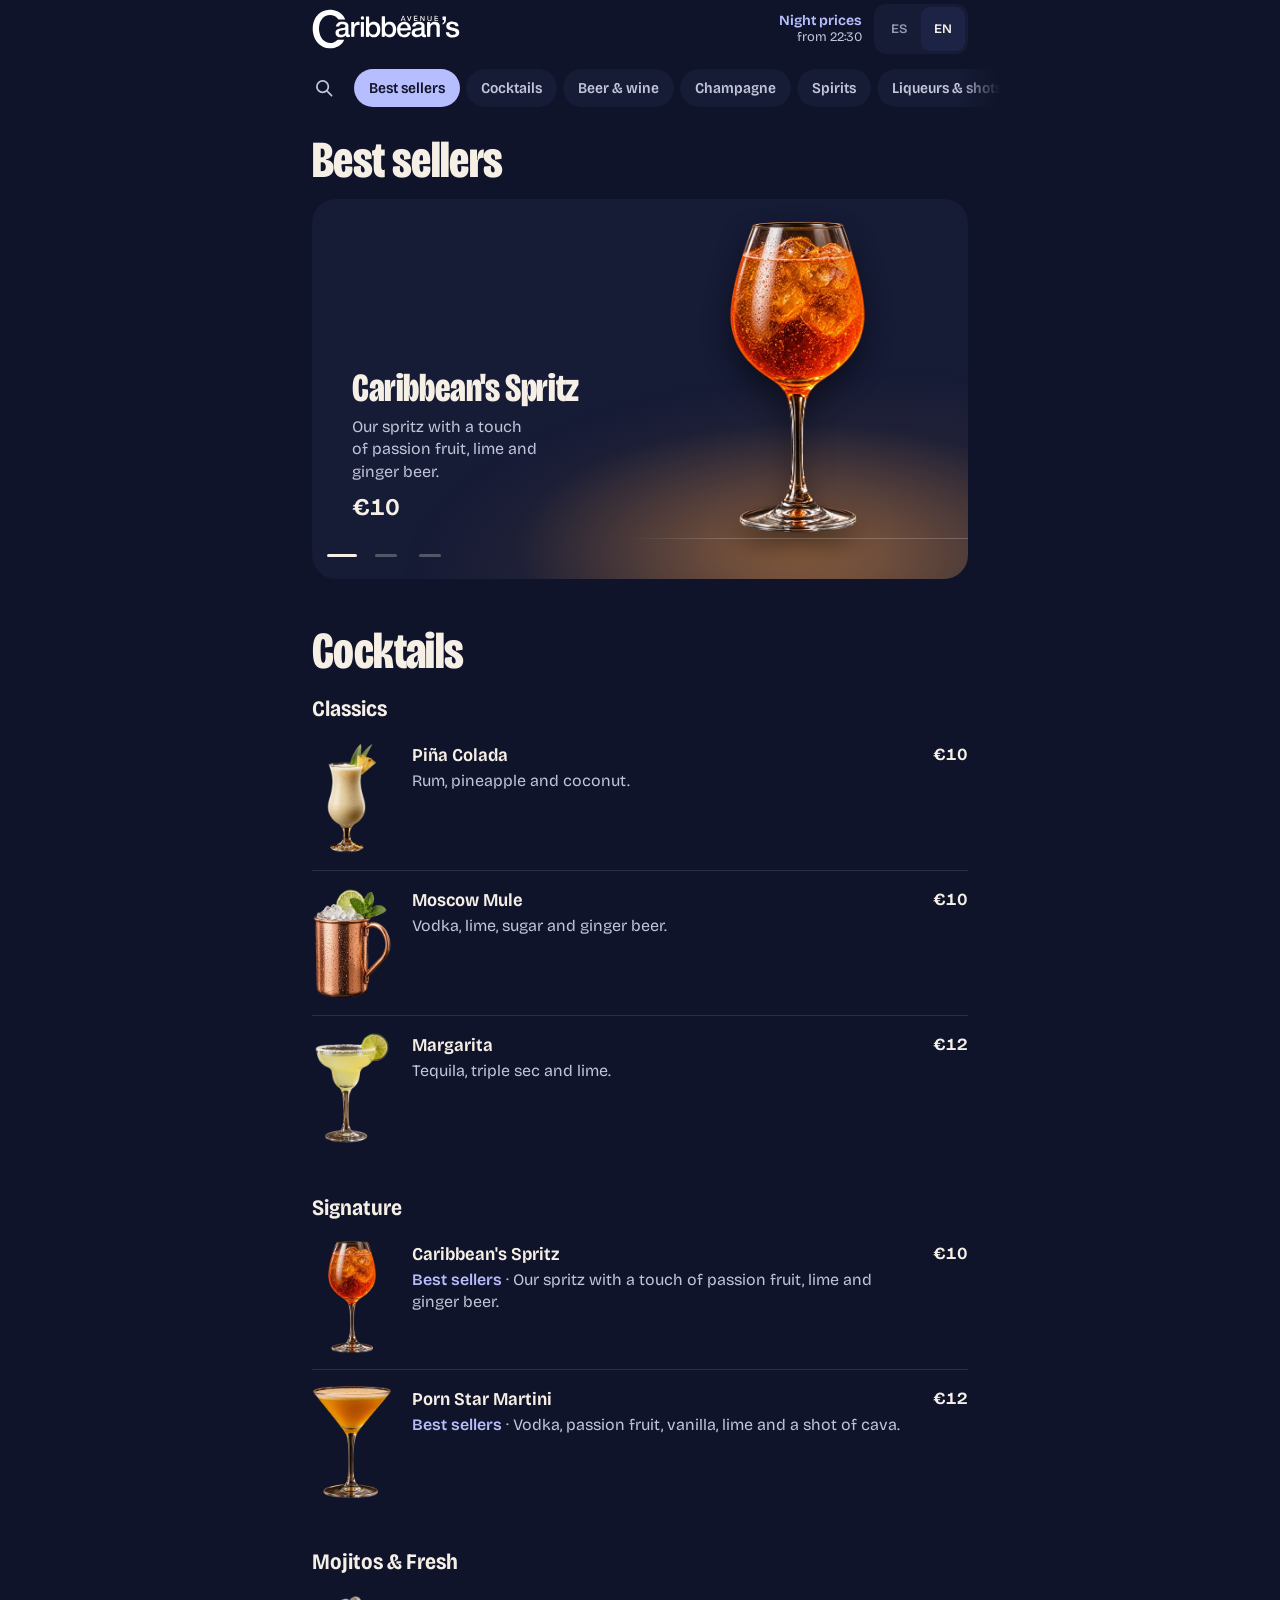
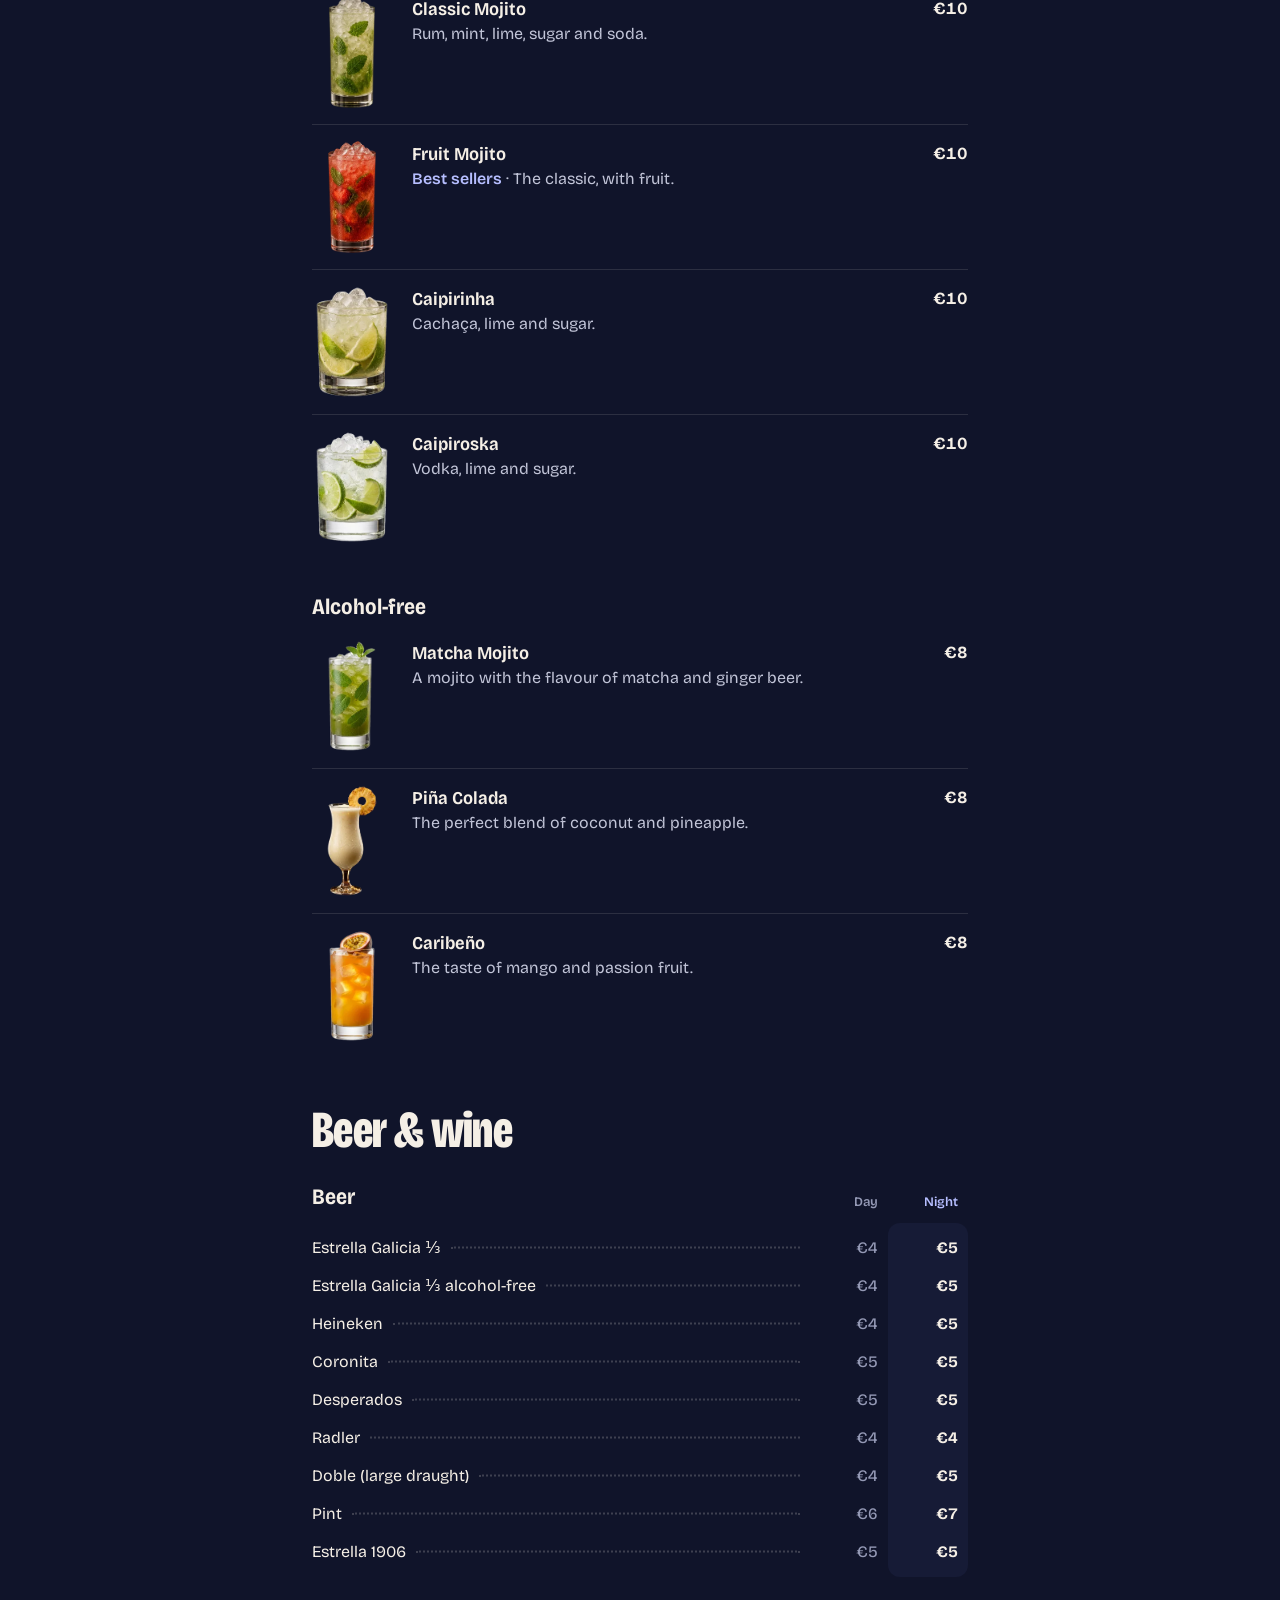
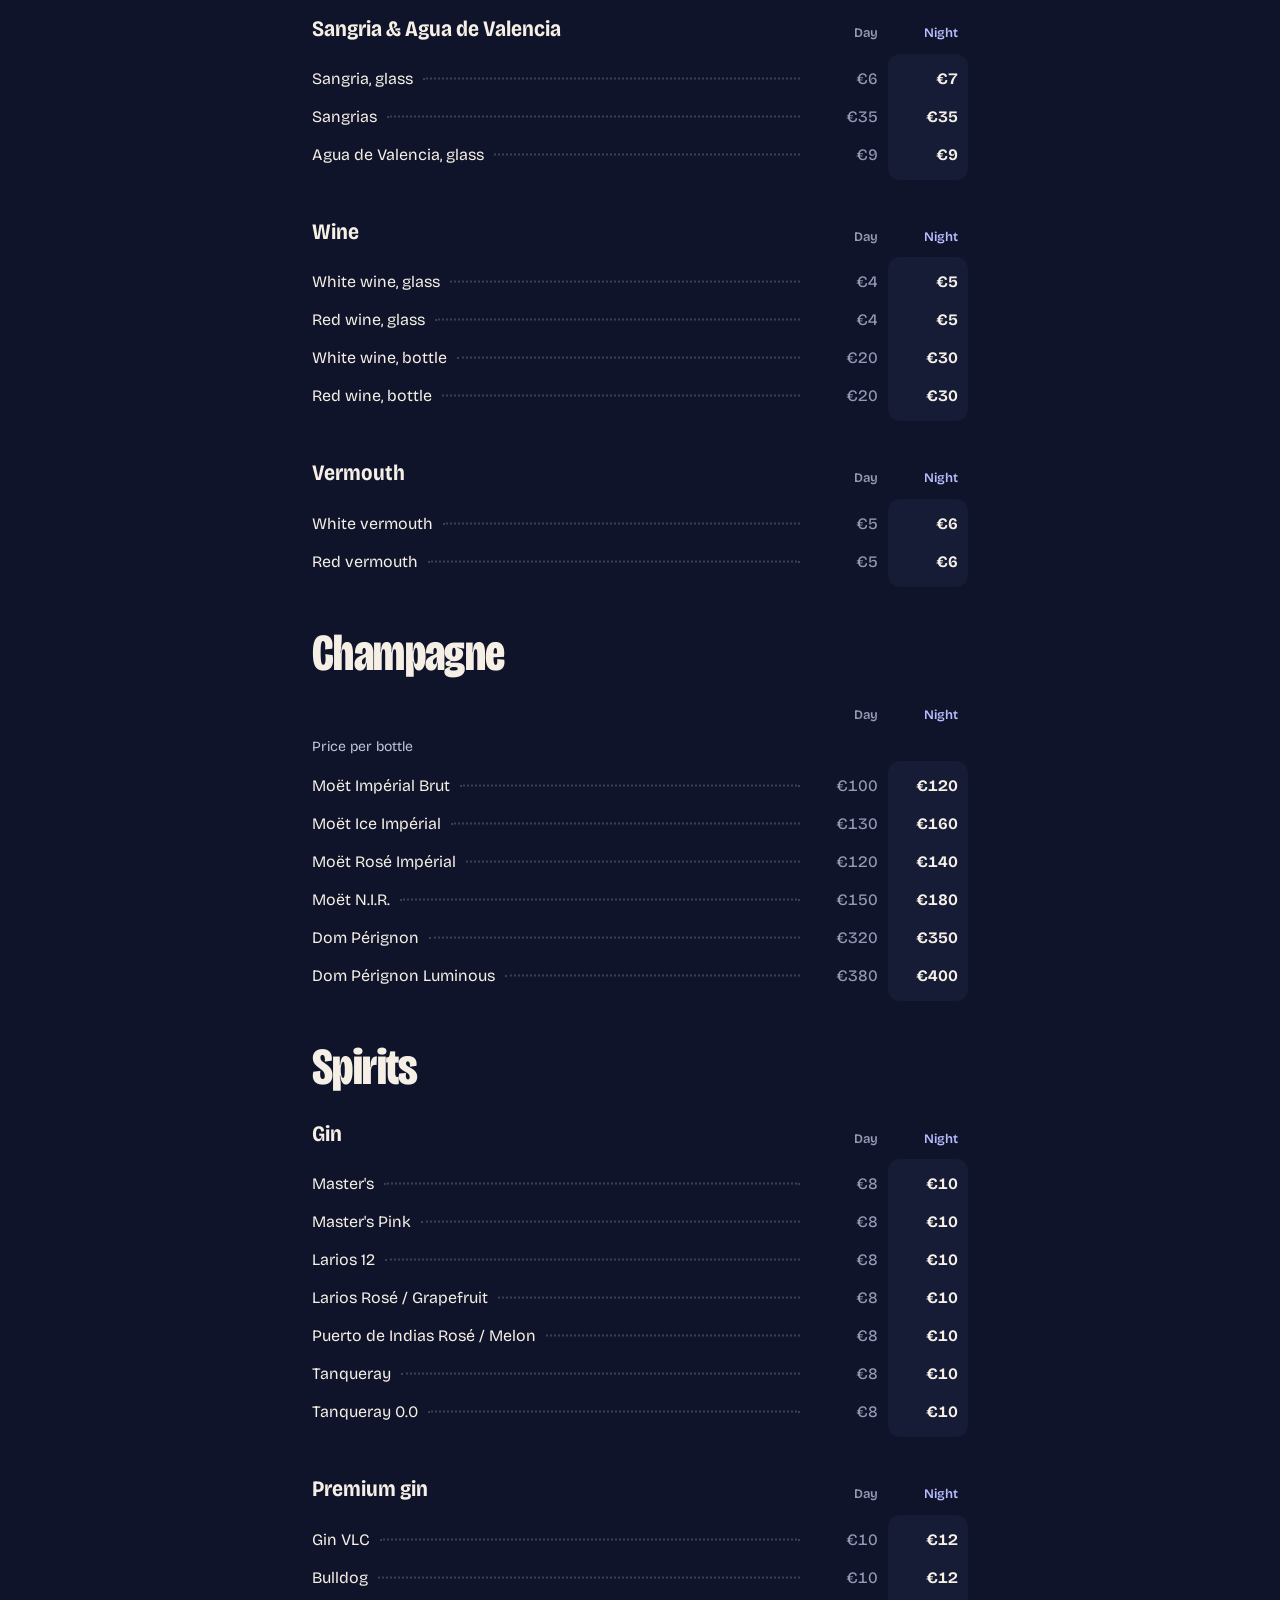
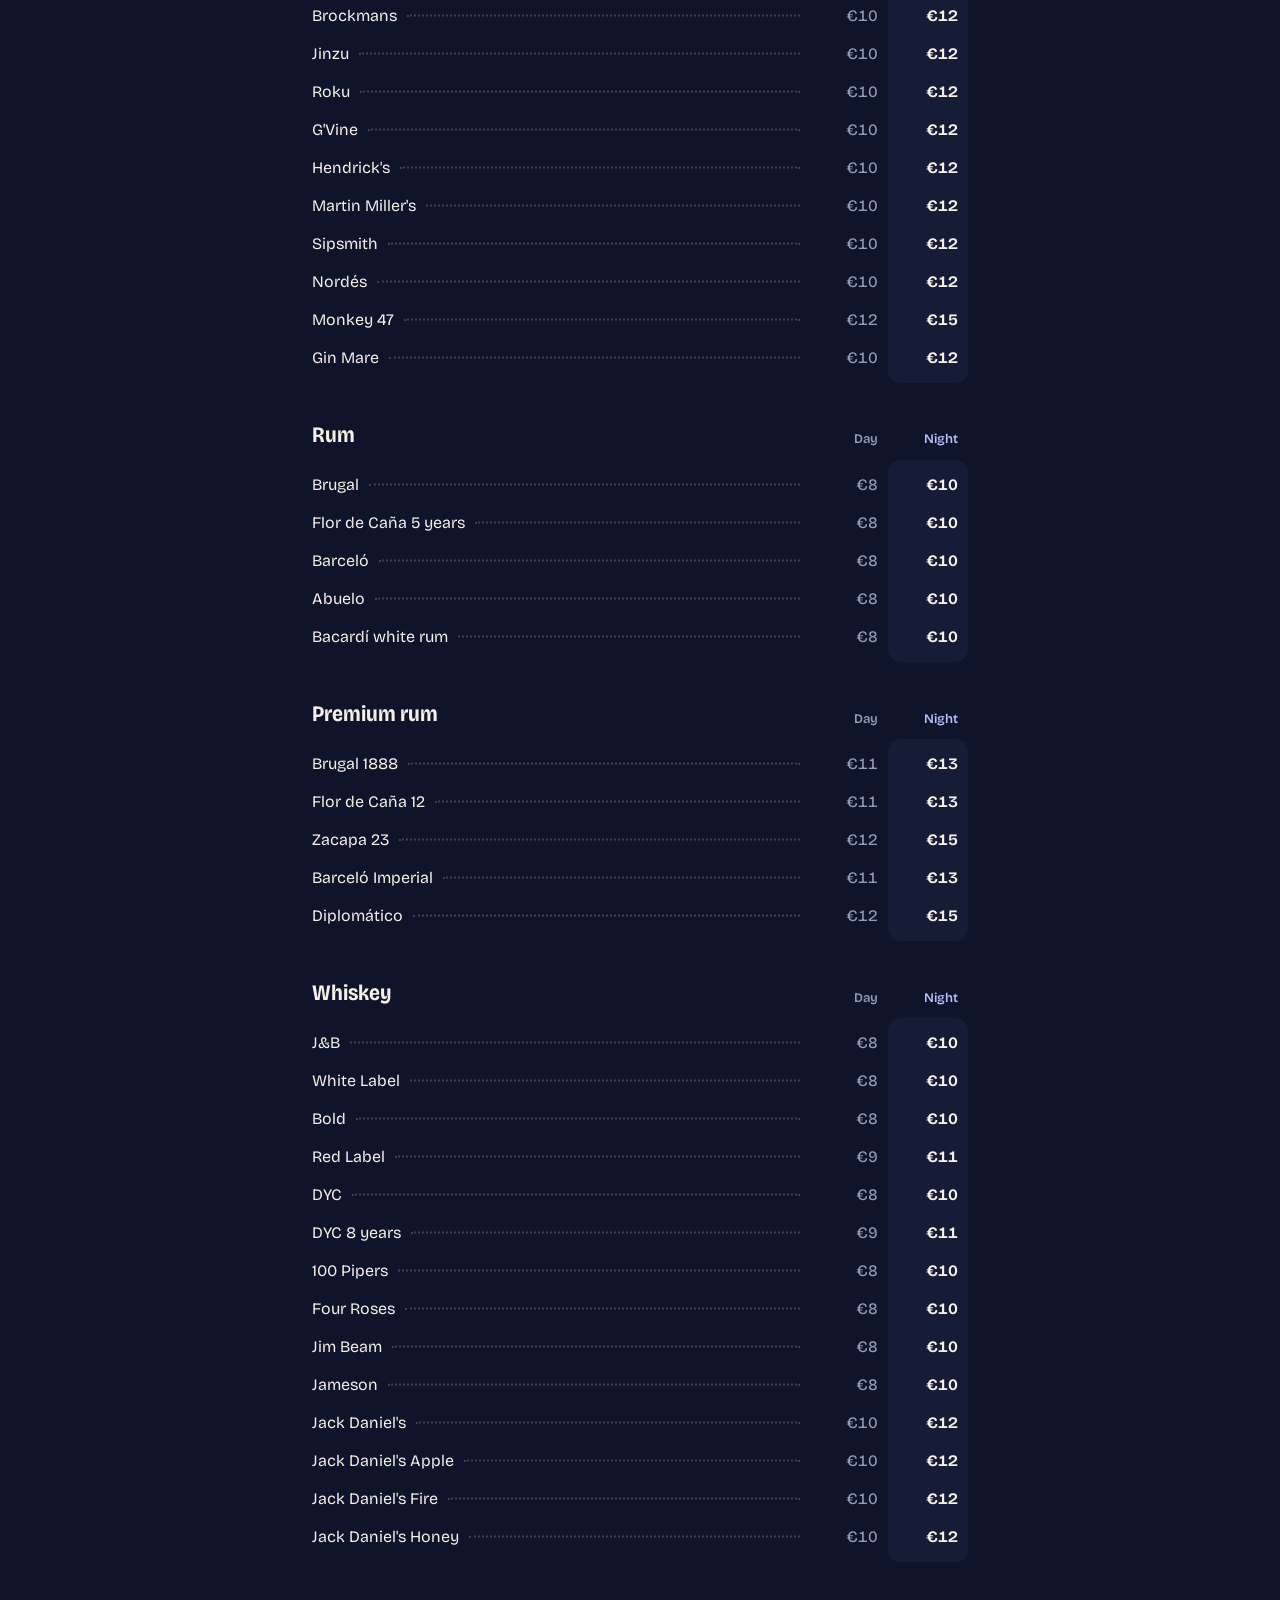
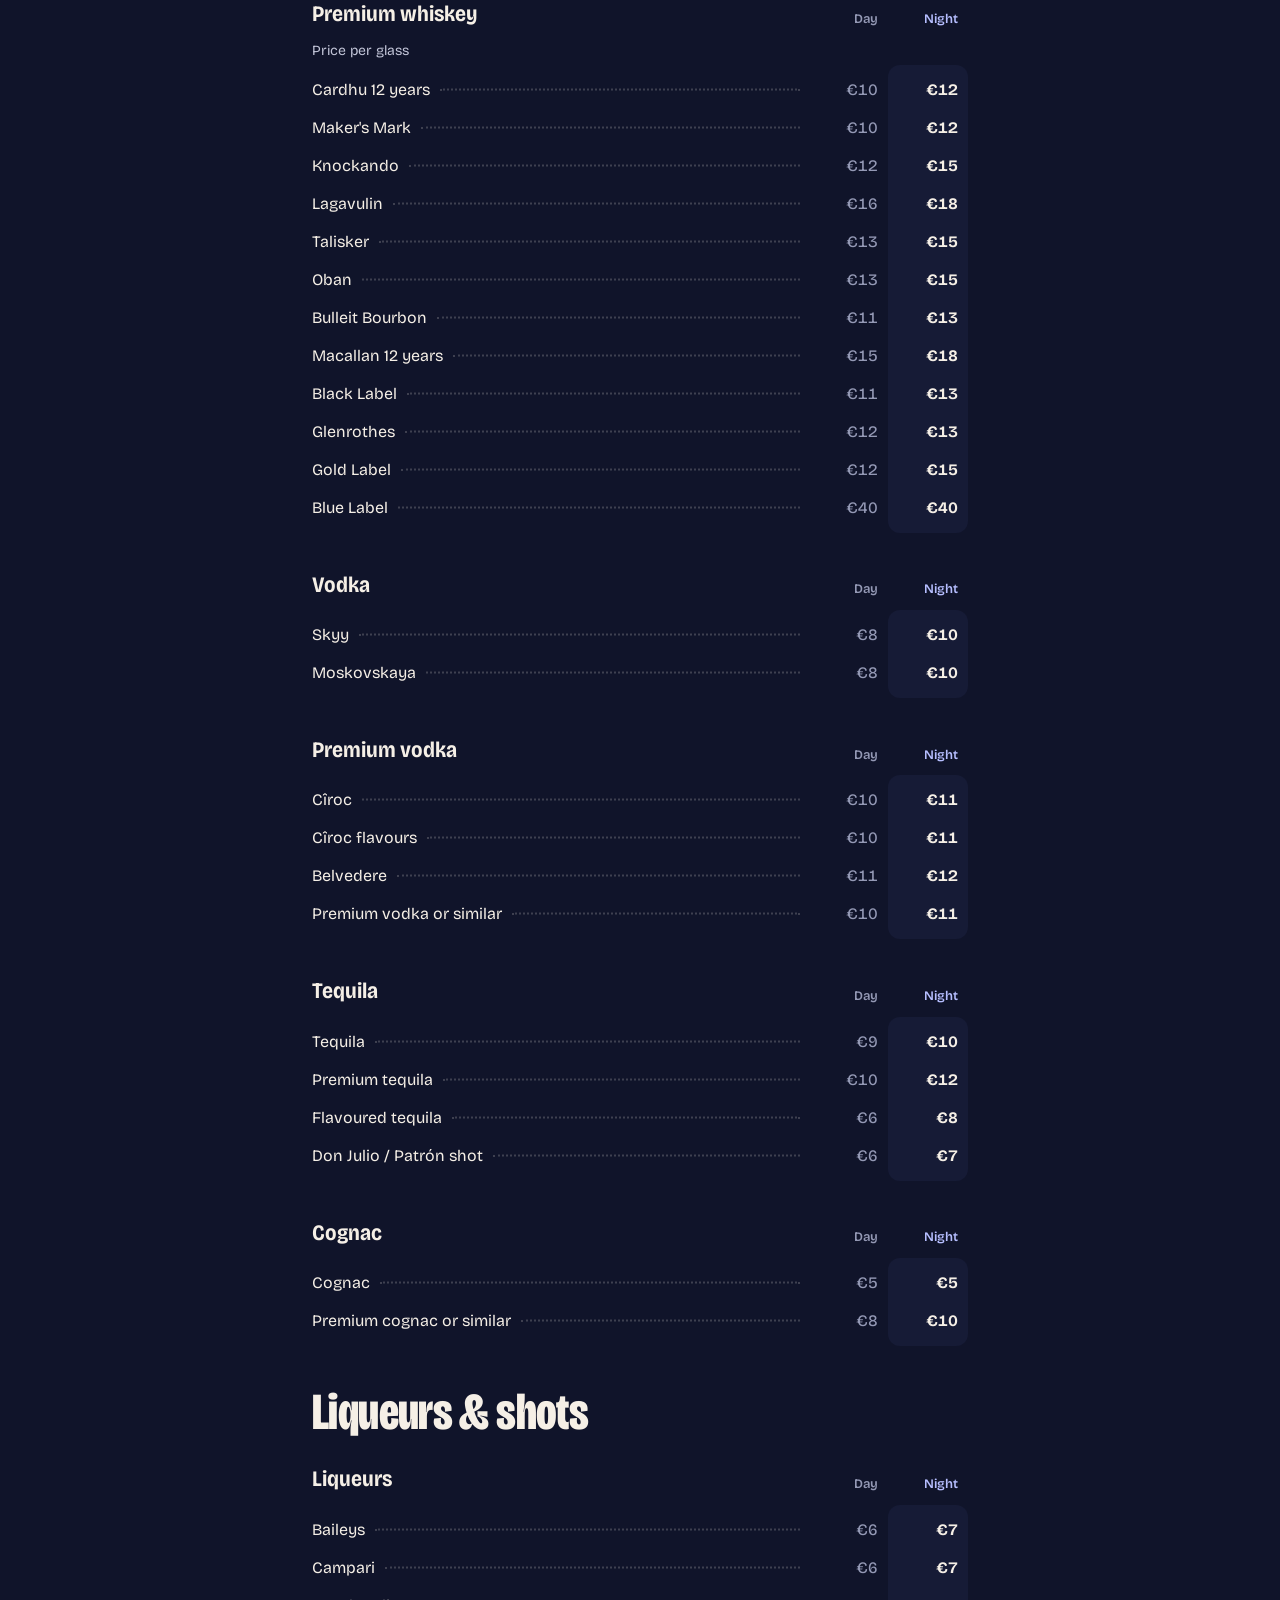
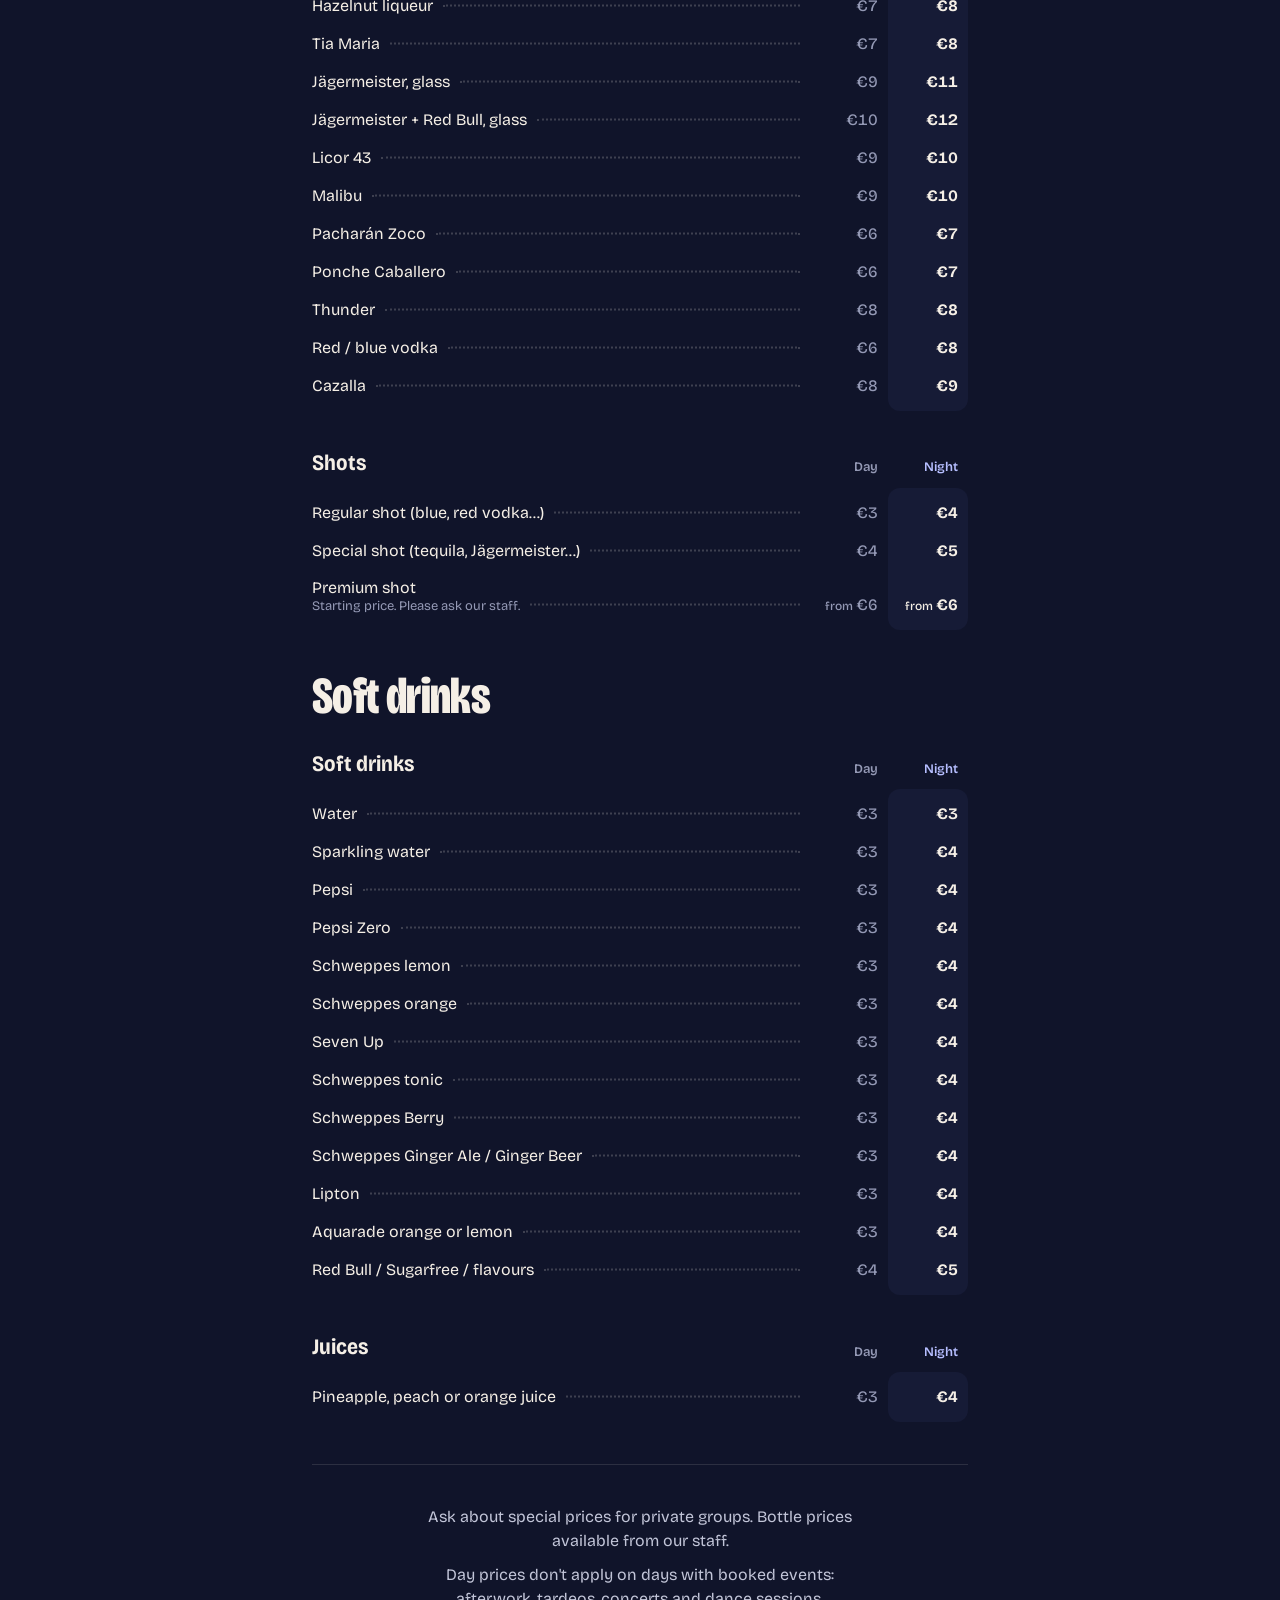
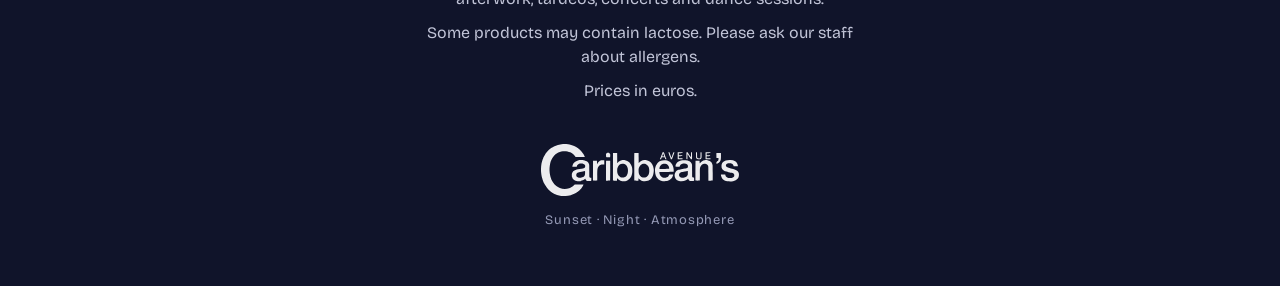
<file: index.html>
<!doctype html>
<html lang="es" data-tarifa="tarde">
  <head>
    <meta charset="utf-8">
    <meta name="viewport" content="width=device-width, initial-scale=1, viewport-fit=cover">
    <meta name="theme-color" content="#10142a">
    <meta name="color-scheme" content="dark">
    <meta name="description" content="Carta de Caribbean's Avenue: cócteles, copas y bebidas con precios de tarde y de noche.">
    <title>Caribbean's Avenue · Carta</title>
    <link rel="icon" href="assets/brand/caribbeans-logo-white.svg" type="image/svg+xml">
    <link rel="preload" href="assets/fonts/bricolage-latin.woff2" as="font" type="font/woff2" crossorigin>
    <link rel="preload" href="assets/cocktails/caribbeans-spritz-720.webp" as="image">
    <link rel="stylesheet" href="carta/carta.css?v=4">
    <script type="module" src="carta/app.js?v=4"></script>
  </head>
  <body>
    <header class="bar">
      <a class="brand" href="#"><img src="assets/brand/caribbeans-logo-white.svg" alt="Caribbean's Avenue" width="124" height="33"></a>
      <p class="tarifa" aria-live="polite"><span class="tarifa-name">Tarifa de tarde</span><span class="tarifa-when">hasta las 22:30</span></p>
      <div class="lang" role="group" aria-label="Idioma">
        <button type="button" data-lang="es" aria-pressed="true">ES</button>
        <button type="button" data-lang="en" aria-pressed="false">EN</button>
      </div>
    </header>

    <nav class="nav" aria-label="Secciones de la carta">
      <div class="nav-inner">
        <button type="button" class="nav-search" aria-label="Buscar en la carta" aria-expanded="false" aria-controls="buscar">
          <svg viewBox="0 0 24 24" width="22" height="22" aria-hidden="true"><circle cx="10.5" cy="10.5" r="6.25"/><path d="m15.25 15.25 5 5"/></svg>
        </button>
        <ol class="chips"></ol>
        <form class="search" id="buscar" role="search" hidden>
          <label class="search-field">
            <svg viewBox="0 0 24 24" width="18" height="18" aria-hidden="true"><circle cx="10.5" cy="10.5" r="6.25"/><path d="m15.25 15.25 5 5"/></svg>
            <input class="search-input" type="search" enterkeyhint="search" autocomplete="off" autocorrect="off" spellcheck="false" aria-label="Buscar en la carta" placeholder="Buscar bebida o ingrediente">
          </label>
          <button type="button" class="search-close">Cerrar</button>
        </form>
        <p class="search-status sr-only" aria-live="polite"></p>
      </div>
    </nav>

    <main id="carta">
      <noscript>
        <p class="noscript">Para ver la carta completa activa JavaScript, o abre la <a href="clasica.html">carta de cócteles</a>.</p>
      </noscript>
    </main>
  </body>
</html>
</file>
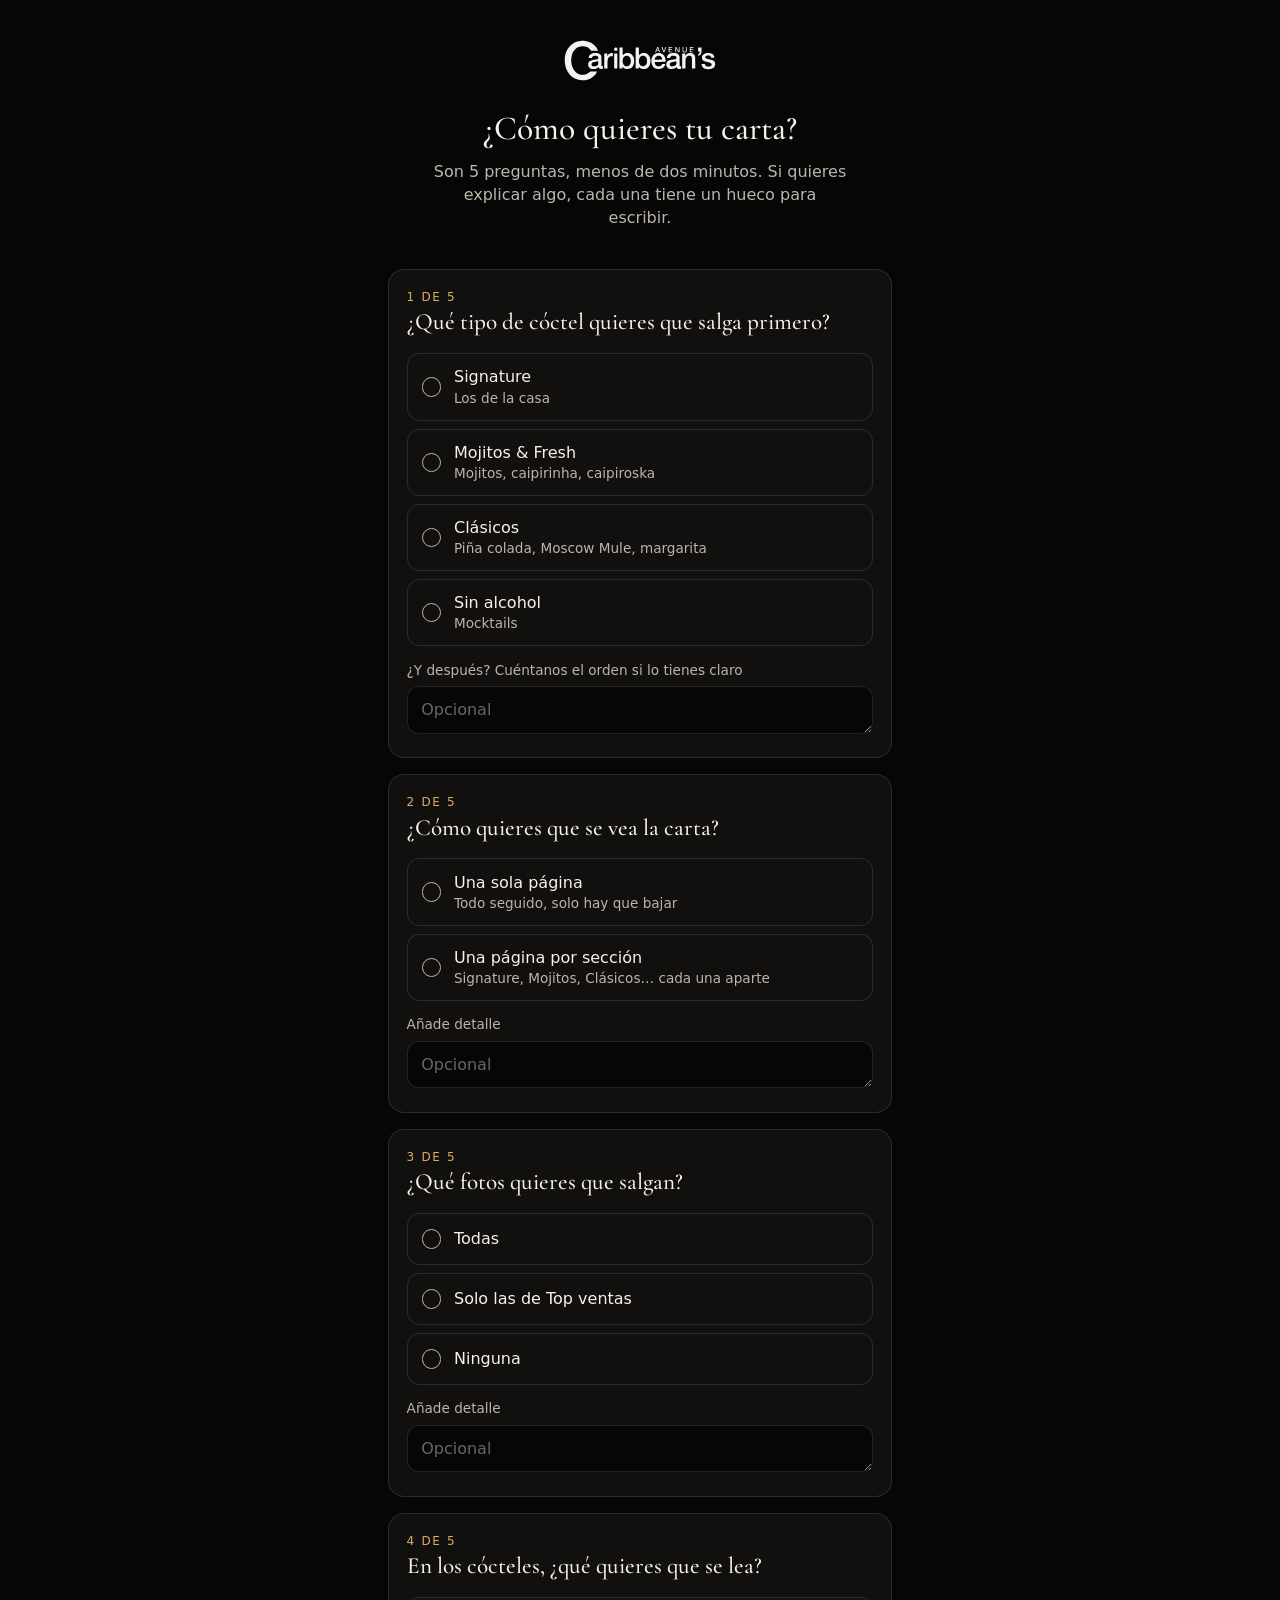
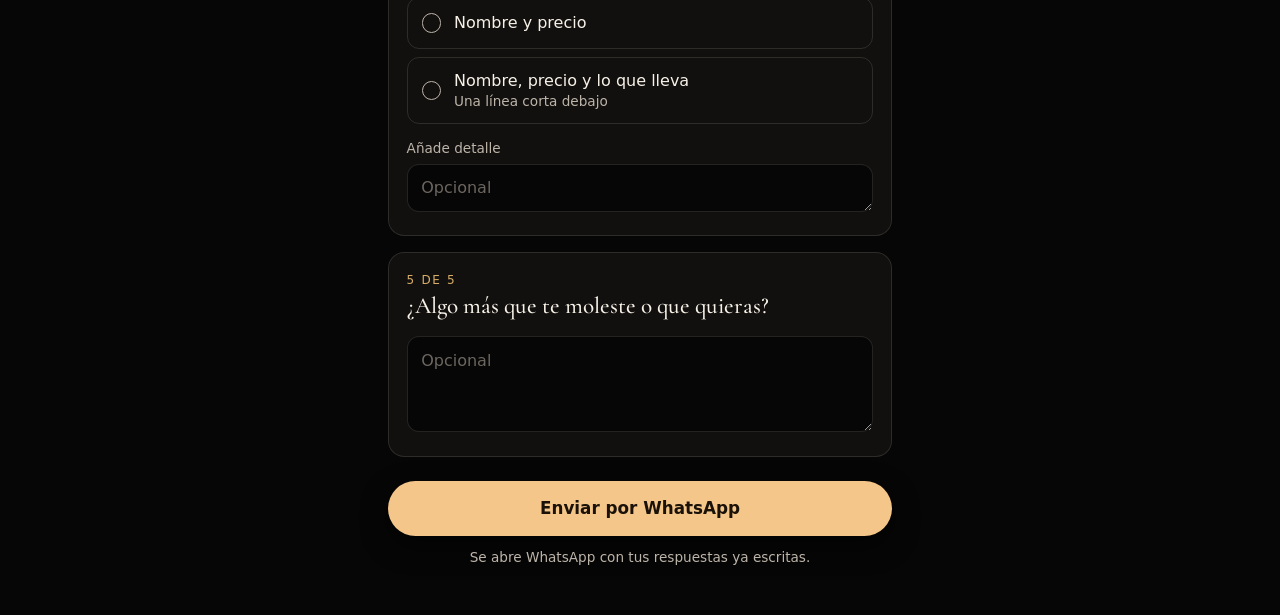
<file: formulario/index.html>
<!doctype html>
<html lang="es">
<head>
  <meta charset="utf-8">
  <meta name="viewport" content="width=device-width, initial-scale=1, viewport-fit=cover">
  <meta name="robots" content="noindex">
  <meta name="theme-color" content="#070606">
  <title>Tu carta · Caribbean's Avenue</title>
  <style>
    @font-face {
      font-family: "Cormorant Garamond";
      src: url("../assets/fonts/cormorant.woff2") format("woff2");
      font-weight: 300 700;
      font-display: swap;
    }
    :root {
      --black: #070606;
      --card: #12100e;
      --line: rgba(247, 242, 232, 0.12);
      --paper: #f7f2e8;
      --muted: #bdb5aa;
      --gold: #d7ac67;
      --gold-bright: #f4c68a;
      --serif: "Cormorant Garamond", "Bodoni 72", Didot, Georgia, serif;
      --sans: ui-sans-serif, system-ui, -apple-system, BlinkMacSystemFont, "Segoe UI", Roboto, sans-serif;
      color-scheme: dark;
    }
    * { box-sizing: border-box; }
    html { -webkit-text-size-adjust: 100%; }
    body {
      margin: 0;
      background: var(--black);
      color: var(--paper);
      font-family: var(--sans);
      font-size: 16px;
      line-height: 1.45;
    }
    main {
      max-width: 34rem;
      margin: 0 auto;
      padding: calc(2.5rem + env(safe-area-inset-top)) 1.25rem calc(3rem + env(safe-area-inset-bottom));
    }
    header { text-align: center; margin-bottom: 2.5rem; }
    header img { width: 9.5rem; height: auto; opacity: 0.95; }
    h1 {
      font-family: var(--serif);
      font-weight: 500;
      font-size: 2.1rem;
      line-height: 1.1;
      margin: 1.5rem 0 0.75rem;
    }
    header p { color: var(--muted); margin: 0 auto; max-width: 26rem; }

    fieldset {
      border: 1px solid var(--line);
      border-radius: 1rem;
      background: var(--card);
      padding: 1.25rem 1.1rem 1.1rem;
      margin: 0 0 1rem;
    }
    legend {
      float: left;
      width: 100%;
      padding: 0;
      margin-bottom: 1rem;
      font-family: var(--serif);
      font-size: 1.45rem;
      font-weight: 500;
      line-height: 1.2;
    }
    legend .n {
      display: block;
      font-family: var(--sans);
      font-size: 0.75rem;
      letter-spacing: 0.14em;
      text-transform: uppercase;
      color: var(--gold);
      margin-bottom: 0.3rem;
    }
    .options { clear: both; display: grid; gap: 0.5rem; }
    .option {
      position: relative;
      display: flex;
      align-items: center;
      gap: 0.8rem;
      min-height: 3.25rem;
      padding: 0.7rem 0.9rem;
      border: 1px solid var(--line);
      border-radius: 0.75rem;
      cursor: pointer;
      transition: border-color 0.15s, background-color 0.15s;
      -webkit-tap-highlight-color: transparent;
    }
    .option input {
      appearance: none;
      flex: none;
      width: 1.2rem;
      height: 1.2rem;
      margin: 0;
      border: 1.5px solid var(--muted);
      border-radius: 50%;
      display: grid;
      place-content: center;
    }
    .option input::after {
      content: "";
      width: 0.6rem;
      height: 0.6rem;
      border-radius: 50%;
      background: var(--gold-bright);
      transform: scale(0);
      transition: transform 0.15s;
    }
    .option input:checked { border-color: var(--gold-bright); }
    .option input:checked::after { transform: scale(1); }
    .option:has(input:checked) {
      border-color: var(--gold);
      background: rgba(215, 172, 103, 0.08);
    }
    .option input:focus-visible { outline: 2px solid var(--gold-bright); outline-offset: 3px; }
    .option small { display: block; color: var(--muted); font-size: 0.85rem; }

    .note { clear: both; margin-top: 0.9rem; }
    .note label {
      display: block;
      font-size: 0.85rem;
      color: var(--muted);
      margin-bottom: 0.35rem;
    }
    textarea {
      width: 100%;
      min-height: 2.9rem;
      padding: 0.7rem 0.85rem;
      border: 1px solid var(--line);
      border-radius: 0.75rem;
      background: var(--black);
      color: var(--paper);
      font: inherit;
      resize: vertical;
      field-sizing: content;
    }
    textarea:focus { outline: none; border-color: var(--gold); }
    textarea::placeholder { color: rgba(189, 181, 170, 0.55); }
    .free textarea { min-height: 6rem; }
    .sr {
      position: absolute !important;
      width: 1px; height: 1px;
      overflow: hidden;
      clip: rect(0 0 0 0);
      white-space: nowrap;
    }

    .send { margin-top: 1.5rem; }
    button {
      width: 100%;
      min-height: 3.4rem;
      border: 0;
      border-radius: 999px;
      background: var(--gold-bright);
      color: #1a1208;
      font: 600 1.05rem var(--sans);
      cursor: pointer;
      box-shadow: 0 0.6rem 1.6rem rgba(0, 0, 0, 0.55);
    }
    button:active { transform: translateY(1px); }
    .hint {
      text-align: center;
      color: var(--muted);
      font-size: 0.85rem;
      margin: 0.75rem 0 0;
    }
    .hint[data-state="error"] { color: var(--paper); }
  </style>
</head>
<body>
<main>
  <header>
    <img src="../assets/brand/caribbeans-logo-white.svg" alt="Caribbean's Avenue">
    <h1>¿Cómo quieres tu carta?</h1>
    <p>Son 5 preguntas, menos de dos minutos. Si quieres explicar algo, cada una tiene un hueco para escribir.</p>
  </header>

  <form id="form" novalidate>
    <fieldset data-q="primero">
      <legend><span class="n">1 de 5</span>¿Qué tipo de cóctel quieres que salga primero?</legend>
      <div class="options">
        <label class="option"><input type="radio" name="primero" value="Signature">
          <span>Signature<small>Los de la casa</small></span></label>
        <label class="option"><input type="radio" name="primero" value="Mojitos &amp; Fresh">
          <span>Mojitos &amp; Fresh<small>Mojitos, caipirinha, caipiroska</small></span></label>
        <label class="option"><input type="radio" name="primero" value="Clásicos">
          <span>Clásicos<small>Piña colada, Moscow Mule, margarita</small></span></label>
        <label class="option"><input type="radio" name="primero" value="Sin alcohol">
          <span>Sin alcohol<small>Mocktails</small></span></label>
      </div>
      <div class="note">
        <label for="primero-nota">¿Y después? Cuéntanos el orden si lo tienes claro</label>
        <textarea id="primero-nota" name="primero-nota" rows="1" placeholder="Opcional"></textarea>
      </div>
    </fieldset>

    <fieldset data-q="paginas">
      <legend><span class="n">2 de 5</span>¿Cómo quieres que se vea la carta?</legend>
      <div class="options">
        <label class="option"><input type="radio" name="paginas" value="Una sola página, todo seguido">
          <span>Una sola página<small>Todo seguido, solo hay que bajar</small></span></label>
        <label class="option"><input type="radio" name="paginas" value="Una página por sección">
          <span>Una página por sección<small>Signature, Mojitos, Clásicos… cada una aparte</small></span></label>
      </div>
      <div class="note">
        <label for="paginas-nota">Añade detalle</label>
        <textarea id="paginas-nota" name="paginas-nota" rows="1" placeholder="Opcional"></textarea>
      </div>
    </fieldset>

    <fieldset data-q="fotos">
      <legend><span class="n">3 de 5</span>¿Qué fotos quieres que salgan?</legend>
      <div class="options">
        <label class="option"><input type="radio" name="fotos" value="Todas"> Todas</label>
        <label class="option"><input type="radio" name="fotos" value="Solo las de Top ventas"> Solo las de Top ventas</label>
        <label class="option"><input type="radio" name="fotos" value="Ninguna"> Ninguna</label>
      </div>
      <div class="note">
        <label for="fotos-nota">Añade detalle</label>
        <textarea id="fotos-nota" name="fotos-nota" rows="1" placeholder="Opcional"></textarea>
      </div>
    </fieldset>

    <fieldset data-q="coctel">
      <legend><span class="n">4 de 5</span>En los cócteles, ¿qué quieres que se lea?</legend>
      <div class="options">
        <label class="option"><input type="radio" name="coctel" value="Nombre y precio"> Nombre y precio</label>
        <label class="option"><input type="radio" name="coctel" value="Nombre, precio y una línea con lo que lleva">
          <span>Nombre, precio y lo que lleva<small>Una línea corta debajo</small></span></label>
      </div>
      <div class="note">
        <label for="coctel-nota">Añade detalle</label>
        <textarea id="coctel-nota" name="coctel-nota" rows="1" placeholder="Opcional"></textarea>
      </div>
    </fieldset>


    <fieldset data-q="otros" class="free">
      <legend><span class="n">5 de 5</span>¿Algo más que te moleste o que quieras?</legend>
      <div class="note">
        <label for="otros" class="sr">Escribe lo que quieras</label>
        <textarea id="otros" name="otros" rows="3" placeholder="Opcional"></textarea>
      </div>
    </fieldset>

    <div class="send">
      <button type="submit">Enviar por WhatsApp</button>
    </div>
    <p class="hint" id="hint" aria-live="polite">Se abre WhatsApp con tus respuestas ya escritas.</p>
  </form>
</main>

<script>
  // Número al que llegan las respuestas (formato internacional, sin + ni espacios).
  const PHONE = "34744481975";

  const QUESTIONS = [
    ["primero", "1. Primero en la carta"],
    ["paginas", "2. Cómo se ve"],
    ["fotos", "3. Fotos"],
    ["coctel", "4. En los cócteles"],
  ];
  const STORE = "ca-formulario-carta";
  const form = document.getElementById("form");
  const hint = document.getElementById("hint");

  // Guarda lo que va marcando por si cierra la pestaña a medias.
  try {
    const saved = JSON.parse(localStorage.getItem(STORE) || "{}");
    for (const [name, value] of Object.entries(saved)) {
      const field = form.elements[name];
      if (field) field.value = value;
    }
  } catch {}
  form.addEventListener("input", () => {
    try { localStorage.setItem(STORE, JSON.stringify(Object.fromEntries(new FormData(form)))); } catch {}
  });

  form.addEventListener("submit", (event) => {
    event.preventDefault();
    const data = new FormData(form);
    const val = (name) => (data.get(name) || "").toString().trim();

    const lines = ["Hola Alejandro, esto es lo que quiero para la carta:", ""];
    let answered = 0;
    for (const [name, title] of QUESTIONS) {
      const choice = val(name);
      const note = val(name + "-nota");
      if (choice || note) answered++;
      lines.push(`*${title}:* ${choice || "—"}`);
      if (note) lines.push(`   ${note}`);
    }
    const otros = val("otros");
    if (otros) { answered++; lines.push("", "*5. Algo más:*", otros); }

    if (!answered) {
      hint.dataset.state = "error";
      hint.textContent = "Marca al menos una respuesta antes de enviar.";
      return;
    }
    hint.dataset.state = "";
    hint.textContent = "Se abre WhatsApp con tus respuestas ya escritas.";
    const text = encodeURIComponent(lines.join("\n"));
    location.href = `https://wa.me/${PHONE}?text=${text}`;
  });
</script>
</body>
</html>
</file>
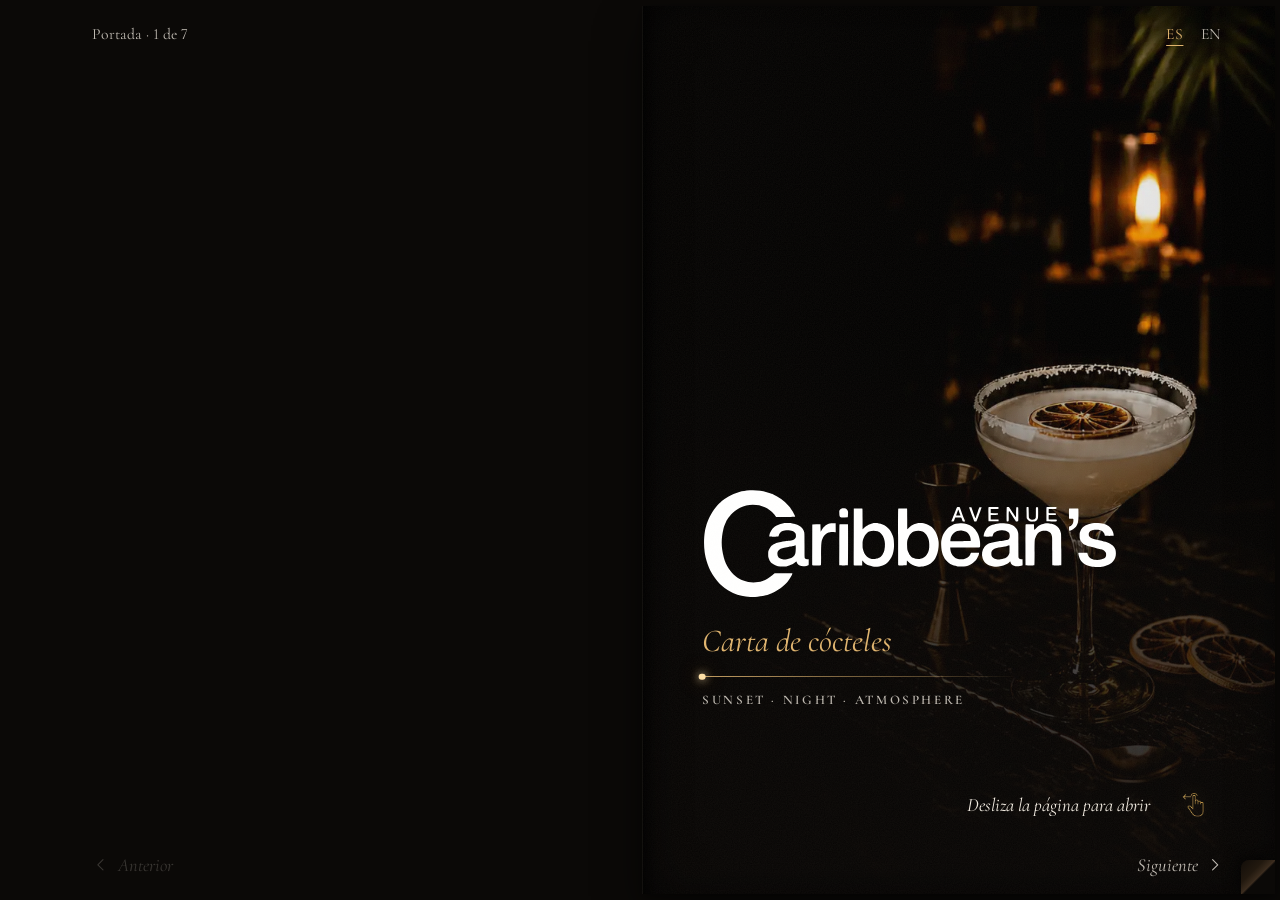
<file: libro/index.html>
<!doctype html>
<html lang="es">
  <head>
    <meta charset="utf-8">
    <meta name="viewport" content="width=device-width, initial-scale=1, maximum-scale=1, user-scalable=no, viewport-fit=cover">
    <meta name="theme-color" content="#0d0b09">
    <meta name="robots" content="noindex">
    <meta name="description" content="Carta de cócteles de Caribbean's Avenue, en formato libro.">
    <title>Caribbean's Avenue · Carta</title>
    <link rel="icon" href="data:image/svg+xml,%3Csvg xmlns='http://www.w3.org/2000/svg' viewBox='0 0 32 32'%3E%3Crect width='32' height='32' rx='7' fill='%23070606'/%3E%3Cg fill='none' stroke='%23d7ac67' stroke-width='2' stroke-linecap='round'%3E%3Cpath d='M16 26V12'/%3E%3Cpath d='M16 13c-5 1-7 4-8 8M16 13c5 1 7 4 8 8M16 12c-3-3-6-4-9-3M16 12c3-3 6-4 9-3M16 12c-1-4 0-6 2-8'/%3E%3C/g%3E%3C/svg%3E">
    <!-- Brand intro: decided before first paint, so it never flashes when skipped. -->
    <script>
      (function () {
        var seen = false;
        try { seen = sessionStorage.getItem("ed-intro-seen") === "1"; } catch (e) {}
        if (/[?&]intro=0(&|$)/.test(location.search)) seen = true;
        if (/[?&]intro=(1|debug)(&|$)/.test(location.search)) seen = false;
        document.documentElement.classList.add(seen ? "no-intro" : "intro-active");
      })();
    </script>
    <style>
      /* Critical intro styles, inline so the logo draws on the very first paint. */
      @property --sweep { syntax: "<angle>"; inherits: false; initial-value: 0deg; }
      .intro { display: none; }
      .intro-active .intro { position: fixed; inset: 0; z-index: 100; display: grid; place-items: center; }
      .intro-veil { position: absolute; inset: 0; background: #0b0907; }
      .intro.is-opening .intro-veil {
        -webkit-mask: radial-gradient(circle var(--hr, 0px) at var(--hx, 50%) var(--hy, 50%), transparent calc(100% - 1.5px), #000 100%);
        mask: radial-gradient(circle var(--hr, 0px) at var(--hx, 50%) var(--hy, 50%), transparent calc(100% - 1.5px), #000 100%);
      }
      .intro-logo { position: relative; width: min(78vw, 23rem); aspect-ratio: 1042 / 278; margin-top: -9vh; }
      .intro-logo svg { position: absolute; inset: 0; width: 100%; height: 100%; overflow: visible; }
      /* 1. the ring of the C is drawn from the cut of the C, round, back to it */
      .intro-active .intro-ring {
        -webkit-mask-image: conic-gradient(from 118deg at 13.31% 50%, #000 calc(var(--sweep) - 10deg), transparent var(--sweep));
        mask-image: conic-gradient(from 118deg at 13.31% 50%, #000 calc(var(--sweep) - 10deg), transparent var(--sweep));
        animation: intro-sweep 480ms cubic-bezier(0.33, 0, 0.2, 1) 50ms both;
      }
      /* 2. the word rises letter by letter out of its own baseline */
      .intro-word { clip-path: inset(-20% 0 28.6% 0); }
      .intro-word path { transform-box: fill-box; transform: translateY(112%); animation: intro-rise 360ms cubic-bezier(0.215, 0.61, 0.355, 1) both; animation-delay: calc(110ms + var(--i, 0) * 24ms); }
      .intro-word .intro-accent { opacity: 0; transform: translateY(-80%); animation: intro-accent 260ms cubic-bezier(0.215, 0.61, 0.355, 1) 420ms both; }
      /* 3. AVENUE is uncovered left to right, like light along a sign */
      .intro-avenue { clip-path: inset(-20% 40.2% -20% 0); animation: intro-wipe 360ms cubic-bezier(0.215, 0.61, 0.355, 1) 280ms both; }
      /* the edge of the aperture catches the light, then the light is just the room */
      .intro-rim { position: absolute; inset: 0; width: 100%; height: 100%; pointer-events: none; overflow: visible; }
      .intro-rim circle { fill: none; stroke: #d7ac67; stroke-width: 1.5; opacity: 0; }
      .intro-status { position: absolute; left: 1.5rem; right: 1.5rem; top: calc(50% + 4.5rem); margin: 0; color: rgba(243, 236, 224, 0.62); font: 500 0.82rem/1.5 ui-sans-serif, system-ui, -apple-system, "Segoe UI", Roboto, sans-serif; text-align: center; opacity: 0; transition: opacity 400ms ease; }
      .intro.is-waiting .intro-status { opacity: 1; }
      .intro-status a { color: #d7ac67; }
      .intro-active .cover-logo, .intro-active .cover-sub, .intro-active .cover-tagline, .intro-active .cover-hint { opacity: 0; }
      @keyframes intro-sweep { from { --sweep: 0deg; } to { --sweep: 372deg; } }
      @keyframes intro-rise { to { transform: none; } }
      @keyframes intro-accent { to { opacity: 1; transform: none; } }
      @keyframes intro-wipe { to { clip-path: inset(-20% 0 -20% 0); } }
      @media (prefers-reduced-motion: reduce) {
        .intro-active .intro * { animation: none !important; }
        .intro-active .intro-ring { -webkit-mask-image: none; mask-image: none; }
        .intro-word, .intro-avenue { clip-path: none; }
        .intro-word path, .intro-word .intro-accent { opacity: 1; transform: none; }
      }
    </style>
    <link rel="preload" href="../assets/fonts/cormorant.woff2" as="font" type="font/woff2" crossorigin>
    <link rel="preload" href="../assets/fonts/cormorant-italic.woff2" as="font" type="font/woff2" crossorigin>
    <link rel="preload" as="image" href="../assets/img/portada-828.webp" imagesrcset="../assets/img/portada-540.webp 540w, ../assets/img/portada-828.webp 828w" imagesizes="100vw" fetchpriority="high">
    <!-- fetch the whole module graph in parallel instead of import-by-import (matters on 3G) -->
    <link rel="modulepreload" href="js/main.js">
    <link rel="modulepreload" href="js/config.js">
    <link rel="modulepreload" href="js/data-adapter.js">
    <link rel="modulepreload" href="js/motion.js">
    <link rel="modulepreload" href="js/text-motion.js">
    <link rel="modulepreload" href="js/editorial-pages.js">
    <link rel="modulepreload" href="js/book-engine.js">
    <link rel="modulepreload" href="js/product-detail.js">
    <link rel="modulepreload" href="js/shared-transition.js">
    <link rel="modulepreload" href="../data/carta.js">
    <link rel="stylesheet" href="css/tokens.css">
    <link rel="stylesheet" href="themes/caribbeans-avenue.css">
    <link rel="stylesheet" href="css/editorial.css">
  </head>
  <body>
    <!-- Brand intro (once per session). Paths: assets/brand/caribbeans-logo.svg, split in three layers. -->
    <div class="intro" id="intro" aria-hidden="true">
      <div class="intro-veil"></div>
      <svg class="intro-rim" aria-hidden="true" focusable="false"><circle cx="0" cy="0" r="0"/></svg>
      <div class="intro-logo" id="introLogo">
        <svg class="intro-ring" viewBox="0 0 1042 278" focusable="false"><g fill="#fff" fill-rule="evenodd"><path d="M120.8 272.8C106.3 272.1 91.4 268.8 79.1 263.4C74.7 261.4 66.7 257.1 62.2 254.2C55.7 250 45.1 240.9 40.3 235.3C33.8 227.8 25.9 216.4 22.1 209C20 204.9 19.3 203.4 16.8 197.7C15.7 195.3 11.5 183 10.5 179.2C9.2 174.5 7.4 165.6 6.7 160.7C4.3 144.2 4.6 122.9 7.5 107C9 98.8 13.2 85 15.9 79.4C16.7 77.6 18.5 74 19.7 71.4C23.3 63.8 29.5 53.9 33.6 49.3C43.8 37.4 49.3 32.4 60.4 25C69 19.3 75.9 15.9 86.2 12.4C97.1 8.7 102 7.5 112.3 6.3C123.7 5 134.9 5.1 145.9 6.7C155.3 8 169.4 12 177.6 15.5C191.9 21.7 205.6 31.7 216.1 43.7C220.8 48.9 221.8 50.2 225.1 55.5C228.6 60.9 231.6 66.6 232.7 69.8C233.4 71.7 233.4 72.1 233 72.3C232.7 72.5 222.8 72.7 209.1 72.7L185.7 72.7L183.4 69.2C178.3 61.8 167 52.6 157.6 48.2C148.2 43.8 138.9 41.9 127.3 41.9C115.6 41.9 105.5 44.3 95.2 49.3C87.2 53.2 76.9 61.1 72.2 67C64 77.3 62.4 79.8 59.3 87C58.9 87.8 58.5 88.8 58.3 89.2C55.6 95.3 54.7 98.1 53.2 104.8C49.3 122.3 48.4 137.4 50.4 153C50.9 157.7 53.2 168.8 54.8 174.5C59.8 193 70.8 210 85 221.4C90.5 225.8 95.8 228.8 103.3 231.8C118 237.6 136.4 238 151.7 232.8C160.3 229.9 169.8 224.2 176.7 217.8C178.8 215.9 180.8 214.2 181.2 214C182 213.7 191.9 213.6 212.6 213.6C224.3 213.7 226.4 213.7 226.5 214.1C226.8 214.8 224.1 220.1 220.8 225.5C216.5 232.6 211.9 238 204.8 244.4C198.9 249.9 194.2 253.2 188.5 256.3C188 256.6 185.8 257.8 183.7 259.1C177.7 262.5 166.3 267.1 159.9 268.7C149.4 271.1 141.7 272.3 133 272.7C129.1 272.8 125.2 273 124.5 272.9C123.8 272.9 122.1 272.8 120.8 272.8Z"/></g></svg>
        <svg class="intro-word" viewBox="0 0 1042 278" focusable="false"><g fill="#fff" fill-rule="evenodd"><path style="--i:0" d="M195.7 196.8C188.8 196 180.5 192.8 176 189.2C173.5 187.3 170.6 183.9 169.2 181.3C168.6 180.1 167.5 177.5 166.9 175.5C165.9 171.9 165.8 171.7 165.8 165.7C165.8 160.1 165.9 159.3 166.6 157.1C167.8 153.5 169.2 150.8 171.2 148.1C173.5 145.1 175.8 143.4 181.2 140.5C188.2 136.8 191.6 135.9 207.7 133.5C212.4 132.8 215.6 132.4 217.8 132.2C220.9 131.9 225.6 131 227.9 130.3C231.7 129.1 234.3 126.7 235 123.6C235.5 121.5 235.3 116.3 234.6 114.6C233.5 112 230.4 109.4 226.6 107.9C219.9 105.3 207.6 105.4 201.7 108C196.7 110.3 192.8 114.8 192.2 119.2C191.7 122.2 192.4 122 179.8 122C173.7 122 168.6 121.9 168.5 121.7C168.2 121.2 169.3 115.6 170.3 113C172.2 107.7 174.9 103.5 178.4 100.1C182.5 96.2 188.6 92.7 194.7 90.8C196.2 90.4 197.8 89.8 198.3 89.6C198.7 89.5 200.5 89 202.2 88.6C204.9 88.1 206.6 88 213.9 87.9C221.3 87.9 223 88 226.3 88.6C235.4 90.3 243 93.2 247.3 96.8C250.9 99.6 253.8 103.7 255.1 107.7C256.8 112.5 256.8 112.3 256.8 143.8C256.9 177.4 256.7 175.1 259.6 177.2C260.9 178.1 261.3 178.2 264.2 178.3L267.3 178.4L267.3 186C267.3 195 268 193.9 261.6 195.2C250.7 197.3 242.8 195.4 239.1 189.9C238.1 188.4 237.2 186.4 236.9 184.9C236.7 184.4 236.5 184 236.3 184C236.2 184 235.2 184.7 234.2 185.6C231.9 187.7 229.1 189.6 226.2 191.1C222.9 192.7 213.9 195.9 211.3 196.3C209.1 196.7 197.7 197 195.7 196.8ZM212.7 178.3C222.8 176.6 228.9 173.5 231.8 168.6C233.7 165.2 234.4 162.3 234.7 155.5C235.1 148.9 234.9 144 234.2 143.6C234 143.5 233.2 143.7 232.4 144.2C230.3 145.2 227.9 145.7 216 147.7C211.8 148.3 206.2 149.4 203.2 150C201.1 150.4 197.6 151.8 195.3 153.2C193.1 154.5 190.8 156.9 189.8 159C187.8 163.1 188.9 170.5 191.9 173.8C193.8 175.8 198.1 177.7 202.1 178.3C203.4 178.5 204.7 178.8 205 178.8C206.4 179.1 209.2 178.9 212.7 178.3Z"/><path style="--i:1" d="M276.1 193.6C276.1 193.3 276 170.2 276.1 142.2L276.2 91.2L286.4 91.1C294.5 91 296.7 91.1 296.7 91.4C296.7 91.6 296.8 95.8 297 100.7C297.1 106.2 297.3 109.5 297.5 109.5C297.7 109.5 298.6 108 299.5 106.1C301.5 102 302.9 100.2 306.1 97.1C310.5 92.9 314.2 90.7 319.2 89.1C322 88.3 322.6 88.2 328.5 88.2L334.8 88.2L334.9 99.6L335 111.1L333.4 110.9C329.5 110.4 323.6 110.3 321.1 110.6C315.3 111.5 312.5 113 308.3 117.1C305.5 119.9 304.5 121.3 302.6 125.3C298.8 133.3 298.4 138.1 298.3 174.2C298.3 188.5 298.2 193.3 297.9 193.6C297.3 194.2 276.4 194.2 276.1 193.6Z"/><path class="intro-accent" d="M347 73.2C344.7 72 343.9 68.9 343.9 62.5L343.8 57.5L345 55.4C346.9 51.9 349.5 50.7 355.1 50.7C358.1 50.7 359.7 51.1 361.7 52.5C363.5 53.8 364.8 55.8 365.5 58.4C366.1 60.5 366.1 62.8 365.4 70.8L365.2 73.5L356.5 73.6C349.5 73.6 347.7 73.6 347 73.2Z"/><path style="--i:2" d="M344.3 193.7C343.9 193.4 343.8 187.4 343.9 142.5C343.9 112.1 344.1 91.5 344.3 91.3C344.7 90.8 365.1 90.7 365.6 91.1C366.2 91.6 366.2 193.2 365.6 193.5C365 193.9 344.9 194.1 344.3 193.7Z"/><path style="--i:3" d="M427.7 196.5C425.2 196 422.9 195.4 419.2 194.3C413.2 192.3 407.3 188.3 403.4 183.2C402.6 182.2 401.8 181.3 401.7 181.3C401.5 181.3 401.3 184.1 401.3 187.6L401.2 193.8L391.1 193.9C382.3 194 381 193.9 380.5 193.5C380 193 380 186.5 380.1 122.2L380.2 51.5L390.8 51.4C398 51.4 401.6 51.4 401.8 51.7C402.1 51.9 402.2 59.9 402.2 77.5C402.2 91.5 402.3 103 402.4 103.1C402.8 103.5 403.5 102.9 405.7 100.4C408 97.8 410.5 95.7 413 94.3C413.8 93.8 415.3 93 416.3 92.4C418.9 90.9 423 89.4 426.2 88.6C430 87.7 438.5 87.7 443.3 88.6C449.1 89.8 452.9 91.1 456.9 93.6C458.3 94.4 459.5 95 459.6 95C460.1 95 464.9 99 467 101.2C471.2 105.6 474.1 110.4 477 117.8C480.1 125.6 480.7 129 480.9 139.8C481.1 148.9 480.8 153 479.3 159.8C477.1 170 473 177.9 466.6 184.6C462.1 189.2 458.9 191.3 452.5 193.8C445.3 196.7 434.9 197.8 427.7 196.5ZM435.8 177.5C438.9 176.9 439.6 176.7 443 175C445.9 173.6 449.7 170.2 452 166.9C454 164.1 456.2 159.2 456.8 156.1C459.1 145.2 458.8 135.6 455.8 126.7C452.9 117.9 447 111.3 439.7 108.6C436.3 107.4 433.5 106.9 429.5 106.9C417.1 107 409.2 113.3 404.2 127.3C402.5 131.8 402.2 134 402.2 141.8C402.2 148.2 402.3 149.6 402.9 152.3C404.8 160.8 407.3 166 411.6 170.5C414.2 173.1 416.2 174.5 419.5 175.8C424.7 177.9 430.5 178.5 435.8 177.5Z"/><path style="--i:4" d="M539.5 196.5C529.4 195 523 191.7 516.6 185C514.8 183.1 513.3 181.6 513.3 181.7C513.3 181.8 513.2 184.5 513.1 187.7C513 191.4 512.8 193.6 512.5 193.7C512.3 193.9 507.7 194 502.3 194C494.3 194 492.3 193.9 491.8 193.5C491.2 193.1 491.2 191.9 491.2 122.6C491.1 59.3 491.2 52.1 491.7 51.7C492.1 51.2 493.6 51.2 502.5 51.2C510.8 51.2 513 51.3 513.4 51.6C514 52 514 54.3 514 77.7C514 92.2 514.1 103.4 514.3 103.5C514.5 103.6 515.1 103 515.8 102.2C519.1 98.2 522.7 95.3 527.2 92.8C528.4 92.1 529.6 91.5 529.8 91.3C530.6 90.8 534.8 89.3 537.5 88.6C541.5 87.7 550.3 87.6 555 88.5C560.6 89.5 565.5 91.5 571.5 95.1C582.3 101.5 590.4 116.4 592.5 133.4C593.1 138.7 593.1 140.9 592.5 147.9C591.4 159.3 589.1 167.6 584.8 175.5C584 177 582.7 179.1 582 180C580 182.7 575.1 187.5 572.8 189.1C570.3 190.7 564.3 193.7 561 194.8C555.4 196.8 546 197.5 539.5 196.5ZM547.4 177.5C554 176.1 559.8 172.1 563.7 166C568.1 159.1 569.6 152.2 569.2 140.7C569 132 567.7 126.9 564.5 121.2C561.8 116.3 556.9 111.4 552.4 109.2C546.7 106.3 537.4 106.2 530.5 109.1C525.3 111.2 521.2 115.3 518 121.8C514 129.9 513.5 132.9 513.8 144.5C514 152.2 514.2 153.7 515.5 157.7C516.7 160.8 518.9 165.4 520.4 167.7C522 170 526.3 174.1 528.1 174.9C534.1 177.7 541.3 178.7 547.4 177.5Z"/><path style="--i:5" d="M640.5 196.4C631.8 194.6 628.6 193.7 624.8 191.8C620.8 189.8 618 187.7 614.3 184C604.3 174.1 599.7 161.5 599.1 142.5C598.9 135.5 599.2 132.7 600.5 127.3C602.7 118.9 604.3 115.2 608.6 109C614 101.2 618.6 97.2 626.7 93.1C632.3 90.3 639.1 88.7 647 88.5C653.3 88.2 657 88.7 662.5 90.3C674.6 93.8 682.8 100.4 689.7 112.1C692.6 117 695.7 127.1 696.3 133.8C696.8 138.3 696.8 147.7 696.3 148.3C696.1 148.8 691.4 148.9 658.9 149L621.8 149.2L621.9 151.5C622.1 154.8 623.1 159.6 624.3 162.5C627.1 169.2 633 175 639.1 177.2C649.3 180.8 663.4 177.9 669 170.9C669.8 169.9 671.1 167.9 671.8 166.4C672.5 165 673.2 163.5 673.4 163L673.9 162.2L683.2 162.1C688.3 162 692.9 162.1 693.3 162.2C694 162.4 694.1 162.5 693.9 164C693.5 167.1 691.8 171.2 689.2 175.7C687 179.4 686.1 180.6 682.5 184.3C678.8 188.1 676.8 189.5 671.5 192C663.7 195.7 659.7 196.6 649.5 196.8C644.6 196.9 642.9 196.8 640.5 196.4ZM652.6 133.3C663.6 133.3 672.7 133.2 672.9 133C673.8 132.5 672.5 124.5 671 121.1C668.7 116 665.4 112 661.4 109.7C658.7 108.1 656.9 107.5 652.7 106.8C647.7 106.1 644.1 106.3 639.3 107.8C631.3 110.3 624.5 118.3 622.6 127.6C622.3 129.5 622 131.5 622.1 132.1L622.2 133.2L625 133.4C626.6 133.5 628.9 133.5 630.3 133.5C631.7 133.4 641.7 133.3 652.6 133.3Z"/><path style="--i:6" d="M730 196.5C715.6 194.4 706.8 187.7 702.9 176C699.8 166.8 701.6 155.5 707.3 147.9C710.1 144.2 717.6 139.1 721.8 138C722.4 137.8 723.7 137.5 724.7 137.2C728.9 135.9 732.7 135.1 736.5 134.5C738.7 134.2 741.8 133.7 743.4 133.5C745 133.2 746.8 133 747.4 133C749.4 133 759.3 131.4 762.8 130.5C765.8 129.7 767.5 128.8 768.8 127.5C772.2 124 771.3 114.1 767.4 111C763.6 108.1 758.5 106.4 751.9 106.1C747.9 105.9 743.7 106.4 739.8 107.6C737.7 108.2 734.3 110.1 732.4 111.6C730.8 112.9 728.9 116.4 728.3 119.2C727.6 122.1 728.7 121.8 717 121.9C708.9 122 706.3 121.9 705.9 121.6C705.4 121.2 705.4 120.9 705.8 118C706.6 113 708.1 109.4 711.6 104.1C715.7 98 718.5 95.9 727.6 92.3C733.1 90.1 736.5 89.3 742.7 88.6C751.4 87.7 763.8 88.5 769.5 90.4C777.1 92.9 782.1 95.7 785.5 99.4C788.9 103 790.4 106 791.8 111.3C792.5 114.1 792.5 114.7 792.5 143.7C792.5 163.1 792.7 173.5 792.9 174.2C793.9 177.2 795.4 178.1 799.5 178.2C801.1 178.2 802.6 178.3 802.8 178.3C802.9 178.3 803 181.8 803 186L803 193.7L801.8 194.2C799.5 195.2 793.8 196 789.7 196C783.6 196 778.7 194.4 776 191.4C774.5 189.9 772.7 186.3 772.7 185.1C772.7 184.7 772.5 184.2 772.2 184C771.8 183.7 771.6 183.8 770.9 184.5C769.1 186.7 765.1 189.5 760.5 191.7C751.1 196.3 740.3 198 730 196.5ZM747.7 178.5C760.9 176.4 765.6 173.5 769.1 165.2L770.1 162.8L770.3 153.5C770.4 142.6 770.5 142.9 767.8 144.1C765.2 145.2 760.9 146.3 755.3 147.2C745.1 148.8 738.1 150.1 735.9 150.8C731.2 152.3 727.7 155 725.9 158.6C724.9 160.7 724.8 161 724.8 164.5C724.8 168.6 725.3 170.1 727.3 172.6C728.5 174.1 731.4 176.2 733.5 177.2C735.1 177.9 740.5 178.9 742.7 179C743.5 179 745.7 178.8 747.7 178.5Z"/><path style="--i:7" d="M810.5 193.6C810.1 193 810.1 91.7 810.5 91.4C810.7 91.2 815.5 91 821.2 91L831.5 90.8L831.7 97.4C831.8 100.9 832 104.1 832.1 104.3C832.6 105 833.2 104.7 835 102.6C837.5 99.7 841.2 96.1 842.8 95C844.9 93.6 849.2 91.4 851.6 90.5C854.6 89.3 861.5 88 864.4 88C866.9 88 872.8 88.8 875.8 89.5C878.8 90.3 881.2 91.2 884.4 92.9C892.5 97.2 897 103.3 899.1 113.2C899.7 116 899.7 118.5 900 154.7C900.2 175.8 900.2 193.3 900 193.4C899.9 193.6 895 193.8 889.1 193.9C880.5 194.1 878.3 194 877.8 193.7C877.4 193.3 877.3 189.9 877.3 159.4C877.4 122.9 877.4 123 875.7 117.7C873.9 112.3 870.7 109.4 864.7 107.6C861.6 106.7 854.6 106.7 851.3 107.6C848.7 108.4 845.4 109.9 843.5 111.4C840.5 113.7 837.4 118.4 835.4 123.7C833.2 129.6 833.3 128 833.1 162.2C833 189.3 832.9 193.2 832.5 193.5C831.8 194.1 810.8 194.2 810.5 193.6Z"/><path class="intro-accent" d="M919.6 107.1C919.4 106.8 919.2 100.2 919.3 97.6C919.3 97.2 920.1 96.7 921.4 96C922.6 95.5 924.5 94.2 925.6 93.1C928.9 90.1 930.3 86.4 930.3 80.6C930.3 78.4 930.2 78 929.7 77.7C929.3 77.5 927.1 77.3 924.8 77.3C921.8 77.3 920.3 77.2 919.9 76.9C919.3 76.5 919.3 75.5 919.2 64.5C919.1 57.8 919.2 52.2 919.4 51.9C919.7 51.4 920.6 51.3 930.9 51.3C939.3 51.3 942.3 51.4 942.6 51.7C942.9 52 943 55.5 943 65.1C943 76.7 942.9 78.6 942.3 82.3C941.5 87.7 940.9 89.6 939.3 92.8C936.5 98.5 931.1 103.5 925.2 105.8C921.9 107.1 919.9 107.6 919.6 107.1Z"/><path style="--i:8" d="M980.7 197.5C975.8 197 973.2 196.5 969.7 195.5C961.5 193.2 957.2 190.8 952.5 186C948.3 181.6 946.1 177.9 944.3 171.5C943 167.3 942.3 162.8 942.8 162.3C943.2 161.9 964.9 161.9 965.2 162.3C965.3 162.5 965.5 163.5 965.7 164.6C966.7 169.7 970.6 174.9 975.4 177.3C980.4 179.7 982.5 180.1 990 180.1C997.7 180.1 999.9 179.7 1004.5 177.5C1008.1 175.7 1009.9 174.3 1011.2 172C1012.1 170.3 1012.2 169.9 1012.2 166.7C1012.2 163.5 1012.1 163 1011.3 161.5C1009.4 158 1005.4 155.3 999.7 153.7C998.3 153.4 993.9 152.3 989.8 151.3C968.1 146.2 965.7 145.5 959.4 142.4C956.6 141 955.7 140.4 952.8 137.5C949.1 133.8 947.9 131.8 946.6 127.2C946 124.9 945.9 123.7 945.9 119C945.9 114.2 946 113.1 946.6 110.8C949.5 100.9 956.2 94.6 968 90.7C975 88.4 982.5 87.4 992.2 87.8C1001.6 88.1 1009.9 90.3 1017.1 94.5C1024.6 98.7 1030.8 108.9 1031.1 117.3L1031.2 119.5L1027 119.8C1024.7 119.9 1019.8 120 1016 119.9L1009.2 119.8L1008.5 117.2C1007.6 113.7 1006.5 111.9 1004.1 109.6C1001.9 107.6 999.8 106.5 996.3 105.5C994.5 105 993.1 104.8 987.5 104.8C980.2 104.8 978.5 105.1 974.5 107.1C972 108.3 971 109.2 969.8 111.4C969 112.9 968.8 113.5 968.8 115.8C968.8 118.1 969 118.8 969.7 120.2C972.2 124.9 976.4 126.7 994.7 131C1013.8 135.4 1017.9 136.8 1025 141.2C1030.8 144.8 1033.5 148.1 1035.3 153.6C1037.2 159.7 1037.3 168 1035.3 173.7C1033.8 178.3 1032.2 181.1 1029.3 184.2C1025.9 187.7 1024 189.2 1019.7 191.5C1009.4 196.8 995 199.1 980.7 197.5Z"/></g></svg>
        <svg class="intro-avenue" viewBox="0 0 1042 278" focusable="false"><g fill="#fff" fill-rule="evenodd"><path d="M624.8 83.1C624.9 82.8 625.9 80.2 627.1 77.3C629.8 70.7 635.3 56.9 637 52.2C637.7 50.1 638.6 48.3 638.9 48.1C639.2 47.8 640.5 47.7 642.2 47.7C644.4 47.7 645 47.8 645.4 48.2C646.1 49 647.3 52.1 650 60C652.1 66 653.2 69 657 78.3C657.8 80.3 658.5 82.2 658.6 82.8L658.7 83.7L656.1 83.7C654.3 83.7 653.3 83.5 653.1 83.2C652.7 82.8 650 75.5 650 75.1C650 74.9 649.7 74.5 649.4 74.2C648.9 73.7 647.8 73.7 641.8 73.7C636.4 73.7 634.7 73.8 634.4 74.1C634.2 74.3 633.3 76.6 632.4 79L630.8 83.5L627.7 83.6C624.8 83.7 624.6 83.6 624.8 83.1ZM647.5 68.7C647.6 68.6 647.1 67.2 646.4 65.6C645.7 64.1 644.6 61 643.8 58.8C642.4 54.6 641.6 53.7 641.2 55.6C641.1 56.1 639.9 59.2 638.7 62.5C637.4 65.8 636.4 68.6 636.5 68.7C636.8 69.1 647.2 69.1 647.5 68.7Z"/><path d="M681.7 83.2C681.6 83 681 81.6 680.5 80.2C680 78.7 678.7 75.2 677.6 72.3C674.3 63.8 669.3 49.8 669.2 48.8C669.2 48.2 669.4 48.2 672 48.2L674.8 48.2L675.9 51.5C676.6 53.3 677.8 56.9 678.7 59.5C679.7 62.1 681.3 66.6 682.3 69.7C683.9 74.1 684.4 75.2 684.8 75.2C685.3 75.2 685.6 74.8 685.9 73.7C686.1 72.8 687 70.2 687.8 67.8C688.7 65.5 690 61.7 690.7 59.5C693 52.7 694.4 48.9 694.8 48.4C695.2 47.8 700.3 47.8 700.3 48.4C700.3 48.9 699 52.9 697.3 57.3C696.8 58.9 695.8 61.7 695.1 63.5C694.5 65.3 693.3 68.6 692.5 70.7C690.1 76.6 690.1 76.7 689 79.8C688.4 81.5 687.8 83 687.6 83.2C687.1 83.8 682.2 83.8 681.7 83.2Z"/><path d="M718 83.1C717.6 82.8 717.5 80.9 717.4 65.5C717.3 49 717.3 48.4 717.9 48C718.9 47.5 741.9 47.5 742.5 48C743.1 48.5 743.1 51.3 742.6 52.1C742.2 52.6 741.1 52.7 732.7 52.7L723.2 52.8L723.2 57.8L723.2 62.8L732.2 63L741.2 63.2L741.3 65C741.3 66.3 741.2 67 740.9 67.3C740.6 67.5 737.7 67.7 731.8 67.7L723.2 67.8L723.2 73.3L723.2 78.8L733 79C738.4 79.1 742.9 79.2 742.9 79.3C743 79.3 743 80.3 742.9 81.4L742.8 83.5L730.7 83.5C721.9 83.5 718.4 83.4 718 83.1Z"/><path d="M763.3 83C762.8 82 762.9 48.1 763.4 47.9C764.2 47.7 768.5 47.9 769.1 48.2C769.4 48.4 771.2 50.9 773.1 53.7C774.9 56.6 777.4 60.4 778.5 62C779.6 63.7 781.6 66.7 782.9 68.7C785.8 73.1 785.9 73.3 786.3 72.7C786.5 72.4 786.7 68.8 786.7 64.7C786.7 60.5 786.8 55.1 787 52.7L787.2 48.2L789.5 48.2L791.8 48.2L792.1 51C792.2 52.6 792.3 60.4 792.3 68.4C792.3 79.2 792.2 83 791.9 83.3C791.7 83.5 790.5 83.7 789 83.7L786.5 83.7L782.4 77.4C777 69.3 771.3 60.5 770.4 58.9C768.6 56 768.3 57.6 768.3 72.5C768.3 80.1 768.2 83 767.9 83.3C767.7 83.5 766.7 83.7 765.6 83.7C764.1 83.7 763.6 83.5 763.3 83Z"/><path d="M822.7 83.9C821.7 83.7 820.3 83.2 819.6 82.9C817.8 82 814.9 79.1 814 77.2C813.2 75.5 813.2 75.3 813 62C812.8 52.6 812.8 48.4 813.1 48.1C813.5 47.5 817.5 47.5 817.9 48.1C818.2 48.4 818.3 52.9 818.4 60.8C818.5 69.6 818.7 73.5 819 74.5C819.6 76.4 821.9 78.5 824.1 79.1C829.5 80.7 834.9 78.7 836 74.7C836.2 74 836.3 68.6 836.3 60.9C836.3 51.2 836.4 48.3 836.8 48.1C837.4 47.7 841.5 48 841.7 48.4C841.9 48.7 842 54.4 842 61.2C842 74.2 841.9 75.3 840.4 78.2C839.4 80.2 837.3 82.1 835.1 83.2C833.4 84 832.9 84.1 828.9 84.2C826.1 84.3 823.8 84.2 822.7 83.9Z"/><path d="M862.9 83.4C862.8 83.3 862.7 75.4 862.7 65.8C862.7 49.3 862.7 48.3 863.3 48C863.6 47.8 868.6 47.7 875.9 47.8L887.8 47.8L887.9 49.8C888 50.9 887.9 51.9 887.7 52.1C887.4 52.4 884.1 52.6 877.9 52.7L868.5 52.8L868.4 57.5C868.3 60.5 868.4 62.2 868.7 62.5C869 62.9 871 63 877.5 63.1C884.6 63.2 886.1 63.2 886.4 63.7C886.8 64.3 886.5 67 886 67.4C885.7 67.5 881.8 67.7 877.3 67.6C872.7 67.6 868.9 67.7 868.7 67.8C868.2 68.1 868.2 78.1 868.7 78.6C869 78.9 871.7 79 878.5 79C885.3 79 888 79.1 888.3 79.4C888.5 79.6 888.7 80.5 888.7 81.3C888.7 82.2 888.5 83 888.3 83.3C888 83.6 884.7 83.7 875.5 83.7C868.7 83.7 863 83.6 862.9 83.4Z"/></g></svg>
      </div>
      <p class="intro-status" id="introStatus" role="status"></p>
    </div>
    <div class="app" id="app">
      <header class="chrome chrome-top">
        <p class="folio" id="folio" aria-live="polite"></p>
        <div class="lang" role="group" aria-label="Idioma / Language">
          <button type="button" data-locale="es" aria-pressed="true">ES</button>
          <button type="button" data-locale="en" aria-pressed="false">EN</button>
        </div>
      </header>

      <main class="stage" id="stage" aria-label="Carta">
        <!-- Pages are built from data/carta.js by editorial-pages.js -->
        <noscript>
          <p class="noscript">Esta versión necesita JavaScript. <a href="../clasica.html">Abrir la carta clásica</a>.</p>
        </noscript>
      </main>

      <nav class="chrome chrome-bottom" aria-label="Pasar página">
        <button class="turn turn-prev" type="button" data-turn="prev">
          <svg viewBox="0 0 24 24" aria-hidden="true"><path d="M15 5l-7 7 7 7"/></svg>
          <span data-i18n="prev">Anterior</span>
        </button>
        <button class="turn turn-next" type="button" data-turn="next">
          <span data-i18n="next">Siguiente</span>
          <svg viewBox="0 0 24 24" aria-hidden="true"><path d="M9 5l7 7-7 7"/></svg>
        </button>
      </nav>
    </div>

    <dialog class="detail" id="detail" aria-labelledby="detailName">
      <div class="detail-surface" id="detailSurface">
        <div class="detail-bar">
          <button class="detail-close" type="button" data-close>
            <svg viewBox="0 0 24 24" aria-hidden="true"><path d="M15 5l-7 7 7 7"/></svg>
            <span data-i18n="back">Volver a la carta</span>
          </button>
        </div>
        <div class="detail-hero" id="detailHero"></div>
        <div class="detail-body">
          <h2 class="detail-name" id="detailName"></h2>
          <p class="detail-price" id="detailPrice"></p>
          <p class="detail-description" id="detailDescription"></p>
          <section class="detail-section" aria-labelledby="ingredientsTitle">
            <h3 id="ingredientsTitle" data-i18n="ingredients">Ingredientes</h3>
            <ul class="ingredients" id="detailIngredients"></ul>
          </section>
          <section class="detail-section" aria-labelledby="allergensTitle">
            <h3 id="allergensTitle" data-i18n="allergens">Alérgenos</h3>
            <p class="detail-allergens" id="detailAllergens"></p>
          </section>
          <p class="detail-meta" id="detailMeta"></p>
        </div>
      </div>
    </dialog>

    <script src="js/intro.js" defer></script>
    <script src="vendor/page-flip-2.0.7.browser.js" defer></script>
    <script src="vendor/gsap-3.15.0.min.js" defer></script>
    <script type="module" src="js/main.js"></script>
  </body>
</html>
</file>
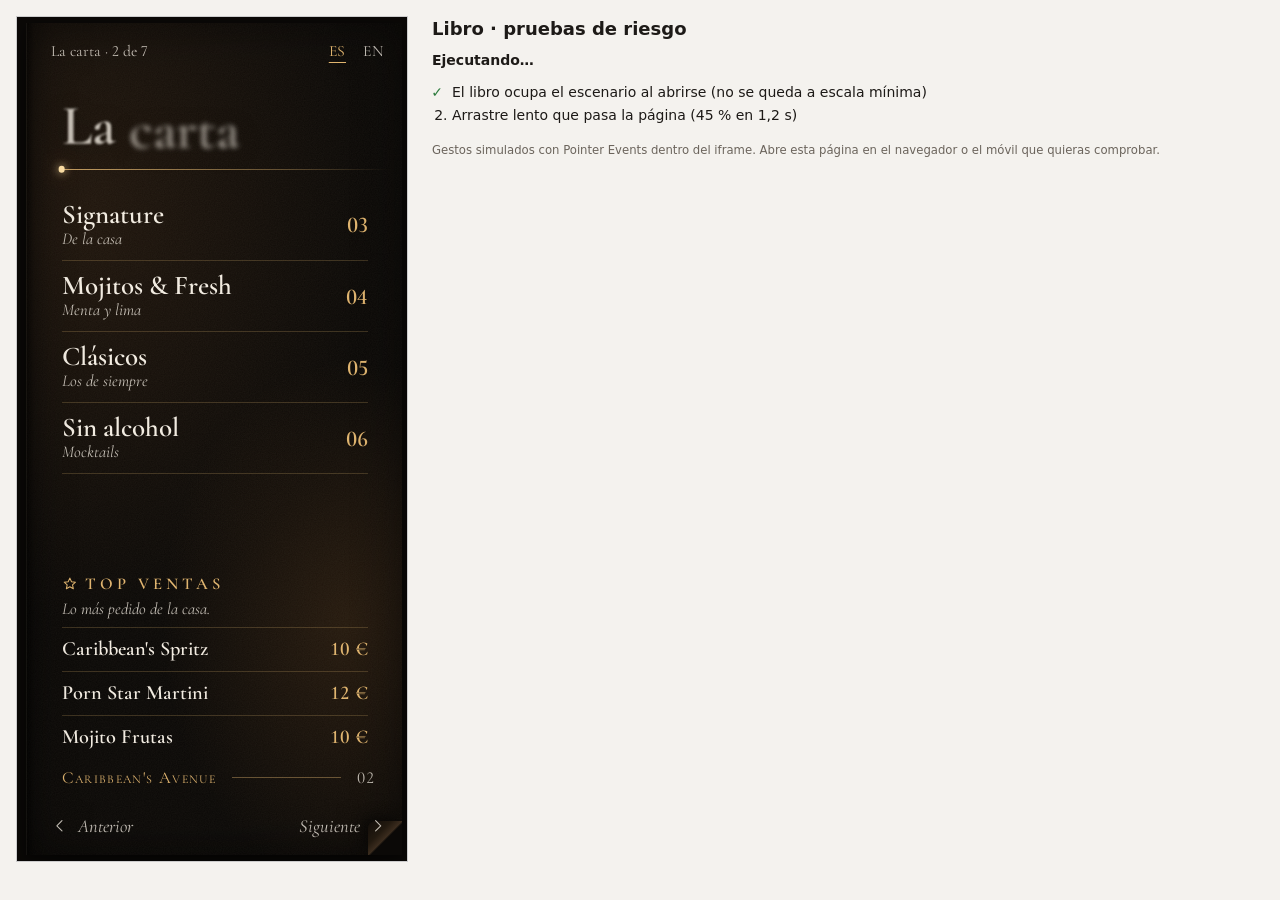
<file: libro/tests/index.html>
<!doctype html>
<html lang="es">
  <head>
    <meta charset="utf-8">
    <meta name="viewport" content="width=device-width, initial-scale=1">
    <meta name="robots" content="noindex">
    <title>Libro · pruebas</title>
    <style>
      body { margin: 0; display: grid; grid-template-columns: auto 1fr; gap: 24px; padding: 16px; background: #f4f2ee; color: #1d1a17; font: 14px/1.45 system-ui, sans-serif; }
      iframe { border: 1px solid #ccc; background: #000; }
      h1 { margin: 0 0 8px; font-size: 18px; }
      #summary { margin: 0 0 12px; font-weight: 600; }
      ol { margin: 0; padding-left: 20px; }
      li { margin: 2px 0; }
      .pass::marker { content: "✓  "; color: #2a7a3b; }
      .fail::marker { content: "✗  "; color: #b3261e; }
      .fail { color: #b3261e; }
      small { color: #6b645c; }
    </style>
  </head>
  <body>
    <iframe id="frame" width="390" height="844" title="Libro bajo prueba"></iframe>
    <main>
      <h1>Libro · pruebas de riesgo</h1>
      <p id="summary">Ejecutando…</p>
      <ol id="results"></ol>
      <p><small>Gestos simulados con Pointer Events dentro del iframe. Abre esta página en el navegador o el móvil que quieras comprobar.</small></p>
    </main>
    <script type="module" src="runner.js"></script>
  </body>
</html>
</file>
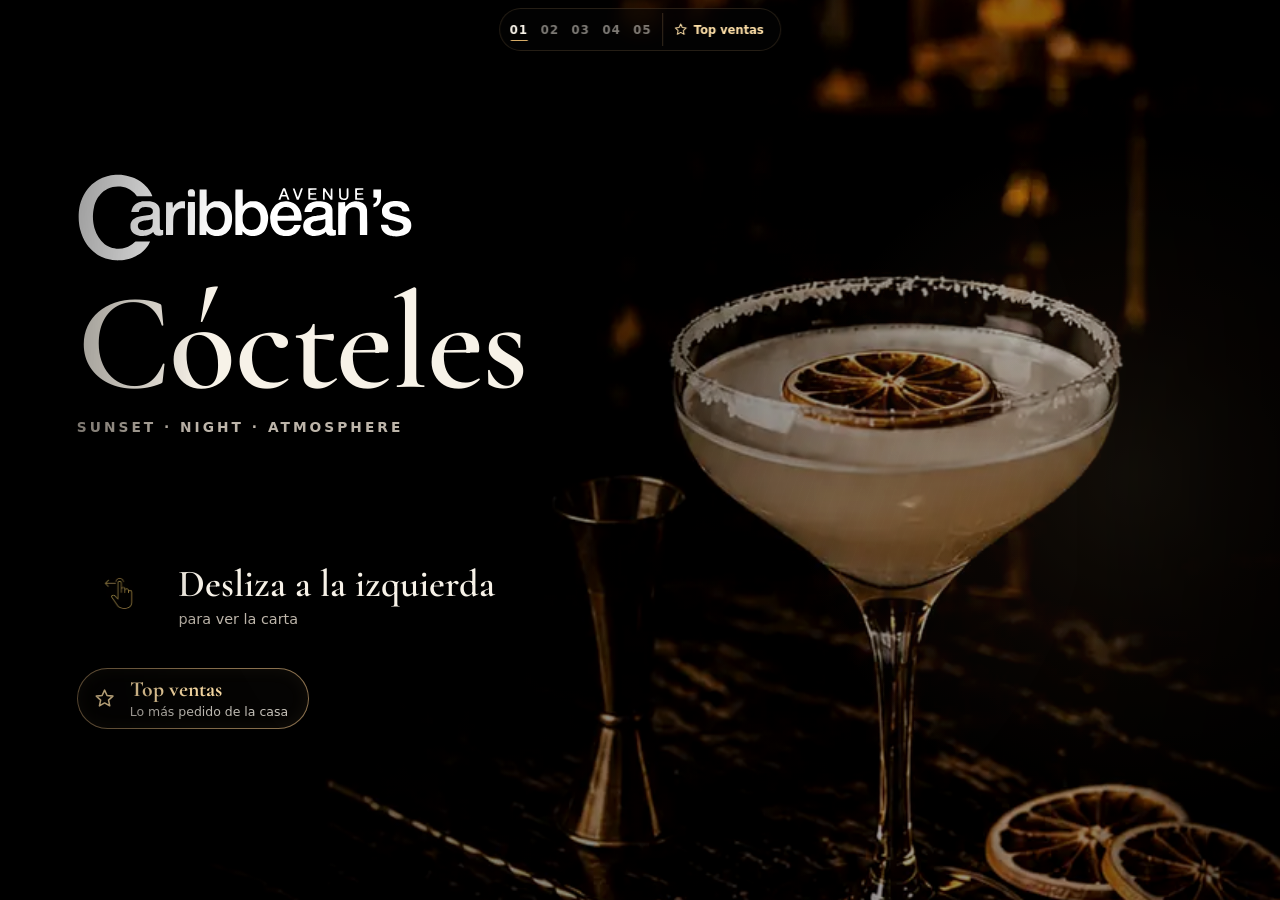
<file: clasica.html>
<!doctype html>
<html lang="es">
  <head>
    <meta charset="utf-8">
    <meta name="viewport" content="width=device-width, initial-scale=1, viewport-fit=cover">
    <meta name="theme-color" content="#070606">
    <meta name="description" content="Carta de cócteles de Caribbean's Avenue: signature, mojitos, clásicos y sin alcohol.">
    <title>Caribbean's Avenue | Cócteles</title>
    <link rel="icon" href="data:image/svg+xml,%3Csvg xmlns='http://www.w3.org/2000/svg' viewBox='0 0 32 32'%3E%3Crect width='32' height='32' rx='7' fill='%23070606'/%3E%3Cg fill='none' stroke='%23d7ac67' stroke-width='2' stroke-linecap='round'%3E%3Cpath d='M16 26V12'/%3E%3Cpath d='M16 13c-5 1-7 4-8 8M16 13c5 1 7 4 8 8M16 12c-3-3-6-4-9-3M16 12c3-3 6-4 9-3M16 12c-1-4 0-6 2-8'/%3E%3C/g%3E%3C/svg%3E">
    <link rel="preload" href="assets/fonts/cormorant.woff2" as="font" type="font/woff2" crossorigin>
    <link rel="preload" as="image" href="assets/img/portada-828.webp" imagesrcset="assets/img/portada-540.webp 540w, assets/img/portada-828.webp 828w" imagesizes="100vw" fetchpriority="high">
    <link rel="stylesheet" href="styles.css?v=3">
  </head>
  <body>
    <svg width="0" height="0" class="sprite" aria-hidden="true" focusable="false">
      <symbol id="i-star" viewBox="0 0 24 24">
        <path d="M12 3.2l2.55 5.55 6.05.68-4.5 4.1 1.24 5.97L12 16.48l-5.34 3.02L7.9 13.53l-4.5-4.1 6.05-.68z" fill="none" stroke="currentColor" stroke-width="1.6" stroke-linejoin="round"/>
      </symbol>
    </svg>

    <main class="menu-shell" aria-label="Carta de Caribbean's Avenue">
      <nav class="page-indicator" aria-label="Páginas de la carta">
        <button class="page-dot is-active" type="button" data-target="0" aria-label="Portada" aria-current="page"><span>01</span></button>
        <button class="page-dot" type="button" data-target="1" aria-label="Signature"><span>02</span></button>
        <button class="page-dot" type="button" data-target="2" aria-label="Mojitos y frescos"><span>03</span></button>
        <button class="page-dot" type="button" data-target="3" aria-label="Clásicos"><span>04</span></button>
        <button class="page-dot" type="button" data-target="4" aria-label="Sin alcohol"><span>05</span></button>
        <button class="top-trigger" type="button" data-open-top hidden>
          <svg aria-hidden="true"><use href="#i-star"/></svg>
          <span>Top ventas</span>
        </button>
      </nav>

      <div class="snap-track" id="menuTrack" tabindex="-1">
        <!-- 01 · Portada -->
        <article class="slide slide-cover is-current" id="portada" data-slide="0" aria-label="Portada">
          <div class="image-layer" style="--lqip: url([data-uri])">
            <img src="assets/img/portada-828.webp" srcset="assets/img/portada-540.webp 540w, assets/img/portada-828.webp 828w" sizes="100vw" alt="" width="828" height="1790" fetchpriority="high" decoding="async">
          </div>
          <div class="cover-glow" aria-hidden="true"></div>
          <div class="liquid-crystal crystal-portada" aria-hidden="true">
            <span class="crystal-glow"></span>
            <span class="crystal-rim"></span>
            <span class="crystal-sweep"></span>
            <span class="crystal-reflection"></span>
          </div>
          <div class="cover-content">
            <p class="venue-mark"><img src="assets/brand/caribbeans-logo-white.svg" alt="Caribbean's Avenue" width="1042" height="278"></p>
            <h1>Cócteles</h1>
            <p class="tagline">Sunset · Night · Atmosphere</p>
            <div class="swipe-cue">
              <span class="swipe-icon" aria-hidden="true">
                <img src="assets/img/dedo.webp" alt="" width="180" height="123">
              </span>
              <span>
                <strong>Desliza a la izquierda</strong>
                <em>para ver la carta</em>
              </span>
            </div>
            <button class="cover-top" type="button" data-open-top hidden>
              <svg aria-hidden="true"><use href="#i-star"/></svg>
              <span>
                <strong>Top ventas</strong>
                <em>Lo más pedido de la casa</em>
              </span>
            </button>
          </div>
        </article>

        <!-- 02 · Signature -->
        <article class="slide slide-menu theme-signature" id="signature" data-slide="1" aria-labelledby="t-signature">
          <div class="image-layer" style="--lqip: url([data-uri])">
            <img data-srcset="assets/img/copa-540.webp 540w, assets/img/copa-828.webp 828w" data-src="assets/img/copa-828.webp" sizes="100vw" alt="" width="828" height="1790" decoding="async">
          </div>
          <div class="slide-shade"></div>
          <div class="poster-glow" aria-hidden="true"></div>
          <div class="liquid-crystal crystal-copa" aria-hidden="true">
            <span class="crystal-glow"></span>
            <span class="crystal-rim"></span>
            <span class="crystal-sweep"></span>
            <span class="crystal-reflection"></span>
          </div>
          <div class="menu-content">
            <h2 class="page-title" id="t-signature">
              <span class="title-main">Signature</span>
              <span class="title-sub">De la casa</span>
            </h2>
            <div class="page-rule" aria-hidden="true"></div>
            <p class="page-aromas">Maracuyá · Vainilla · Lima · Cava</p>
            <ul class="product-list">
              <li>
                <button class="product-card" type="button" data-id="caribbeans-spritz" data-top="1">
                  <span class="product-name">Caribbean's Spritz</span>
                  <span class="product-flag"><svg aria-hidden="true"><use href="#i-star"/></svg>Top ventas</span>
                  <span class="product-description">Nuestro spritz con un toque de maracuyá, lima y ginger beer.</span>
                  <span class="product-price">10€</span>
                </button>
              </li>
              <li>
                <button class="product-card" type="button" data-id="porn-star-martini" data-top="2">
                  <span class="product-name">Porn Star Martini</span>
                  <span class="product-flag"><svg aria-hidden="true"><use href="#i-star"/></svg>Top ventas</span>
                  <span class="product-description">Vodka, maracuyá, vainilla, lima y shot de cava.</span>
                  <span class="product-price">12€</span>
                </button>
              </li>
            </ul>
            <div class="page-stamp" aria-hidden="true">
              <svg viewBox="0 0 120 120">
                <defs><path id="stampPath1" d="M 60 60 m -45 0 a 45 45 0 1 1 90 0 a 45 45 0 1 1 -90 0"></path></defs>
                <text><textPath href="#stampPath1" startOffset="1%">SUNSET · NIGHT · ATMOSPHERE · </textPath></text>
                <g class="stamp-mark">
                  <path d="M60 76V48"></path><path d="M60 50C49 53 44 60 42 67"></path><path d="M60 50C71 53 76 60 78 67"></path>
                  <path d="M60 49C54 43 48 41 42 42"></path><path d="M60 49C66 43 72 41 78 42"></path><path d="M60 48C58 40 59 35 62 30"></path>
                </g>
              </svg>
            </div>
          </div>
        </article>

        <!-- 03 · Mojitos & Fresh -->
        <article class="slide slide-menu theme-fresh" id="mojitos" data-slide="2" aria-labelledby="t-mojitos">
          <div class="image-layer" style="--lqip: url([data-uri])">
            <img data-srcset="assets/img/mojito-540.webp 540w, assets/img/mojito-828.webp 828w" data-src="assets/img/mojito-828.webp" sizes="100vw" alt="" width="828" height="1790" decoding="async">
          </div>
          <div class="slide-shade"></div>
          <div class="fresh-atmosphere" aria-hidden="true"></div>
          <div class="liquid-crystal crystal-mojito" aria-hidden="true">
            <span class="crystal-glow"></span>
            <span class="crystal-rim"></span>
            <span class="crystal-sweep"></span>
            <span class="crystal-reflection"></span>
          </div>
          <div class="menu-content">
            <h2 class="page-title" id="t-mojitos">
              <span class="title-main"><span>Mojitos &amp;</span><span>Fresh</span></span>
              <span class="title-sub">Menta y lima</span>
            </h2>
            <div class="page-rule" aria-hidden="true"></div>
            <p class="page-aromas">Hierbabuena · Lima · Azúcar · Soda</p>
            <ul class="product-list">
              <li>
                <button class="product-card" type="button" data-id="mojito-clasico">
                  <span class="product-name">Mojito Clásico</span>
                  <span class="product-description">Ron, hierbabuena, lima, azúcar y soda.</span>
                  <span class="product-price">10€</span>
                </button>
              </li>
              <li>
                <button class="product-card" type="button" data-id="mojito-frutas" data-top="3">
                  <span class="product-name">Mojito Frutas</span>
                  <span class="product-flag"><svg aria-hidden="true"><use href="#i-star"/></svg>Top ventas</span>
                  <span class="product-description">El clásico, con frutas.</span>
                  <span class="product-price">10€</span>
                </button>
              </li>
              <li>
                <button class="product-card" type="button" data-id="caipirinha">
                  <span class="product-name">Caipirinha</span>
                  <span class="product-description">Cachaza, lima y azúcar.</span>
                  <span class="product-price">10€</span>
                </button>
              </li>
              <li>
                <button class="product-card" type="button" data-id="caipiroska">
                  <span class="product-name">Caipiroska</span>
                  <span class="product-description">Vodka, lima y azúcar.</span>
                  <span class="product-price">10€</span>
                </button>
              </li>
            </ul>
            <div class="page-stamp" aria-hidden="true">
              <svg viewBox="0 0 120 120">
                <defs><path id="stampPath2" d="M 60 60 m -45 0 a 45 45 0 1 1 90 0 a 45 45 0 1 1 -90 0"></path></defs>
                <text><textPath href="#stampPath2" startOffset="1%">SUNSET · NIGHT · ATMOSPHERE · </textPath></text>
                <g class="stamp-mark">
                  <path d="M60 79C55 67 56 55 64 42"></path><path d="M59 61C50 56 45 49 43 39"></path><path d="M59 61C68 54 74 47 77 37"></path>
                  <path d="M58 69C50 68 44 64 39 58"></path><path d="M61 67C70 66 77 62 82 55"></path>
                </g>
              </svg>
            </div>
          </div>
        </article>

        <!-- 04 · Clásicos -->
        <article class="slide slide-menu theme-classic" id="clasicos" data-slide="3" aria-labelledby="t-clasicos">
          <div class="image-layer" style="--lqip: url([data-uri])">
            <img data-srcset="assets/img/portada-540.webp 540w, assets/img/portada-828.webp 828w" data-src="assets/img/portada-828.webp" sizes="100vw" alt="" width="828" height="1790" decoding="async">
          </div>
          <div class="slide-shade"></div>
          <div class="poster-glow" aria-hidden="true"></div>
          <div class="menu-content">
            <h2 class="page-title" id="t-clasicos">
              <span class="title-main">Clásicos</span>
              <span class="title-sub">Los de siempre</span>
            </h2>
            <div class="page-rule" aria-hidden="true"></div>
            <p class="page-aromas">Piña · Coco · Ginger beer · Tequila</p>
            <ul class="product-list">
              <li>
                <button class="product-card" type="button" data-id="pina-colada">
                  <span class="product-name">Piña Colada</span>
                  <span class="product-description">Ron, piña y coco.</span>
                  <span class="product-price">10€</span>
                </button>
              </li>
              <li>
                <button class="product-card" type="button" data-id="moscow-mule">
                  <span class="product-name">Moscow Mule</span>
                  <span class="product-description">Vodka, lima, azúcar y ginger beer.</span>
                  <span class="product-price">10€</span>
                </button>
              </li>
              <li>
                <button class="product-card" type="button" data-id="margarita">
                  <span class="product-name">Margarita</span>
                  <span class="product-description">Tequila, triple sec y lima.</span>
                  <span class="product-price">12€</span>
                </button>
              </li>
            </ul>
            <div class="page-stamp" aria-hidden="true">
              <svg viewBox="0 0 120 120">
                <defs><path id="stampPath3" d="M 60 60 m -45 0 a 45 45 0 1 1 90 0 a 45 45 0 1 1 -90 0"></path></defs>
                <text><textPath href="#stampPath3" startOffset="1%">SUNSET · NIGHT · ATMOSPHERE · </textPath></text>
                <g class="stamp-mark">
                  <path d="M60 76V48"></path><path d="M60 50C49 53 44 60 42 67"></path><path d="M60 50C71 53 76 60 78 67"></path>
                  <path d="M60 49C54 43 48 41 42 42"></path><path d="M60 49C66 43 72 41 78 42"></path><path d="M60 48C58 40 59 35 62 30"></path>
                </g>
              </svg>
            </div>
          </div>
        </article>

        <!-- 05 · Sin alcohol -->
        <article class="slide slide-menu theme-zero" id="sin-alcohol" data-slide="4" aria-labelledby="t-sin-alcohol">
          <div class="image-layer" style="--lqip: url([data-uri])">
            <img data-srcset="assets/img/playa-540.webp 540w, assets/img/playa-828.webp 828w" data-src="assets/img/playa-828.webp" sizes="100vw" alt="" width="828" height="1244" decoding="async">
          </div>
          <div class="slide-shade"></div>
          <div class="poster-glow" aria-hidden="true"></div>
          <div class="menu-content">
            <h2 class="page-title" id="t-sin-alcohol">
              <span class="title-main"><span>Sin</span><span>alcohol</span></span>
              <span class="title-sub">Mocktails</span>
            </h2>
            <div class="page-rule" aria-hidden="true"></div>
            <p class="page-aromas">Matcha · Coco · Mango · Maracuyá</p>
            <ul class="product-list">
              <li>
                <button class="product-card" type="button" data-id="matcha-mojito">
                  <span class="product-name">Matcha Mojito</span>
                  <span class="product-description">Un mojito con el sabor del matcha y ginger beer.</span>
                  <span class="product-price">8€</span>
                </button>
              </li>
              <li>
                <button class="product-card" type="button" data-id="pina-colada-sin">
                  <span class="product-name">Piña Colada</span>
                  <span class="product-description">La mezcla perfecta de coco y piña.</span>
                  <span class="product-price">8€</span>
                </button>
              </li>
              <li>
                <button class="product-card" type="button" data-id="caribeno">
                  <span class="product-name">Caribeño</span>
                  <span class="product-description">El sabor del mango y el maracuyá.</span>
                  <span class="product-price">8€</span>
                </button>
              </li>
            </ul>
            <footer class="fine-print">
              <p>Todos nuestros cócteles se preparan al momento.</p>
              <p>Algunos productos pueden contener lactosa. Consulta los alérgenos a nuestro personal.</p>
            </footer>
          </div>
        </article>
      </div>
    </main>

    <dialog class="sheet" id="productSheet" aria-labelledby="productTitle">
      <div class="sheet-panel">
        <button class="sheet-close" type="button" data-close>Cerrar</button>
        <h2 id="productTitle">Producto</h2>
        <p class="sheet-price" id="productPrice"></p>
        <p class="sheet-description" id="productDescription"></p>
        <p class="sheet-section" id="productSection"></p>
      </div>
    </dialog>

    <dialog class="sheet sheet-top" id="topSheet" aria-labelledby="topTitle">
      <div class="sheet-panel">
        <button class="sheet-close" type="button" data-close>Cerrar</button>
        <h2 id="topTitle">Top ventas</h2>
        <p class="sheet-lede">Lo más pedido de la casa. Toca uno para verlo en la carta.</p>
        <ol class="top-list" id="topList"></ol>
      </div>
    </dialog>

    <script src="app.js?v=3" defer></script>
  </body>
</html>
</file>
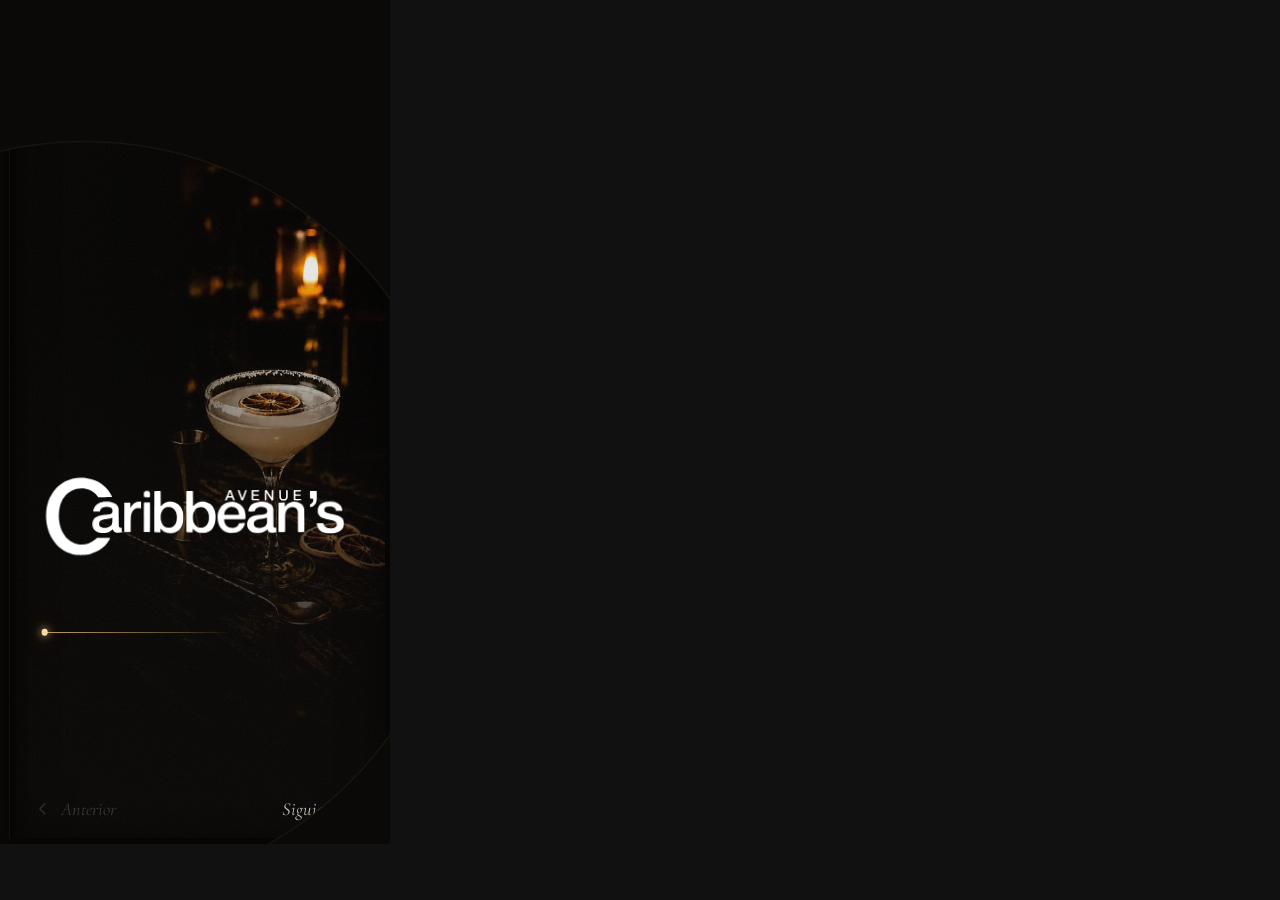
<file: libro/tests/frame.html>
<!doctype html>
<html lang="es">
  <head>
    <meta charset="utf-8">
    <meta name="robots" content="noindex">
    <title>Vista móvil</title>
    <style>
      html, body { margin: 0; background: #111; }
      iframe { display: block; border: 0; }
    </style>
  </head>
  <body>
    <!-- Mobile-sized view of the book for screenshots: /libro/tests/frame.html?w=390&h=844&src=<query for /libro/> -->
    <iframe id="frame" title="Carta"></iframe>
    <script>
      const query = new URLSearchParams(location.search);
      const frame = document.getElementById("frame");
      frame.width = query.get("w") || 390;
      frame.height = query.get("h") || 844;
      frame.src = `../index.html?${query.get("src") || ""}`;
    </script>
  </body>
</html>
</file>
<file: carta/carta.css>
/* Caribbean's Avenue · carta de una página
   Noche de avenida, marfil cálido y un acento que cambia con la hora:
   ámbar de atardecer con la tarifa de tarde, azul luna con la de noche. */

@font-face {
  font-family: "Bricolage Grotesque";
  src: url("../assets/fonts/bricolage-latin.woff2") format("woff2");
  font-weight: 200 800;
  font-stretch: 75% 100%;
  font-display: swap;
  unicode-range: U+0000-00FF, U+0131, U+0152-0153, U+02BB-02BC, U+02C6, U+02DA, U+02DC, U+0304, U+0308, U+0329,
    U+2000-206F, U+20AC, U+2122, U+2191, U+2193, U+2212, U+2215, U+FEFF, U+FFFD;
}
@font-face {
  font-family: "Bricolage Grotesque";
  src: url("../assets/fonts/bricolage-latin-ext.woff2") format("woff2");
  font-weight: 200 800;
  font-stretch: 75% 100%;
  font-display: swap;
  unicode-range: U+0100-02BA, U+02BD-02C5, U+02C7-02CC, U+02CE-02D7, U+02DD-02FF, U+0304, U+0308, U+0329,
    U+1D00-1DBF, U+1E00-1E9F, U+1EF2-1EFF, U+2020, U+20A0-20AB, U+20AD-20C4, U+2113, U+2C60-2C7F, U+A720-A7FF;
}

:root {
  /* primitivos */
  --navy-950: #0c1022;
  --navy-900: #10142a;
  --navy-850: #161b36;
  --navy-800: #1d2344;
  --ivory-50: #f5efe6;
  --ivory-300: #c2c5d8;
  --ivory-500: #9499b5;
  --sunset-400: #f6a85e;
  --moon-300: #b6beff;

  /* semánticos */
  --ground: var(--navy-900);
  --raised: var(--navy-850);
  --high: var(--navy-800);
  --text: var(--ivory-50);
  --text-2: var(--ivory-300);
  --text-3: var(--ivory-500);
  --line: rgb(245 239 230 / 0.12);
  --accent: var(--sunset-400);

  --bar-h: 58px;
  --nav-h: 60px;
  --col: 4rem;
  --measure: 720px; /* ancho de la carta en pantallas grandes */
  /* Margen lateral que centra la columna de la carta. */
  --side: max(var(--gutter), calc((100% - var(--measure)) / 2 + var(--gutter)));
  --gutter: 16px;

  --display: "Bricolage Grotesque", "Avenir Next Condensed", "Arial Narrow", system-ui, sans-serif;
  --text-font: "Bricolage Grotesque", system-ui, -apple-system, "Segoe UI", sans-serif;
  --ease-out: cubic-bezier(0.16, 1, 0.3, 1);

  color-scheme: dark;
  accent-color: var(--accent);
}

:root[data-tarifa="noche"] {
  --accent: var(--moon-300);
}

*,
*::before,
*::after {
  box-sizing: border-box;
}

html {
  -webkit-text-size-adjust: 100%;
  text-size-adjust: 100%;
  scrollbar-color: var(--text-3) var(--ground);
  background: var(--ground);
}

body {
  margin: 0;
  min-height: 100svh;
  background: var(--ground);
  color: var(--text);
  font-family: var(--text-font);
  font-size: 1rem;
  line-height: 1.5;
  font-variation-settings: "opsz" 16;
  -webkit-font-smoothing: antialiased;
  -webkit-tap-highlight-color: transparent;
}

::selection {
  background: color-mix(in oklab, var(--accent) 40%, transparent);
  color: var(--text);
}

:focus-visible {
  outline: 2px solid var(--accent);
  outline-offset: 3px;
  border-radius: 6px;
}

[hidden] {
  display: none !important;
}

[tabindex="-1"]:focus {
  outline: none;
}

img,
svg {
  display: block;
}

h2,
h3,
h4,
p,
ul,
ol {
  margin: 0;
  padding: 0;
}

ul,
ol {
  list-style: none;
}

.sr-only {
  position: absolute;
  width: 1px;
  height: 1px;
  overflow: hidden;
  clip-path: inset(50%);
  white-space: nowrap;
}

/* ---------- Cabecera ---------- */

/* La cabecera se queda arriba y se va al bajar: lo que acompaña al scroll es la barra de secciones. */
.bar {
  display: grid;
  grid-template-columns: auto minmax(0, 1fr) auto;
  align-items: center;
  gap: 12px;
  height: calc(var(--bar-h) + env(safe-area-inset-top));
  padding: env(safe-area-inset-top) max(var(--side), env(safe-area-inset-right)) 0 max(var(--side), env(safe-area-inset-left));
  background: var(--ground);
}

.brand {
  display: block;
  padding: 6px 0;
}

.brand img {
  width: 124px;
  height: auto;
}

.tarifa {
  display: grid;
  justify-items: end;
  line-height: 1.15;
  text-align: right;
}

.tarifa-name {
  color: var(--accent);
  font-size: 0.875rem;
  font-weight: 650;
  transition: color 0.6s ease;
}

.tarifa-when {
  color: var(--text-2);
  font-size: 0.8125rem;
}

.lang {
  display: flex;
  padding: 3px;
  border-radius: 12px;
  background: var(--raised);
}

.lang button {
  min-width: 44px;
  min-height: 44px;
  padding: 0 8px;
  border: 0;
  border-radius: 9px;
  background: transparent;
  color: var(--text-3);
  font: 600 0.8125rem/1 var(--text-font);
  letter-spacing: 0.02em;
  cursor: pointer;
  transition: background-color 0.2s ease, color 0.2s ease;
}

.lang button[aria-pressed="true"] {
  background: var(--high);
  color: var(--text);
}

/* ---------- Barra de secciones ---------- */

.nav {
  position: sticky;
  top: env(safe-area-inset-top);
  z-index: 20;
  background: var(--ground);
  transition: box-shadow 0.3s var(--ease-out);
}

.nav.is-stuck {
  box-shadow: 0 1px 0 var(--line), 0 12px 18px -16px rgb(0 0 0 / 0.8);
}

.nav-inner {
  position: relative;
  display: flex;
  align-items: center;
  gap: 6px;
  height: var(--nav-h);
  padding: 0 max(var(--side), env(safe-area-inset-right)) 0 max(calc(var(--side) - 10px), env(safe-area-inset-left));
}

.nav-search {
  flex: none;
  display: grid;
  place-items: center;
  width: 44px;
  height: 44px;
  padding: 0;
  border: 0;
  border-radius: 50%;
  background: transparent;
  color: var(--text-2);
  cursor: pointer;
  transition: color 0.2s ease, background-color 0.2s ease;
}

.nav-search svg,
.search-field svg {
  flex: none;
  fill: none;
  stroke: currentColor;
  stroke-width: 1.9;
  stroke-linecap: round;
}

.nav.is-searching .nav-search,
.nav.is-searching .chips {
  display: none;
}

/* Los chips llegan hasta el borde de la pantalla en móvil y se deslizan de lado. */
.chips {
  flex: 1;
  display: flex;
  gap: 6px;
  min-width: 0;
  margin-right: calc(-1 * var(--gutter));
  padding: 8px var(--gutter) 8px 2px;
  overflow-x: auto;
  overscroll-behavior-x: contain;
  scrollbar-width: none;
}

.chips::-webkit-scrollbar {
  display: none;
}

/* Fundido en el borde solo cuando quedan chips por ver hacia ese lado. */
.chips.has-after {
  mask-image: linear-gradient(90deg, #000 calc(100% - 40px), transparent);
}

.chips.has-before.has-after {
  mask-image: linear-gradient(90deg, transparent, #000 24px, #000 calc(100% - 40px), transparent);
}

.chips.has-before:not(.has-after) {
  mask-image: linear-gradient(90deg, transparent, #000 24px);
}

.chips li {
  flex: none;
}

.chip {
  position: relative;
  display: flex;
  align-items: center;
  height: 38px;
  padding: 0 15px;
  border-radius: 19px;
  background: var(--raised);
  color: var(--text-2);
  font-size: 0.9375rem;
  font-weight: 600;
  font-stretch: 92%;
  white-space: nowrap;
  text-decoration: none;
  transition: background-color 0.25s ease, color 0.25s ease;
}

/* 44 px de alto para el dedo aunque la pastilla mida 38. */
.chip::after {
  content: "";
  position: absolute;
  inset: -3px 0;
}

/* La familia en pantalla lleva el color de la hora: ámbar de tarde, azul luna de noche. */
.chip[aria-current] {
  background: var(--accent);
  color: var(--navy-900);
}

.search {
  flex: 1;
  display: flex;
  align-items: center;
  gap: 4px;
  min-width: 0;
  padding-left: 10px;
}

.search-field {
  flex: 1;
  display: flex;
  align-items: center;
  gap: 8px;
  min-width: 0;
  height: 42px;
  padding: 0 14px;
  border-radius: 21px;
  background: var(--raised);
  color: var(--text-3);
}

.search-field:focus-within {
  box-shadow: 0 0 0 2px var(--accent);
}

.search-input {
  flex: 1;
  min-width: 0;
  height: 100%;
  padding: 0;
  border: 0;
  background: transparent;
  color: var(--text);
  font: 400 1rem/1 var(--text-font); /* 16 px: iOS no hace zoom al enfocar */
  outline: none;
  caret-color: var(--accent);
}

.search-input::placeholder {
  color: var(--text-3);
}

.search-input::-webkit-search-cancel-button {
  -webkit-appearance: none;
}

.search-close {
  flex: none;
  min-width: 44px;
  height: 44px;
  padding: 0 2px 0 8px;
  border: 0;
  background: transparent;
  color: var(--text-2);
  font: 600 0.9375rem/1 var(--text-font);
  cursor: pointer;
}

.search-empty {
  display: grid;
  gap: 6px;
  padding: 40px 0 8px;
}

.search-empty-title {
  font-family: var(--display);
  font-size: 1.75rem;
  font-weight: 760;
  font-stretch: 75%;
  font-variation-settings: "opsz" 96;
  line-height: 1.05;
  overflow-wrap: anywhere;
}

.search-empty-hint {
  color: var(--text-2);
}

/* ---------- Estructura ---------- */

#carta {
  min-width: 0;
  padding: 0 max(var(--side), env(safe-area-inset-right)) calc(48px + env(safe-area-inset-bottom)) max(var(--side), env(safe-area-inset-left));
}

.family {
  scroll-margin-top: calc(var(--nav-h) + env(safe-area-inset-top));
}

.family--top {
  scroll-margin-top: 200vh; /* «Top ventas» vuelve arriba del todo, con la cabecera */
}

.family + .family,
.family + .closing {
  margin-top: 48px;
}

.family-title {
  font-family: var(--display);
  font-size: clamp(2.375rem, 10.5vw, 3.25rem);
  font-weight: 760;
  font-stretch: 75%;
  font-variation-settings: "opsz" 96;
  line-height: 0.95;
  letter-spacing: -0.012em;
  text-wrap: balance;
}

.sec + .sec {
  margin-top: 36px;
}

.sec-title {
  font-family: var(--display);
  font-size: 1.375rem;
  font-weight: 680;
  font-stretch: 88%;
  font-variation-settings: "opsz" 32;
  line-height: 1.15;
  text-wrap: balance;
}

.family-title + .sec {
  margin-top: 20px;
}

/* ---------- Top ventas ---------- */

.family--top {
  padding-top: 18px;
}

.family--top .family-title {
  margin-bottom: 14px;
}

.banner {
  position: relative;
  height: clamp(272px, 42svh, 360px);
  border-radius: 24px;
  background: var(--raised);
  overflow: hidden;
  touch-action: pan-y;
  user-select: none;
  -webkit-user-select: none;
  isolation: isolate;
}

.banner.is-dragging {
  cursor: grabbing;
}

.banner-track {
  display: flex;
  height: 100%;
  will-change: transform;
}

.slide {
  --o: 0;
  position: relative;
  flex: 0 0 100%;
  height: 100%;
  display: grid;
  grid-template-columns: minmax(0, 1fr) 44%;
  align-items: end;
  padding: 24px 0 52px 22px;
  overflow: hidden;
  /* Charco de luz del color del cóctel donde se apoya la copa. */
  background:
    radial-gradient(60% 46% at 74% 92%, color-mix(in oklab, var(--tint) 46%, transparent), transparent 72%),
    radial-gradient(90% 70% at 85% 100%, color-mix(in oklab, var(--tint) 14%, transparent), transparent 80%);
}

.slide::after {
  /* La barra: una línea de apoyo que da peso a la copa. */
  content: "";
  position: absolute;
  left: 48%;
  right: 0;
  bottom: 40px;
  height: 1px;
  background: linear-gradient(90deg, transparent, rgb(245 239 230 / 0.22) 30%, rgb(245 239 230 / 0.22));
}

.slide-copy {
  position: relative;
  z-index: 1;
  display: grid;
  gap: 8px;
  padding-right: 8px;
  transform: translateX(calc(var(--o) * 6%));
}

.slide-name {
  font-family: var(--display);
  font-size: clamp(1.875rem, 8.6vw, 2.5rem);
  font-weight: 760;
  font-stretch: 75%;
  font-variation-settings: "opsz" 96;
  line-height: 0.98;
  letter-spacing: -0.01em;
  text-wrap: balance;
}

.slide-line {
  max-width: 22ch;
  color: var(--text-2);
  font-size: 1rem;
  line-height: 1.4;
  text-wrap: pretty;
}

.slide-price {
  margin-top: 4px;
  font-size: 1.5rem;
  font-weight: 650;
  font-variant-numeric: tabular-nums;
  line-height: 1;
}

.slide-glass {
  position: absolute;
  right: 4%;
  bottom: 40px;
  width: 44%;
  height: calc(100% - 56px);
  display: flex;
  align-items: flex-end;
  justify-content: center;
  transform: translateX(calc(var(--o) * -22%));
  pointer-events: none;
}

.slide-glass img {
  width: auto;
  height: 100%;
  max-width: 100%;
  object-fit: contain;
  object-position: bottom;
  filter: drop-shadow(0 14px 14px rgb(0 0 0 / 0.45));
}

.slide-glass--drawn .glass {
  height: 78%;
  width: auto;
}

.banner-steps {
  position: absolute;
  left: 8px;
  bottom: 2px;
  z-index: 2;
  display: flex;
}

.banner-step {
  display: grid;
  place-items: center;
  width: 44px;
  height: 44px;
  padding: 0;
  border: 0;
  background: none;
  cursor: pointer;
}

.banner-step span {
  width: 30px;
  height: 3px;
  border-radius: 2px;
  background: rgb(245 239 230 / 0.28);
  transform: scaleX(0.733);
  transition: transform 0.35s var(--ease-out), background-color 0.35s ease;
}

.banner-step.is-active span {
  background: var(--text);
  transform: scaleX(1);
}

/* ---------- Cócteles ---------- */

.sec--cocktails .sec-title {
  margin-bottom: 4px;
}

.cocktail {
  display: grid;
  grid-template-columns: 64px minmax(0, 1fr) auto;
  align-items: start;
  gap: 14px;
  padding: 16px 0;
}

/* Separador solo entre cócteles visibles (al buscar se ocultan algunos). */
.cocktail:not([hidden]) ~ .cocktail {
  border-top: 1px solid var(--line);
}

.cocktail-thumb {
  height: 92px;
  display: flex;
  align-items: flex-end;
  justify-content: center;
}

.cocktail-thumb img {
  /* Alto fijo y ancho por la proporción de width/height: el hueco existe antes de que cargue. */
  width: auto;
  height: 100%;
  max-width: 100%;
  object-fit: contain;
  object-position: bottom;
}

.cocktail-thumb .glass {
  height: 100%;
  width: auto;
}

.cocktail-text {
  padding-top: 2px;
}

.cocktail-name {
  font-size: 1.125rem;
  font-weight: 640;
  font-stretch: 92%;
  line-height: 1.25;
}

.cocktail-top {
  color: var(--accent);
  font-weight: 600;
  white-space: nowrap;
  transition: color 0.6s ease;
}

.cocktail-line {
  margin-top: 3px;
  color: var(--text-2);
  font-size: 1rem;
  line-height: 1.4;
  text-wrap: pretty;
}

.cocktail-price {
  padding-top: 2px;
  font-size: 1.0625rem;
  font-weight: 650;
  font-variant-numeric: tabular-nums;
  line-height: 1.25;
  white-space: nowrap;
}

/* Siluetas de copa */
.glass .g-line {
  fill: none;
  stroke: rgb(245 239 230 / 0.78);
  stroke-width: 1.6;
  stroke-linejoin: round;
  stroke-linecap: round;
}

.glass .g-liquid {
  opacity: 0.92;
}

.glass .g-straw {
  fill: none;
  stroke: rgb(245 239 230 / 0.55);
  stroke-width: 2;
  stroke-linecap: round;
}

.glass .g-ice {
  fill: rgb(245 239 230 / 0.28);
  stroke: rgb(245 239 230 / 0.5);
  stroke-width: 1;
}

.glass .g-rim {
  fill: none;
  stroke: rgb(245 239 230 / 0.9);
  stroke-width: 2.4;
  stroke-dasharray: 1.5 2.5;
  stroke-linecap: round;
}

.glass--metal .g-liquid {
  fill: #b87a4b !important;
  opacity: 1;
}

.glass--metal .g-line {
  stroke: #e2a878;
}

/* ---------- Bebidas: tarde y noche ---------- */

/* Mientras se recorre una sección de bebidas, su nombre y las columnas Tarde/Noche se quedan
   fijos bajo la barra: a mitad de Refrescos se sigue sabiendo qué columna es cuál. */
.sec-head {
  position: sticky;
  top: calc(var(--nav-h) + env(safe-area-inset-top));
  z-index: 5;
  display: grid;
  grid-template-columns: minmax(0, 1fr) var(--col) var(--col);
  align-items: end;
  margin: 0 calc(-1 * var(--gutter));
  padding: 10px var(--gutter) 8px;
  background: var(--ground);
}

.col-label {
  display: grid;
  justify-items: end;
  padding-right: 10px;
  color: var(--text-3);
  font-size: 0.8125rem;
  font-weight: 600;
  line-height: 1.2;
  transition: color 0.6s ease;
}

:root[data-tarifa="tarde"] .col-label[data-col="tarde"],
:root[data-tarifa="noche"] .col-label[data-col="noche"] {
  color: var(--accent);
}

.sec-note {
  margin-top: 4px;
  color: var(--text-2);
  font-size: 0.875rem;
}

.prices {
  position: relative;
  margin-top: 10px;
}

/* La columna vigente se ilumina de arriba abajo. */
.band {
  position: absolute;
  top: -6px;
  bottom: -6px;
  right: 0;
  width: var(--col);
  border-radius: 12px;
  transform: translateX(0);
  /* Un escalón de la propia noche, no un tinte del acento: el ámbar al 10 % sobre azul salía marrón. */
  background: var(--raised);
  transition: transform 0.5s var(--ease-out);
}

:root[data-tarifa="tarde"] .band {
  transform: translateX(calc(-1 * var(--col)));
}

.row {
  position: relative;
  display: grid;
  grid-template-columns: minmax(0, 1fr) var(--col) var(--col);
  align-items: last baseline;
  padding: 7px 0;
}

.row-name {
  display: flex;
  align-items: last baseline;
  min-width: 0;
}

.row-text {
  min-width: 0;
  font-size: 1rem;
  line-height: 1.35;
  text-wrap: pretty;
}

.row-name::after {
  /* Puntos guía de carta de bar, hasta la primera columna. */
  content: "";
  flex: 1 0 14px;
  margin: 0 8px 0 10px;
  border-bottom: 2px dotted rgb(245 239 230 / 0.2);
  transform: translateY(-0.28em);
}

.row-note {
  display: block;
  color: var(--text-3);
  font-size: 0.8125rem;
  line-height: 1.35;
}

.price {
  padding-right: 10px;
  color: var(--text-3);
  font-size: 1rem;
  font-weight: 450;
  font-variant-numeric: tabular-nums;
  text-align: right;
  white-space: nowrap;
  transition: color 0.6s ease;
}

.price-from {
  margin-right: 0.25em;
  font-size: 0.75rem;
  font-weight: 500;
}

:root[data-tarifa="tarde"] .price[data-col="tarde"],
:root[data-tarifa="noche"] .price[data-col="noche"] {
  color: var(--text);
  font-weight: 650;
}

/* ---------- Cierre ---------- */

.closing {
  display: grid;
  justify-items: center;
  gap: 28px;
  padding: 40px 0 8px;
  border-top: 1px solid var(--line);
  text-align: center;
}

.notes {
  display: grid;
  gap: 10px;
  max-width: 46ch;
  color: var(--text-2);
  font-size: 1rem;
  line-height: 1.5;
  text-wrap: pretty;
}

.closing-logo {
  width: 200px;
  height: auto;
  margin-top: 12px;
  opacity: 0.92;
}

.closing-tagline {
  margin-top: -14px;
  color: var(--text-3);
  font-size: 0.8125rem;
  letter-spacing: 0.06em;
}

.noscript {
  padding: 32px 0;
  color: var(--text-2);
}

.noscript a {
  color: var(--accent);
}

/* ---------- Ratón ---------- */

@media (hover: hover) {
  .lang button:hover:not([aria-pressed="true"]) {
    color: var(--text-2);
  }

  .banner-step:hover:not(.is-active) span {
    background: rgb(245 239 230 / 0.55);
  }

  .nav-search:hover {
    background: var(--raised);
    color: var(--text);
  }

  .search-close:hover {
    color: var(--text);
  }

  .chip:hover:not([aria-current]) {
    background: var(--high);
    color: var(--text);
  }
}

/* ---------- Pantallas grandes ---------- */

@media (min-width: 720px) {
  :root {
    --gutter: 32px;
    --col: 5rem;
  }

  .brand img {
    width: 148px;
  }

  .banner {
    height: 380px;
  }

  .slide {
    padding: 36px 0 60px 40px;
  }

  .cocktail {
    grid-template-columns: 80px minmax(0, 1fr) auto;
    gap: 20px;
  }

  .cocktail-thumb {
    height: 112px;
  }
}

@media (prefers-reduced-motion: reduce) {
  *,
  *::before,
  *::after {
    transition-duration: 0.01ms !important;
  }

  .slide-copy,
  .slide-glass {
    transform: none;
  }
}
</file>
<file: libro/css/tokens.css>
/* Aledares · editorial menu engine · design tokens
   Engine defaults. Each restaurant overrides them in themes/<restaurant>.css;
   the engine CSS (editorial.css) only ever reads these variables. */

:root {
  /* Colour: the table, the paper, the ink */
  --ed-table: #0d0b09;
  --ed-table-light: #1a1511;
  --ed-paper: #ece4d6;
  --ed-paper-shade: #ddd2bf;
  --ed-ink: #1e1a16;
  --ed-ink-soft: #5f564d;
  --ed-ink-faint: rgba(30, 26, 22, 0.16);
  --ed-accent: #7a5a24;          /* prices, marks: 5.1:1 on --ed-paper */
  --ed-accent-bright: #d7ac67;   /* accent on dark surfaces */
  --ed-on-dark: #f3ece0;
  --ed-on-dark-soft: rgba(243, 236, 224, 0.72);
  --ed-focus: #b07d2c;

  /* Type */
  --ed-serif: "Cormorant Garamond", "Iowan Old Style", "Palatino Linotype", Georgia, serif;
  --ed-sans: ui-sans-serif, system-ui, -apple-system, "Segoe UI", Roboto, sans-serif;
  --ed-display-weight: 600;
  --ed-label-tracking: 0.16em;

  /* Spacing scale (4-based) */
  --ed-s1: 0.25rem;
  --ed-s2: 0.5rem;
  --ed-s3: 0.75rem;
  --ed-s4: 1rem;
  --ed-s5: 1.5rem;
  --ed-s6: 2rem;
  --ed-s7: 3rem;

  /* Paper */
  --ed-paper-shadow: 0 1.2rem 2.8rem rgba(0, 0, 0, 0.45), 0 0.2rem 0.5rem rgba(0, 0, 0, 0.3);
  --ed-spine-shade: 0.16;        /* darkness of the gutter gradient */
  --ed-grain-opacity: 0.32;

  /* Glass & reflections (cocktail scene) */
  --ed-glass-highlight: 0.7;

  /* Motion: two curves, a handful of durations */
  --ed-ease-out: cubic-bezier(0.215, 0.61, 0.355, 1);   /* = GSAP power3.out */
  --ed-ease-in: cubic-bezier(0.55, 0.085, 0.68, 0.53);  /* = GSAP power2.in */
  --ed-dur-micro: 160ms;
  --ed-dur-text: 360ms;
  --ed-dur-open: 420ms;
  --ed-dur-close: 320ms;

  /* Layout */
  --ed-chrome-top: 3rem;
  --ed-chrome-bottom: 3.5rem;
  --ed-stage-gap: 0.5rem;
  --ed-tap: 2.75rem;             /* minimum touch target */
}

:root {
  /* Night pages */
  --ed-night: #0d0b09;
  --ed-gold: #d7ac67;
  --ed-cream: #f3ece0;
  --ed-cream-soft: rgba(243, 236, 224, 0.78);
}
</file>
<file: libro/themes/caribbeans-avenue.css>
/* Caribbean's Avenue · theme for the editorial menu engine.
   Night bar, warm gold, ivory paper. Fonts: Cormorant Garamond (SIL OFL 1.1), self-hosted. */

@font-face {
  font-family: "Cormorant Garamond";
  src: url("../../assets/fonts/cormorant.woff2") format("woff2");
  font-weight: 300 700;
  font-style: normal;
  font-display: swap;
}

@font-face {
  font-family: "Cormorant Garamond";
  src: url("../../assets/fonts/cormorant-italic.woff2") format("woff2");
  font-weight: 400 600;
  font-style: italic;
  font-display: swap;
}

:root {
  --ed-table: #0b0907;
  --ed-table-light: #1d1610;
  --ed-paper: #ede5d7;
  --ed-paper-shade: #ddd1bc;
  --ed-ink: #1f1a15;
  --ed-ink-soft: #5c5249;
  --ed-accent: #7a5a24;
  --ed-accent-bright: #d7ac67;
}

/* Night pages (the classic menu's world) */
:root {
  --ed-night: #0b0907;
  --ed-gold: #e0b46e;
  --ed-cream: #f2ece2;
  --ed-cream-soft: rgba(242, 236, 226, 0.78);
}
</file>
<file: libro/css/editorial.css>
/* Aledares · editorial menu engine
   Reads only tokens (--ed-*). Restaurant look lives in themes/. */

* {
  box-sizing: border-box;
}

html,
body {
  height: 100%;
  margin: 0;
  overflow: hidden;
  overscroll-behavior: none;
  background: var(--ed-table);
  color: var(--ed-on-dark);
  font-family: var(--ed-sans);
  -webkit-text-size-adjust: 100%;
}

body {
  min-width: 320px;
}

button {
  font: inherit;
  color: inherit;
}

:focus-visible {
  outline: 2px solid var(--ed-focus);
  outline-offset: 3px;
}

::selection {
  background: rgba(176, 125, 44, 0.3);
}

h1,
h2,
h3,
p,
ul,
ol,
figure {
  margin: 0;
}

ul,
ol {
  padding: 0;
  list-style: none;
}

.tm-word {
  display: inline-block;
}

/* ---------- Touch ownership ----------
   The book handles every gesture itself (turning pages, pinch that springs back), so the browser
   must not pan, rubber-band, double-tap-zoom or pinch-zoom anything inside it. touch-action is not
   inherited and stops at scroll containers (each page is one), hence the universal selector. */
.app,
.app * {
  touch-action: none !important;
}

.detail,
.detail * {
  touch-action: manipulation !important;
}

.stage.is-pinching {
  z-index: 20;
}

/* ---------- App frame: the book fills the screen, its chrome is printed on the page ---------- */

.app {
  position: relative;
  height: 100vh;
  height: 100svh;
  container-type: inline-size;
  transform-origin: 50% 45%;
}

.stage {
  position: absolute;
  inset:
    max(0.35rem, env(safe-area-inset-top))
    max(0.3rem, env(safe-area-inset-right))
    max(0.35rem, env(safe-area-inset-bottom))
    max(0.55rem, env(safe-area-inset-left));
  display: flex;
  align-items: center;
  justify-content: center;
  user-select: none;
  -webkit-user-select: none;
  -webkit-touch-callout: none;
}

.book {
  width: 100%;
}

.stage.is-dragging,
.stage.is-dragging * {
  cursor: grabbing;
}

.chrome {
  position: absolute;
  z-index: 30;
  right: calc(max(0.3rem, env(safe-area-inset-right)) + 4cqw);
  left: calc(max(0.55rem, env(safe-area-inset-left)) + 6.5cqw);
  display: flex;
  align-items: center;
  justify-content: space-between;
  gap: var(--ed-s3);
  color: var(--ed-cream-soft);
  font-family: var(--ed-serif);
  pointer-events: none;
}

.chrome > * {
  pointer-events: auto;
}

.chrome-top {
  top: calc(max(0.35rem, env(safe-area-inset-top)) + 0.45rem);
  gap: 0.6rem;
}

.chrome-bottom {
  bottom: calc(max(0.35rem, env(safe-area-inset-bottom)) + 0.45rem);
}

.folio {
  overflow: hidden;
  font-size: 0.98rem;
  font-variant-numeric: lining-nums;
  text-overflow: ellipsis;
  white-space: nowrap;
}

.lang {
  display: flex;
  flex: 0 0 auto;
  margin-right: -0.3rem;
}

.lang button {
  min-width: 2.25rem;
  min-height: var(--ed-tap);
  padding: 0;
  border: 0;
  background: transparent;
  color: var(--ed-cream-soft);
  font-family: var(--ed-serif);
  font-size: 0.98rem;
  letter-spacing: 0.04em;
  cursor: pointer;
}

.lang button[aria-pressed="true"] {
  color: var(--ed-gold);
  text-decoration: underline;
  text-decoration-thickness: 1px;
  text-underline-offset: 0.4em;
}

.turn {
  display: inline-flex;
  align-items: center;
  gap: 0.55rem;
  min-height: var(--ed-tap);
  padding: 0;
  border: 0;
  background: transparent;
  color: var(--ed-cream-soft);
  font-family: var(--ed-serif);
  font-size: 1.15rem;
  font-style: italic;
  cursor: pointer;
  transition: color var(--ed-dur-micro) ease, opacity var(--ed-dur-micro) ease;
}

.turn svg,
.detail-close svg {
  width: 1.1rem;
  height: 1.1rem;
  fill: none;
  stroke: currentColor;
  stroke-width: 1.5;
  stroke-linecap: round;
  stroke-linejoin: round;
}

.turn:disabled {
  opacity: 0.25;
  cursor: default;
}

@media (hover: hover) {
  .turn:not(:disabled):hover,
  .lang button:hover {
    color: var(--ed-cream);
  }
}

.noscript {
  max-width: 24rem;
  padding: var(--ed-s5);
  color: var(--ed-on-dark);
  font-family: var(--ed-serif);
  font-size: 1.3rem;
  text-align: center;
}

.noscript a {
  color: var(--ed-gold);
}

/* ---------- Pages: night paper ---------- */

.page {
  --pad-top: 4.6rem;
  --pad-bottom: 6rem;
  --pad-left: 9.5cqw;
  position: relative;
  overflow: hidden;
  container-type: size;
  background:
    radial-gradient(120% 80% at 18% 22%, rgba(80, 52, 28, 0.3), transparent 62%),
    var(--ed-night);
  color: var(--ed-cream);
  box-shadow: var(--ed-paper-shadow);
}

/* the paper: grain, a darker gutter, the edge of the sheet */
.page::before {
  content: "";
  position: absolute;
  inset: 0;
  z-index: 3;
  pointer-events: none;
  background:
    linear-gradient(90deg, rgba(0, 0, 0, 0.55), rgba(0, 0, 0, 0.12) 2.2%, transparent 7%),
    url("data:image/svg+xml,%3Csvg xmlns='http://www.w3.org/2000/svg' width='180' height='180'%3E%3Cfilter id='n'%3E%3CfeTurbulence type='fractalNoise' baseFrequency='.85' numOctaves='2' stitchTiles='stitch'/%3E%3CfeColorMatrix values='0 0 0 0 .9 0 0 0 0 .8 0 0 0 0 .6 0 0 0 .05 0'/%3E%3C/filter%3E%3Crect width='100%25' height='100%25' filter='url(%23n)'/%3E%3C/svg%3E");
  box-shadow:
    inset 1px 0 0 rgba(255, 236, 205, 0.06),
    inset 0 0 3rem rgba(0, 0, 0, 0.45);
}

.page.--left::before {
  background:
    linear-gradient(270deg, rgba(0, 0, 0, 0.55), rgba(0, 0, 0, 0.12) 2.2%, transparent 7%),
    url("data:image/svg+xml,%3Csvg xmlns='http://www.w3.org/2000/svg' width='180' height='180'%3E%3Cfilter id='n'%3E%3CfeTurbulence type='fractalNoise' baseFrequency='.85' numOctaves='2' stitchTiles='stitch'/%3E%3CfeColorMatrix values='0 0 0 0 .9 0 0 0 0 .8 0 0 0 0 .6 0 0 0 .05 0'/%3E%3C/filter%3E%3Crect width='100%25' height='100%25' filter='url(%23n)'/%3E%3C/svg%3E");
}

/* a lifted corner: the page can be turned */
.page:not(.page--back)::after {
  content: "";
  position: absolute;
  right: 0;
  bottom: 0;
  z-index: 4;
  width: 2.1rem;
  height: 2.1rem;
  pointer-events: none;
  background: linear-gradient(315deg, var(--ed-table) 0 46%, #3b2c1e 50%, #22190f 66%, #120d09 100%);
  border-top-left-radius: 0.5rem;
  box-shadow: -0.35rem -0.35rem 0.8rem rgba(0, 0, 0, 0.45);
}

.page.--left::after {
  display: none;
}

.page-photo {
  position: absolute;
  inset: 0;
  overflow: hidden;
  background: #0c0907;
}

.page-photo img {
  width: 100%;
  height: 100%;
  object-fit: cover;
  object-position: 80% center;
  opacity: 0;
  transition: opacity 600ms var(--ed-ease-out);
}

.page-photo img.is-loaded {
  opacity: 1;
}

/* text sits on the dark left of the photo */
.page-shade {
  position: absolute;
  inset: 0;
  background:
    linear-gradient(90deg, rgba(9, 7, 5, 0.94) 0%, rgba(9, 7, 5, 0.8) 42%, rgba(9, 7, 5, 0.25) 72%, rgba(9, 7, 5, 0.04) 100%),
    linear-gradient(180deg, rgba(0, 0, 0, 0.35), transparent 22%, transparent 70%, rgba(0, 0, 0, 0.75));
}

.page[data-category="mojitos"] .page-photo img {
  object-position: 95% center;
  transform: translateX(6%) scale(1.03);
}

.page[data-category="clasicos"] .page-photo img {
  transform: scale(1.45);
  transform-origin: 30% 30%;
}

.page[data-category="sin-alcohol"] .page-photo img {
  object-position: 70% center;
  filter: brightness(0.62) saturate(0.85);
}

.page[data-category="sin-alcohol"] .page-shade {
  background:
    linear-gradient(90deg, rgba(9, 7, 5, 0.96) 0%, rgba(9, 7, 5, 0.86) 48%, rgba(9, 7, 5, 0.4) 78%, rgba(9, 7, 5, 0.2) 100%),
    linear-gradient(180deg, rgba(0, 0, 0, 0.45), transparent 25%, transparent 70%, rgba(0, 0, 0, 0.75));
}

.page-glow {
  position: absolute;
  inset: 0;
  background: radial-gradient(70% 45% at 85% 72%, rgba(176, 112, 52, 0.16), transparent 70%);
}

.page-body {
  position: absolute;
  inset: var(--pad-top) 31cqw var(--pad-bottom) var(--pad-left);
  z-index: 2;
  display: flex;
  flex-direction: column;
}

.page--contents .page-body {
  right: 9cqw;
}

/* Titles */
.cat-title {
  color: var(--ed-cream);
  font-family: var(--ed-serif);
  font-size: min(15cqw, 7.6cqh);
  font-weight: 600;
  line-height: 0.9;
  letter-spacing: -0.005em;
  text-shadow: 0 0.2rem 1.6rem rgba(0, 0, 0, 0.5);
}

.cat-sub {
  margin-top: 1cqh;
  color: var(--ed-gold);
  font-family: var(--ed-serif);
  font-size: min(4.2cqw, 2.15cqh);
  font-weight: 600;
  letter-spacing: 0.32em;
  text-transform: uppercase;
}

.gold-rule {
  position: relative;
  display: block;
  flex: 0 0 auto;
  width: calc(100% + 6cqw);
  height: 1px;
  margin: 2.6cqh 0 2.4cqh;
  background: linear-gradient(90deg, rgba(224, 180, 110, 0.85), rgba(224, 180, 110, 0.35) 70%, transparent);
}

.gold-rule::before {
  content: "";
  position: absolute;
  left: 0;
  top: 50%;
  width: 0.42rem;
  height: 0.42rem;
  border-radius: 50%;
  background: #ffe1a6;
  box-shadow: 0 0 0.5rem rgba(255, 225, 166, 0.9), 0 0 1.2rem rgba(212, 124, 42, 0.5);
  transform: translate(-50%, -50%);
}

/* The gold thread with a lit dot per drink */
.cat-list {
  /* reference: thread at 10.6 % of the page width, names at 16 % */
  --thread: 0.2rem;
  --indent: max(1.45rem, 6.2cqw);
  position: relative;
  display: grid;
  gap: 1.8cqh;
  padding-left: var(--indent);
}

.cat-list::before {
  content: "";
  position: absolute;
  left: var(--thread);
  top: 1.2cqh;
  bottom: 0.4cqh;
  width: 1px;
  background: linear-gradient(180deg, rgba(224, 180, 110, 0.9), rgba(224, 180, 110, 0.35));
}

.cat-list > li {
  position: relative;
}

.cat-list > li + li {
  padding-top: 1.8cqh;
}

/* short gold hairline between drinks */
.cat-list > li + li::before {
  content: "";
  position: absolute;
  left: 0;
  top: 0;
  width: 2.4rem;
  height: 1px;
  background: rgba(224, 180, 110, 0.6);
}

.dish,
.contents-entry,
.top-entry {
  width: 100%;
  padding: 0;
  border: 0;
  background: transparent;
  color: inherit;
  text-align: left;
  cursor: pointer;
  -webkit-tap-highlight-color: transparent;
}

.dish {
  position: relative;
  display: grid;
  gap: 0.5cqh;
}

.dish::before {
  content: "";
  position: absolute;
  left: calc(-1 * var(--indent) + var(--thread));
  top: 1.1cqh;
  width: max(0.58rem, 2.3cqw);
  height: max(0.58rem, 2.3cqw);
  border-radius: 50%;
  background: #ffd38c;
  box-shadow: 0 0 0.5rem rgba(255, 211, 140, 0.85), 0 0 1.3rem rgba(218, 132, 43, 0.45);
  transform: translateX(-50%);
  transition: transform 300ms var(--ed-ease-out);
}

.dish:active::before {
  transform: translateX(-50%) scale(1.3);
}

.dish-line {
  display: flex;
  align-items: baseline;
  gap: 0.8rem;
  text-shadow: 0 0.1rem 0.9rem rgba(0, 0, 0, 0.7);
}

.dish-name {
  color: var(--ed-cream);
  font-family: var(--ed-serif);
  font-size: min(6.5cqw, 3.4cqh);
  font-weight: 600;
  line-height: 1.1;
  transition: color var(--ed-dur-micro) ease;
}

.dish-price {
  margin-left: auto;
  color: var(--ed-gold);
  font-family: var(--ed-serif);
  font-size: min(6.2cqw, 3.2cqh);
  font-weight: 600;
  font-variant-numeric: lining-nums tabular-nums;
  white-space: nowrap;
}

.dish-desc {
  max-width: 24ch;
  color: var(--ed-cream-soft);
  font-family: var(--ed-serif);
  font-size: min(4.7cqw, 2.45cqh);
  font-style: italic;
  line-height: 1.32;
}

.dish-mark {
  display: inline-flex;
  align-items: center;
  gap: 0.45rem;
  margin-top: 0.3cqh;
  color: var(--ed-gold);
  font-family: var(--ed-serif);
  font-size: min(4.6cqw, 2.4cqh);
}

.mark-star {
  flex: 0 0 auto;
  width: 0.95em;
  height: 0.95em;
  fill: none;
  stroke: currentColor;
  stroke-width: 1.6;
  stroke-linejoin: round;
}

@media (hover: hover) {
  .dish:hover .dish-name,
  .contents-entry:hover .contents-name,
  .top-entry:hover .top-entry-name {
    color: var(--ed-gold);
  }
}

/* Running foot: name — rule — number */
.folio-foot {
  position: absolute;
  right: 7cqw;
  bottom: 4.2rem;
  left: var(--pad-left);
  z-index: 2;
  display: flex;
  align-items: center;
  gap: 1rem;
  color: var(--ed-gold);
  font-family: var(--ed-serif);
  font-size: 1.05rem;
  font-variant: small-caps;
  letter-spacing: 0.08em;
}

.folio-line {
  flex: 1 1 auto;
  height: 1px;
  background: rgba(224, 180, 110, 0.4);
}

.folio-num {
  color: var(--ed-cream-soft);
  font-variant: normal;
  font-variant-numeric: lining-nums tabular-nums;
}

/* Cover */
.page--cover,
.page--back {
  background: #0b0907;
}

.cover-photo {
  position: absolute;
  inset: 0;
  width: 100%;
  height: 100%;
  object-fit: cover;
  object-position: 68% center;
}

.cover-shade {
  position: absolute;
  inset: 0;
  background:
    linear-gradient(0deg, rgba(8, 6, 5, 0.94) 0%, rgba(8, 6, 5, 0.7) 34%, rgba(8, 6, 5, 0.1) 64%),
    linear-gradient(90deg, rgba(8, 6, 5, 0.55), transparent 70%);
}

.cover-text {
  position: absolute;
  right: 10cqw;
  bottom: 21cqh;
  left: var(--pad-left);
  z-index: 2;
}

/* The real logotype: never re-set in a font. */
.cover-title {
  width: min(80cqw, 26rem);
  margin: 0;
  line-height: 0;
}

.cover-logo {
  display: block;
  width: 100%;
  height: auto;
}

.cover-sub {
  margin-top: 1.4rem;
  color: var(--ed-gold);
  font-family: var(--ed-serif);
  font-size: clamp(1.35rem, 6.6cqw, 2rem);
  font-style: italic;
}

.page--cover .gold-rule {
  width: 62%;
  margin: 1rem 0 0.9rem;
}

.cover-tagline {
  color: var(--ed-cream-soft);
  font-family: var(--ed-serif);
  font-size: 0.82rem;
  font-weight: 600;
  letter-spacing: 0.2em;
  text-transform: uppercase;
  white-space: nowrap;
}

.cover-hint {
  position: absolute;
  right: 9cqw;
  bottom: 4.6rem;
  z-index: 2;
  display: inline-flex;
  align-items: center;
  gap: 0.6rem;
  color: var(--ed-cream);
  font-family: var(--ed-serif);
  font-size: 1.18rem;
  font-style: italic;
  pointer-events: none;
}

/* The hint shows the gesture: the finger drags the page to the left while a gold light runs
   through the words in the same direction. Loops with a rest, only on the cover. */
.cover-hint-hand {
  display: block;
  flex: 0 0 auto;
  width: 4rem;
  height: 2.75rem;
  margin: -0.4rem -0.5rem -0.4rem 0;
  animation: cover-hint-drag 3.2s cubic-bezier(0.45, 0, 0.2, 1) 1.4s infinite both;
}

.cover-hint-hand img {
  display: block;
  width: 100%;
  height: 100%;
  object-fit: contain;
  filter: brightness(1.25) drop-shadow(0 0 0.6rem rgba(224, 180, 110, 0.45));
  user-select: none;
  -webkit-user-drag: none;
}

@supports ((-webkit-background-clip: text) or (background-clip: text)) {
  .cover-hint-text {
    padding-right: 0.12em; /* the italic overhang stays inside the painted box */
    background: linear-gradient(100deg, var(--ed-cream) 0 42%, #ffe2a8 47%, var(--ed-gold) 50%, #ffe2a8 53%, var(--ed-cream) 58% 100%) 100% 0 / 300% 100% no-repeat;
    -webkit-background-clip: text;
    background-clip: text;
    color: transparent;
    animation: cover-hint-shine 3.2s cubic-bezier(0.45, 0, 0.2, 1) 1.4s infinite both;
  }
}

@keyframes cover-hint-drag {
  0%,
  12% {
    opacity: 0.9;
    transform: translate3d(0, 0, 0) scale(1);
  }
  22% {
    opacity: 1;
    transform: translate3d(0, 0, 0) scale(0.9); /* press */
  }
  52% {
    opacity: 1;
    transform: translate3d(-1.7rem, 0, 0) scale(0.9); /* drag */
  }
  62% {
    opacity: 0;
    transform: translate3d(-2rem, 0, 0) scale(1); /* lift */
  }
  63% {
    opacity: 0;
    transform: translate3d(0.5rem, 0, 0) scale(1);
  }
  78%,
  100% {
    opacity: 0.9;
    transform: translate3d(0, 0, 0) scale(1);
  }
}

@keyframes cover-hint-shine {
  0%,
  20% {
    background-position: 100% 0;
  }
  60%,
  100% {
    background-position: 0% 0;
  }
}

@media (prefers-reduced-motion: reduce) {
  .cover-hint-hand,
  .cover-hint-text {
    animation: none !important;
  }
}

/* Contents */
.contents-list {
  display: grid;
}

.contents-entry {
  display: grid;
  grid-template-columns: minmax(0, 1fr) auto;
  align-items: baseline;
  column-gap: var(--ed-s3);
  min-height: var(--ed-tap);
  padding: 1.3cqh 0;
  border-bottom: 1px solid rgba(224, 180, 110, 0.22);
}

.contents-name {
  font-family: var(--ed-serif);
  font-size: min(7.2cqw, 3.6cqh);
  font-weight: 600;
  line-height: 1.05;
}

.contents-sub {
  grid-column: 1;
  color: var(--ed-cream-soft);
  font-family: var(--ed-serif);
  font-size: min(4.4cqw, 2.3cqh);
  font-style: italic;
}

.contents-page {
  grid-column: 2;
  grid-row: 1 / span 2;
  align-self: center;
  color: var(--ed-gold);
  font-family: var(--ed-serif);
  font-size: min(6cqw, 3cqh);
  font-weight: 600;
  font-variant-numeric: lining-nums;
}

.contents-top {
  margin-top: auto;
}

.contents-top-title {
  display: flex;
  align-items: center;
  gap: 0.5rem;
  color: var(--ed-gold);
  font-family: var(--ed-serif);
  font-size: min(4.4cqw, 2.3cqh);
  font-weight: 600;
  letter-spacing: 0.24em;
  text-transform: uppercase;
}

.contents-top-lede {
  margin-top: 0.3rem;
  color: var(--ed-cream-soft);
  font-family: var(--ed-serif);
  font-size: min(4.4cqw, 2.3cqh);
  font-style: italic;
}

.contents-top-list {
  margin-top: 0.5rem;
}

.top-entry {
  display: flex;
  align-items: baseline;
  gap: var(--ed-s3);
  min-height: var(--ed-tap);
  padding: 0.5rem 0;
  border-top: 1px solid rgba(224, 180, 110, 0.22);
}

.top-entry-name {
  font-family: var(--ed-serif);
  font-size: min(5.4cqw, 2.8cqh);
  font-weight: 600;
}

.top-entry-price {
  margin-left: auto;
  color: var(--ed-gold);
  font-family: var(--ed-serif);
  font-size: min(5.2cqw, 2.7cqh);
  font-weight: 600;
  font-variant-numeric: lining-nums tabular-nums;
}

/* Back cover */
.back-body {
  position: absolute;
  inset: 0;
  z-index: 2;
  display: flex;
  flex-direction: column;
  align-items: center;
  justify-content: center;
  gap: 1.4rem;
  padding: 10cqh 12cqw;
  text-align: center;
}

.palm {
  width: 4.5rem;
  height: 4.5rem;
  fill: none;
  stroke: var(--ed-gold);
  stroke-width: 2.2;
  stroke-linecap: round;
}

.back-notes {
  display: grid;
  gap: 0.8rem;
  max-width: 26ch;
  color: var(--ed-cream-soft);
  font-family: var(--ed-serif);
  font-size: 1.12rem;
  font-style: italic;
  line-height: 1.45;
}

.back-venue {
  margin-top: 0.6rem;
  color: var(--ed-gold);
  font-family: var(--ed-serif);
  font-size: 1.05rem;
  font-variant: small-caps;
  letter-spacing: 0.1em;
}

/* Without the flipbook: the same pages in a column. */
.stage.is-scroll {
  display: block;
  overflow-y: auto;
  padding: var(--ed-s3) 0;
}

.stage.is-scroll .page {
  width: min(100%, 30rem);
  height: min(84svh, 46rem);
  margin: 0 auto var(--ed-s4);
}

/* ---------- Product detail: ivory, exactly one screen, no scrolling ---------- */

.detail {
  position: fixed;
  inset: 0;
  width: 100%;
  max-width: none;
  height: 100%;
  max-height: none;
  margin: 0;
  padding: 0;
  border: 0;
  background: transparent;
  color: var(--ed-ink);
}

.detail::backdrop {
  background: rgba(6, 5, 4, 0.5);
}

.detail-surface {
  position: absolute;
  inset: 0;
  display: flex;
  flex-direction: column;
  overflow: hidden;
  background:
    url("data:image/svg+xml,%3Csvg xmlns='http://www.w3.org/2000/svg' width='180' height='180'%3E%3Cfilter id='n'%3E%3CfeTurbulence type='fractalNoise' baseFrequency='.85' numOctaves='2' stitchTiles='stitch'/%3E%3CfeColorMatrix values='0 0 0 0 .12 0 0 0 0 .1 0 0 0 0 .08 0 0 0 .1 0'/%3E%3C/filter%3E%3Crect width='100%25' height='100%25' filter='url(%23n)'/%3E%3C/svg%3E"),
    var(--ed-paper);
}

.detail-bar {
  position: absolute;
  top: 0;
  right: 0;
  left: 0;
  z-index: 3;
  display: flex;
  padding: calc(env(safe-area-inset-top) + 0.6rem) 0.8rem 0;
  pointer-events: none;
}

.detail-close {
  display: inline-flex;
  align-items: center;
  gap: 0.35rem;
  min-height: var(--ed-tap);
  padding: 0 1rem 0 0.7rem;
  border: 1px solid var(--ed-ink-faint);
  border-radius: 999px;
  background: rgba(237, 229, 215, 0.9);
  color: var(--ed-ink);
  font-family: var(--ed-serif);
  font-size: 1.02rem;
  cursor: pointer;
  pointer-events: auto;
}

.detail-surface:is([data-hero="scene"], [data-hero="photo"], [data-hero="drink"]) .detail-close {
  border-color: rgba(243, 236, 224, 0.22);
  background: rgba(12, 9, 7, 0.5);
  color: var(--ed-on-dark);
}

/* the picture takes whatever height the text leaves */
.detail-hero {
  position: relative;
  flex: 1 1 auto;
  min-height: 28svh;
  overflow: hidden;
  background: #0c0907;
}

.detail-surface:is([data-hero="scene"], [data-hero="drink"]) .detail-hero {
  cursor: pointer;
}

/* the signature drinks stand on the bar: the cover's bar out of focus behind them, a dark counter
   under them and the shadow of the glass where it touches it (positions set by placeBackdrop) */
.detail-surface[data-hero="drink"] .detail-hero {
  background: #0b0907;
}

.detail-surface[data-hero="drink"] .detail-hero::before,
.detail-surface[data-hero="drink"] .detail-hero::after {
  content: "";
  position: absolute;
  inset: 0;
  pointer-events: none;
}

.detail-surface[data-hero="drink"] .detail-hero::before {
  inset: -24px;
  background: var(--drink-backdrop) var(--drink-backdrop-position, 30% 8%) / cover no-repeat;
  filter: blur(9px) brightness(0.62) saturate(1.1);
  transform: scale(1.12);
}

.detail-surface[data-hero="drink"] .detail-hero::after {
  background:
    radial-gradient(var(--drink-foot, 70px) 8px at 50% var(--drink-floor, 96%), rgba(0, 0, 0, 0.75), transparent),
    linear-gradient(
      to bottom,
      transparent calc(var(--drink-floor, 96%) - 26px),
      rgba(52, 33, 19, 0.5) var(--drink-floor, 96%),
      rgba(12, 8, 6, 0.92) 100%
    ),
    radial-gradient(ellipse 85% 75% at 50% 42%, transparent 35%, rgba(6, 4, 3, 0.7) 100%);
}

.detail-drink {
  position: absolute;
  z-index: 1;
  display: block;
  object-fit: contain;
}

.detail-surface[data-hero="drink"] .detail-scene {
  z-index: 1;
}

/* facing «back», so it never sits on the glass */
.detail-replay {
  position: absolute;
  top: calc(env(safe-area-inset-top) + 0.6rem);
  right: max(0.8rem, env(safe-area-inset-right));
  z-index: 4;
  display: inline-flex;
  align-items: center;
  gap: 0.35rem;
  min-height: var(--ed-tap);
  padding: 0 0.8rem 0 0.6rem;
  border: 1px solid rgba(243, 236, 224, 0.2);
  border-radius: 999px;
  background: rgba(12, 9, 7, 0.55);
  color: var(--ed-on-dark);
  font-family: var(--ed-serif);
  font-size: 0.92rem;
  font-style: italic;
  cursor: pointer;
}

.detail-replay svg {
  width: 0.95rem;
  height: 0.95rem;
  fill: none;
  stroke: currentColor;
  stroke-width: 1.5;
  stroke-linecap: round;
  stroke-linejoin: round;
}

.detail-surface[data-hero="type"] .detail-hero {
  display: none;
}

.detail-scene,
.detail-photo {
  position: absolute;
  inset: 0;
  display: block;
  width: 100%;
  height: 100%;
}

.detail-photo {
  object-fit: cover;
}

.detail-body {
  flex: 0 0 auto;
  width: 100%;
  max-width: 38rem;
  margin: 0 auto;
  padding: min(2.6svh, 1.4rem) 1.5rem calc(min(2.6svh, 1.4rem) + env(safe-area-inset-bottom)) 1.75rem;
}

/* no picture: the name is the picture, centred in the screen */
.detail-surface[data-hero="type"] {
  justify-content: center;
}

.detail-surface[data-hero="type"] .detail-body {
  padding-top: calc(env(safe-area-inset-top) + 4.5rem);
}

.detail-name {
  font-family: var(--ed-serif);
  font-size: min(11vw, 5.4svh, 3.4rem);
  font-weight: var(--ed-display-weight);
  line-height: 0.95;
  letter-spacing: -0.01em;
  text-wrap: balance;
}

.detail-surface[data-hero="type"] .detail-name {
  font-size: min(15vw, 8svh, 5rem);
  line-height: 0.9;
}

.detail-price {
  margin-top: min(1svh, 0.5rem);
  color: var(--ed-accent);
  font-family: var(--ed-serif);
  font-size: min(6.4vw, 3.4svh, 1.7rem);
  font-weight: 600;
  font-variant-numeric: lining-nums tabular-nums;
}

.detail-surface[data-hero="type"] .detail-price {
  display: flex;
  align-items: center;
  gap: 0.9rem;
}

.detail-surface[data-hero="type"] .detail-price::after {
  content: "";
  flex: 0 0 4.5rem;
  height: 1px;
  background: var(--ed-accent);
  opacity: 0.6;
}

.detail-description {
  max-width: 32ch;
  margin-top: min(1.4svh, 0.8rem);
  font-family: var(--ed-serif);
  font-size: min(5.2vw, 2.75svh, 1.35rem);
  font-style: italic;
  line-height: 1.32;
}

.detail-section {
  margin-top: min(1.7svh, 1.1rem);
  padding-top: min(1.5svh, 0.85rem);
  border-top: 1px solid var(--ed-ink-faint);
}

.detail-section h3 {
  color: var(--ed-ink-soft);
  font-family: var(--ed-serif);
  font-size: min(3.8vw, 2svh, 0.95rem);
  font-weight: 600;
  letter-spacing: 0.16em;
  text-transform: uppercase;
}

.ingredients {
  display: flex;
  flex-wrap: wrap;
  margin-top: min(0.6svh, 0.35rem);
}

.ingredients li {
  font-family: var(--ed-serif);
  font-size: min(4.9vw, 2.6svh, 1.25rem);
  font-weight: 500;
  line-height: 1.35;
}

.ingredients li:not(:last-child)::after {
  content: "·";
  margin: 0 0.5rem;
  color: var(--ed-accent);
}

.detail-allergens {
  max-width: 46ch;
  margin-top: min(0.5svh, 0.3rem);
  color: var(--ed-ink-soft);
  font-size: min(3.7vw, 1.95svh, 0.92rem);
  line-height: 1.42;
}

.detail-meta {
  display: flex;
  flex-wrap: wrap;
  align-items: center;
  gap: 0.3rem 0.8rem;
  margin-top: min(1.6svh, 1rem);
  color: var(--ed-ink-soft);
  font-family: var(--ed-serif);
  font-size: min(4.2vw, 2.2svh, 1.05rem);
  font-variant: small-caps;
  letter-spacing: 0.03em;
}

.detail-top {
  color: var(--ed-accent);
}

/* ---------- Larger screens ---------- */

@media (min-width: 760px) {
  .page {
    --pad-top: 5rem;
  }
}

@media (prefers-reduced-motion: reduce) {
  *,
  *::before,
  *::after {
    transition-duration: 1ms !important;
    animation-duration: 1ms !important;
  }
}
</file>
<file: styles.css>
/* Caribbean's Avenue · carta digital
   Mobile-first. One shared menu-page system with per-page themes. */

@font-face {
  font-family: "Cormorant Garamond";
  src: url("assets/fonts/cormorant.woff2") format("woff2");
  font-weight: 300 700;
  font-style: normal;
  font-display: swap;
}

:root {
  --black: #070606;
  --paper: #f7f2e8;
  --paper-soft: rgba(247, 242, 232, 0.8);
  --muted: #bdb5aa;
  --gold: #d7ac67;
  --gold-bright: #f4c68a;
  --gold-light: #ffe0a8;
  --dot: #ffd78f;
  --serif: "Cormorant Garamond", "Bodoni 72", Didot, Georgia, serif;
  --sans: ui-sans-serif, system-ui, -apple-system, BlinkMacSystemFont, "Segoe UI", Roboto, sans-serif;
  --ease-out: cubic-bezier(0.22, 1, 0.36, 1);
  color-scheme: dark;
}

* {
  box-sizing: border-box;
}

html,
body {
  height: 100%;
  margin: 0;
  overflow: hidden;
  background: var(--black);
  color: var(--paper);
  font-family: var(--sans);
  -webkit-text-size-adjust: 100%;
}

body {
  min-width: 320px;
}

::selection {
  background: rgba(244, 198, 138, 0.32);
  color: #fff8ec;
}

button {
  font: inherit;
  color: inherit;
}

:focus-visible {
  outline: 1px solid var(--gold-bright);
  outline-offset: 0.3rem;
  border-radius: 0.3rem;
}

h1,
h2,
p,
ul,
ol {
  margin: 0;
}

ul,
ol {
  padding: 0;
  list-style: none;
}

.sprite {
  position: absolute;
  overflow: hidden;
}

/* ---------- Shell & track ---------- */

.menu-shell {
  --crystal-shift: 0px;
  --crystal-glow-shift: 0px;
  --crystal-sweep-shift: -42%;
  --crystal-rim-opacity: 0.16;
  --crystal-glow-opacity: 0.075;
  --crystal-sweep-opacity: 0;
  --crystal-secondary-opacity: 0.045;
  --crystal-brightness: 1;
  position: relative;
  height: 100dvh;
  overflow: hidden;
  background: linear-gradient(115deg, #090807, #14110f 46%, #070606);
  isolation: isolate;
}

.menu-shell::after {
  content: "";
  position: absolute;
  inset: 0;
  z-index: 5;
  pointer-events: none;
  background:
    linear-gradient(90deg, rgba(0, 0, 0, 0.4), transparent 16%, transparent 84%, rgba(0, 0, 0, 0.3)),
    radial-gradient(circle at center, transparent 58%, rgba(0, 0, 0, 0.34));
}

.snap-track {
  display: flex;
  width: 100vw;
  height: 100dvh;
  overflow-x: auto;
  overflow-y: hidden;
  scroll-snap-type: x mandatory;
  scroll-behavior: smooth;
  overscroll-behavior-x: contain;
  scrollbar-width: none;
  outline: none;
}

.snap-track::-webkit-scrollbar {
  display: none;
}

.snap-track.is-previewing-swipe {
  animation: swipe-preview 820ms var(--ease-out) both;
  pointer-events: none;
}

.slide {
  position: relative;
  flex: 0 0 100vw;
  width: 100vw;
  height: 100dvh;
  scroll-snap-align: start;
  scroll-snap-stop: always;
  overflow: hidden;
  background: #050403;
}

/* ---------- Photography ---------- */

.image-layer {
  position: absolute;
  inset: 0;
  overflow: hidden;
  background:
    var(--lqip, none) center right / cover no-repeat,
    linear-gradient(135deg, #17120f, #302019 54%, #090807);
  filter: saturate(0.9) contrast(1.05);
}

.image-layer img {
  position: absolute;
  inset: 0;
  width: 100%;
  height: 100%;
  object-fit: cover;
  object-position: right center;
  opacity: 0;
  transition: opacity 600ms var(--ease-out);
}

.image-layer img.is-loaded,
.slide-cover .image-layer img {
  opacity: 1;
}

/* Tint and texture sit above the photo. */
.image-layer::before,
.image-layer::after {
  content: "";
  position: absolute;
  inset: 0;
  z-index: 1;
  pointer-events: none;
}

.image-layer::after {
  background:
    repeating-linear-gradient(110deg, rgba(255, 255, 255, 0.025) 0 1px, transparent 1px 8px),
    radial-gradient(circle at 76% 22%, rgba(215, 172, 103, 0.18), transparent 18rem);
  opacity: 0.42;
  mix-blend-mode: soft-light;
}

.slide-shade {
  position: absolute;
  inset: 0;
  z-index: 1;
  background:
    linear-gradient(90deg, rgba(3, 3, 3, 0.82) 0%, rgba(5, 4, 4, 0.55) 43%, rgba(5, 4, 4, 0.08) 100%),
    linear-gradient(180deg, rgba(0, 0, 0, 0.34), transparent 30%, rgba(0, 0, 0, 0.36));
}

/* Cover */
.slide-cover .image-layer::before {
  background: linear-gradient(95deg, rgba(5, 5, 5, 0.82) 0%, rgba(8, 7, 7, 0.46) 48%, rgba(9, 7, 6, 0.26) 100%);
}

/* Signature: the coupe photo, lifted and warm. */
.theme-signature .image-layer {
  transform: scale(1.035);
  filter: saturate(1.05) brightness(1.28) contrast(1.08);
}

.theme-signature .image-layer::before {
  background:
    linear-gradient(90deg, rgba(2, 2, 2, 0.72) 0%, rgba(3, 3, 3, 0.46) 37%, rgba(3, 3, 3, 0.04) 72%),
    linear-gradient(0deg, rgba(0, 0, 0, 0.16) 0%, transparent 34%, rgba(0, 0, 0, 0.32) 100%);
}

.theme-signature .image-layer::after {
  background:
    radial-gradient(circle at 10% 31%, rgba(193, 111, 31, 0.28), transparent 13rem),
    repeating-linear-gradient(106deg, rgba(255, 255, 255, 0.02) 0 1px, transparent 1px 7px),
    radial-gradient(circle at center, transparent 54%, rgba(0, 0, 0, 0.34) 100%);
}

/* Fresh: the mojito glass, lighter shade so the mint reads. */
.theme-fresh .image-layer {
  background:
    var(--lqip, none) center right / contain no-repeat,
    linear-gradient(135deg, #020202, #0b0a08 54%, #010101);
  filter: none;
}

.theme-fresh .image-layer img {
  object-fit: contain;
}

.theme-fresh .image-layer::before {
  background: linear-gradient(90deg, rgba(0, 0, 0, 0.34) 0%, rgba(0, 0, 0, 0.16) 42%, rgba(0, 0, 0, 0.02) 74%, transparent 100%);
}

.theme-fresh .image-layer::after {
  background:
    radial-gradient(circle at 79% 16%, rgba(238, 211, 139, 0.18) 0 0.1rem, transparent 0.22rem),
    radial-gradient(circle at 86% 30%, rgba(238, 211, 139, 0.14) 0 0.08rem, transparent 0.2rem),
    radial-gradient(circle at 72% 61%, rgba(231, 219, 180, 0.1) 0 0.09rem, transparent 0.22rem),
    radial-gradient(circle at 91% 72%, rgba(239, 219, 160, 0.08) 0 0.1rem, transparent 0.26rem),
    repeating-linear-gradient(104deg, rgba(255, 255, 255, 0.012) 0 1px, transparent 1px 7px);
  opacity: 0.24;
  mix-blend-mode: screen;
}

.theme-fresh .slide-shade {
  background:
    linear-gradient(90deg, rgba(0, 0, 0, 0.48) 0%, rgba(0, 0, 0, 0.22) 41%, rgba(0, 0, 0, 0.03) 76%),
    linear-gradient(180deg, rgba(0, 0, 0, 0.14), transparent 34%, rgba(0, 0, 0, 0.18));
}

.fresh-atmosphere {
  position: absolute;
  inset: 0;
  z-index: 2;
  pointer-events: none;
  background:
    radial-gradient(circle at 83% 18%, rgba(239, 219, 160, 0.28) 0 0.06rem, transparent 0.18rem),
    radial-gradient(circle at 76% 34%, rgba(239, 219, 160, 0.18) 0 0.08rem, transparent 0.24rem),
    radial-gradient(circle at 91% 42%, rgba(239, 219, 160, 0.2) 0 0.08rem, transparent 0.23rem),
    radial-gradient(circle at 71% 71%, rgba(225, 236, 191, 0.12) 0 0.07rem, transparent 0.22rem),
    radial-gradient(circle at 86% 86%, rgba(225, 236, 191, 0.1) 0 0.08rem, transparent 0.24rem);
  opacity: 0.14;
}

/* Classic: copper night. Placeholder photo until the definitive one arrives. */
/* Push the coupe to the lower right so it never sits behind the list. */
.theme-classic .image-layer img {
  transform: scale(1.6);
  transform-origin: 22% 28%;
}

.theme-classic .image-layer::before {
  background:
    linear-gradient(90deg, rgba(4, 3, 3, 0.86) 0%, rgba(6, 4, 3, 0.6) 46%, rgba(10, 5, 3, 0.18) 100%),
    radial-gradient(circle at 80% 70%, rgba(165, 100, 62, 0.22), transparent 16rem);
}

/* Zero: a bright sunset photo, so the shade carries more weight. */
.theme-zero .image-layer {
  filter: saturate(0.92) contrast(1.04) brightness(0.86);
}

.theme-zero .image-layer img {
  object-position: 72% center;
}

.theme-zero .image-layer::before {
  background:
    linear-gradient(90deg, rgba(4, 3, 2, 0.9) 0%, rgba(6, 4, 3, 0.74) 52%, rgba(10, 6, 3, 0.3) 100%),
    linear-gradient(180deg, rgba(0, 0, 0, 0.46), transparent 36%, rgba(0, 0, 0, 0.5));
}

.poster-glow {
  position: absolute;
  left: -12rem;
  top: 12%;
  z-index: 2;
  width: min(34rem, 90vw);
  aspect-ratio: 1;
  border-radius: 50%;
  background: radial-gradient(circle, var(--glow-tint, rgba(205, 117, 31, 0.22)), rgba(215, 172, 103, 0.08) 35%, transparent 68%);
  opacity: 0.78;
  pointer-events: none;
  mix-blend-mode: screen;
}

.theme-classic {
  --glow-tint: rgba(165, 100, 62, 0.26);
}

.theme-zero {
  --glow-tint: rgba(232, 140, 52, 0.2);
}

/* ---------- Liquid crystal highlight (tuned per photo) ---------- */

.liquid-crystal {
  --rim-left: 52%;
  --rim-top: 33.5%;
  --rim-width: 56vw;
  --rim-height: clamp(0.85rem, 3vw, 1.45rem);
  --rim-rotate: -2deg;
  --glow-left: 46%;
  --glow-top: 28%;
  --glow-width: 62vw;
  --glow-height: clamp(4.8rem, 16vw, 8rem);
  --reflection-left: 65%;
  --reflection-top: 51%;
  --reflection-width: min(24vw, 11rem);
  --reflection-height: clamp(0.5rem, 2vw, 0.9rem);
  --reflection-rotate: -8deg;
  position: absolute;
  inset: 0;
  z-index: 3;
  overflow: hidden;
  pointer-events: none;
  contain: strict;
}

.crystal-glow,
.crystal-rim,
.crystal-sweep,
.crystal-reflection {
  position: absolute;
  border-radius: 999px;
  pointer-events: none;
  mix-blend-mode: screen;
}

.crystal-glow {
  left: var(--glow-left);
  top: var(--glow-top);
  width: var(--glow-width);
  height: var(--glow-height);
  background:
    radial-gradient(ellipse at 42% 50%, rgba(255, 226, 178, 0.22), rgba(218, 149, 71, 0.075) 34%, transparent 68%),
    linear-gradient(90deg, transparent, rgba(255, 238, 204, 0.08), transparent);
  opacity: var(--crystal-glow-opacity);
  filter: blur(14px) brightness(var(--crystal-brightness));
  transform: translate3d(var(--crystal-glow-shift), 0, 0) rotate(var(--rim-rotate));
}

.crystal-rim {
  left: var(--rim-left);
  top: var(--rim-top);
  width: var(--rim-width);
  height: var(--rim-height);
  opacity: var(--crystal-rim-opacity);
  filter: brightness(var(--crystal-brightness)) drop-shadow(0 0 0.75rem rgba(255, 222, 171, 0.18));
  transform: translate3d(var(--crystal-shift), 0, 0) rotate(var(--rim-rotate));
}

.crystal-rim::before,
.crystal-rim::after {
  content: "";
  position: absolute;
  inset: 0;
  border-radius: inherit;
}

.crystal-rim::before {
  background:
    linear-gradient(90deg, transparent 0%, rgba(255, 235, 199, 0.13) 16%, rgba(255, 233, 191, 0.62) 45%, rgba(226, 169, 92, 0.24) 67%, transparent 100%),
    radial-gradient(ellipse at 46% 42%, rgba(255, 255, 255, 0.4), transparent 42%);
  -webkit-mask-image: linear-gradient(180deg, transparent 4%, #000 34%, #000 58%, transparent 82%);
  mask-image: linear-gradient(180deg, transparent 4%, #000 34%, #000 58%, transparent 82%);
  animation: crystal-breathe 8s ease-in-out infinite;
}

.crystal-rim::after {
  inset: 22% 5% 48%;
  background: linear-gradient(90deg, transparent, rgba(255, 250, 231, 0.42), rgba(219, 158, 85, 0.12), transparent);
  opacity: 0.5;
}

.crystal-sweep {
  left: var(--rim-left);
  top: calc(var(--rim-top) + 0.05rem);
  width: clamp(4.4rem, 19vw, 9.4rem);
  height: clamp(0.44rem, 1.7vw, 0.78rem);
  background: linear-gradient(90deg, transparent 0%, rgba(255, 250, 231, 0.16) 26%, rgba(255, 236, 199, 0.68) 52%, rgba(244, 198, 138, 0.16) 74%, transparent 100%);
  opacity: var(--crystal-sweep-opacity);
  filter: blur(0.75px);
  transform: translate3d(calc(var(--crystal-sweep-shift) + var(--crystal-shift)), 0, 0) rotate(var(--rim-rotate));
}

.crystal-reflection {
  left: var(--reflection-left);
  top: var(--reflection-top);
  width: var(--reflection-width);
  height: var(--reflection-height);
  background: linear-gradient(90deg, transparent, rgba(255, 235, 198, 0.38), rgba(196, 117, 52, 0.1), transparent);
  opacity: var(--crystal-secondary-opacity);
  filter: blur(0.9px);
  transform: translate3d(var(--crystal-glow-shift), 0, 0) rotate(var(--reflection-rotate));
}

.crystal-portada {
  --rim-left: 52%;
  --rim-top: 33.5%;
  --rim-width: 56vw;
  --rim-height: clamp(0.76rem, 2.4vw, 1.18rem);
  --rim-rotate: -4deg;
  --glow-left: 46%;
  --glow-top: 26%;
  --glow-width: 62vw;
  --glow-height: clamp(4rem, 12vw, 6.6rem);
  --reflection-left: 65%;
  --reflection-top: 48%;
  --reflection-width: min(18vw, 8.5rem);
}

.crystal-copa {
  --rim-left: 46.5%;
  --rim-top: 36.1%;
  --rim-width: 66vw;
  --rim-height: clamp(0.95rem, 3.7vw, 1.65rem);
  --rim-rotate: -1deg;
  --glow-left: 42%;
  --glow-top: 30%;
  --glow-width: 70vw;
  --glow-height: clamp(5.8rem, 17vw, 10.5rem);
  --reflection-left: 65%;
  --reflection-top: 54.5%;
  --reflection-width: min(25vw, 12rem);
  --reflection-rotate: -5deg;
}

.crystal-mojito {
  --rim-left: 53%;
  --rim-top: 42%;
  --rim-width: 55vw;
  --rim-height: clamp(0.75rem, 2.5vw, 1.08rem);
  --rim-rotate: -8deg;
  --glow-left: 45%;
  --glow-top: 35%;
  --glow-width: 64vw;
  --glow-height: clamp(4.2rem, 13vw, 7rem);
  --reflection-left: 68%;
  --reflection-top: 61%;
  --reflection-width: min(18vw, 8rem);
  --reflection-rotate: -16deg;
}

/* Idle shimmer only runs on the page being looked at. */
.slide:not(.is-current) .crystal-rim::before {
  animation-play-state: paused;
}

/* ---------- Cover ---------- */

.cover-glow {
  position: absolute;
  right: -14rem;
  top: 12%;
  z-index: 1;
  width: min(46rem, 130vw);
  aspect-ratio: 1;
  border-radius: 50%;
  background: radial-gradient(circle, rgba(215, 172, 103, 0.14) 0%, rgba(210, 122, 61, 0.08) 28%, transparent 66%);
  opacity: 0.62;
  pointer-events: none;
  mix-blend-mode: screen;
}

.slide-cover.is-finger-hinting .cover-glow {
  animation: cover-glow-swipe 2.4s var(--ease-out) 2 both;
}

.slide-cover.is-previewing-swipe .cover-glow {
  animation: cover-glow-preview 820ms var(--ease-out) both;
}

.cover-content {
  position: relative;
  z-index: 4;
  display: flex;
  flex-direction: column;
  justify-content: center;
  max-width: 760px;
  height: 100%;
  padding:
    max(4.5rem, calc(env(safe-area-inset-top) + 3.5rem))
    3.35rem
    max(2rem, env(safe-area-inset-bottom))
    1.25rem;
}

/* The real Caribbean's Avenue logotype (assets/brand), white on the night photo. */
.venue-mark {
  width: clamp(12.5rem, 64vw, 21rem);
  margin-bottom: 1.5rem;
}

.venue-mark img {
  display: block;
  width: 100%;
  height: auto;
}

h1 {
  margin-bottom: 1.1rem;
  font-family: var(--serif);
  font-size: clamp(4.4rem, 20vw, 8.6rem);
  font-weight: 600;
  line-height: 0.84;
  letter-spacing: -0.01em;
}

.tagline {
  margin-bottom: clamp(3rem, 14vh, 8rem);
  color: var(--muted);
  font-size: clamp(0.68rem, 2.8vw, 0.86rem);
  font-weight: 700;
  letter-spacing: 0.22em;
  text-transform: uppercase;
}

.swipe-cue {
  display: inline-flex;
  align-items: center;
  gap: 0.78rem;
  width: fit-content;
}

.swipe-cue strong,
.swipe-cue em {
  display: block;
}

.swipe-cue strong {
  font-family: var(--serif);
  font-size: clamp(1.16rem, 4.9vw, 2.4rem);
  font-weight: 600;
}

.swipe-cue em {
  margin-top: 0.2rem;
  color: var(--muted);
  font-size: 0.9rem;
  font-style: normal;
}

.swipe-icon {
  --finger-travel: -1.35rem;
  display: grid;
  place-items: center;
  flex: 0 0 auto;
  width: 3.95rem;
  height: 3rem;
  margin-left: 1.6rem;
  opacity: 0.88;
}

.swipe-icon img {
  width: 100%;
  height: 100%;
  object-fit: contain;
  opacity: 0.92;
  filter: sepia(0.22) saturate(1.05) brightness(1.24) contrast(1.08) drop-shadow(0 0 0.72rem rgba(215, 172, 103, 0.36));
  user-select: none;
  -webkit-user-drag: none;
}

.slide-cover.is-finger-hinting .swipe-icon {
  animation: finger-swipe-guide 2.4s var(--ease-out) 2 both;
}

/* Top ventas, cover entry point */
.cover-top {
  display: inline-flex;
  align-items: center;
  gap: 0.85rem;
  width: fit-content;
  min-height: 3.4rem;
  margin-top: clamp(1.6rem, 5vh, 2.6rem);
  padding: 0.62rem 1.25rem 0.62rem 0.95rem;
  border: 1px solid rgba(244, 198, 138, 0.55);
  border-radius: 999px;
  background: rgba(10, 8, 6, 0.5);
  box-shadow: 0 0.6rem 1.8rem rgba(0, 0, 0, 0.35), inset 0 0 1.1rem rgba(244, 198, 138, 0.06);
  text-align: left;
  cursor: pointer;
  -webkit-tap-highlight-color: transparent;
  transition: border-color 200ms ease, background-color 200ms ease, transform 160ms var(--ease-out);
}

.cover-top[hidden] {
  display: none;
}

.cover-top svg {
  flex: 0 0 auto;
  width: 1.45rem;
  height: 1.45rem;
  color: var(--gold-light);
}

.cover-top strong,
.cover-top em {
  display: block;
}

.cover-top strong {
  color: var(--gold-light);
  font-family: var(--serif);
  font-size: 1.35rem;
  font-weight: 700;
  line-height: 1;
}

.cover-top em {
  margin-top: 0.18rem;
  color: var(--paper-soft);
  font-size: 0.78rem;
  font-style: normal;
}

.cover-top:active {
  transform: scale(0.97);
}

@media (hover: hover) {
  .cover-top:hover {
    border-color: var(--gold-bright);
    background: rgba(24, 18, 12, 0.66);
  }
}

/* ---------- Menu pages ---------- */

.menu-content {
  position: relative;
  z-index: 4;
  display: flex;
  flex-direction: column;
  width: min(100%, 48rem);
  height: 100%;
  padding:
    max(4.45rem, calc(env(safe-area-inset-top) + 3.6rem))
    1.05rem
    max(1.25rem, env(safe-area-inset-bottom))
    2rem;
  overflow-x: hidden;
  overflow-y: auto;
  overscroll-behavior-y: contain;
  scrollbar-width: none;
}

.menu-content::-webkit-scrollbar {
  display: none;
}

.page-title {
  display: block;
  font-weight: inherit;
}

.title-main {
  display: block;
  color: #f1ebe2;
  font-family: var(--serif);
  font-size: clamp(4.05rem, 17vw, 9.1rem);
  font-weight: 600;
  line-height: 0.82;
  text-shadow: 0 0 2.6rem rgba(215, 172, 103, 0.12);
}

.title-main > span {
  display: block;
}

.theme-fresh .title-main {
  font-size: clamp(3.8rem, 15.7vw, 8.25rem);
  text-shadow: 0 0 2.6rem rgba(157, 177, 74, 0.08), 0 0 0.08rem rgba(255, 255, 255, 0.28);
}

.title-sub {
  display: block;
  margin-top: 0.5rem;
  color: var(--gold-bright);
  font-size: clamp(0.82rem, 3.4vw, 1.35rem);
  font-weight: 800;
  letter-spacing: 0.31em;
  text-transform: uppercase;
}

.page-rule {
  position: relative;
  flex: 0 0 auto;
  width: min(72vw, 35rem);
  height: 1px;
  margin: 1.32rem 0 0.94rem;
  background: linear-gradient(90deg, rgba(244, 198, 138, 0.78), rgba(244, 198, 138, 0.22) 62%, transparent);
  box-shadow: 0 0 1.2rem rgba(244, 198, 138, 0.16);
}

.page-rule::before {
  content: "";
  position: absolute;
  left: 0;
  top: 50%;
  width: 0.42rem;
  height: 0.42rem;
  border-radius: 50%;
  background: #ffe1a6;
  box-shadow: 0 0 0.5rem rgba(255, 225, 166, 0.95), 0 0 1.4rem rgba(212, 124, 42, 0.55);
  transform: translate(-50%, -50%);
}

.theme-fresh .page-rule {
  background:
    linear-gradient(90deg, rgba(246, 202, 135, 0.85), rgba(246, 202, 135, 0.34) 66%, transparent),
    linear-gradient(90deg, transparent 18%, rgba(198, 212, 126, 0.14) 34%, transparent 54%);
}

.page-aromas {
  max-width: 20rem;
  color: rgba(247, 242, 232, 0.76);
  font-size: 0.62rem;
  font-weight: 700;
  line-height: 1.6;
  letter-spacing: 0.3em;
  text-transform: uppercase;
}

/* Product list: the gold thread with a lit dot per drink. */
.product-list {
  --list-pad: 3.05rem;
  --thread-x: 0.52rem;
  position: relative;
  display: grid;
  width: min(100%, 24rem);
  margin-top: clamp(1.5rem, 3.6vh, 2.25rem);
  padding-left: var(--list-pad);
  gap: clamp(0.72rem, 1.65vh, 1.1rem);
}

.product-list::before {
  content: "";
  position: absolute;
  left: var(--thread-x);
  top: 0.48rem;
  bottom: 0.45rem;
  width: 1px;
  background: linear-gradient(180deg, rgba(244, 198, 138, 0.88), rgba(244, 198, 138, 0.22));
  box-shadow: 0 0 0.9rem rgba(244, 198, 138, 0.16);
}

.product-list > li {
  position: relative;
}

.product-list > li + li {
  padding-top: clamp(0.72rem, 1.65vh, 1.1rem);
}

/* short hairline between drinks */
.product-list > li + li::before {
  content: "";
  position: absolute;
  left: 0;
  top: 0;
  width: 3rem;
  height: 1px;
  background: linear-gradient(90deg, rgba(244, 198, 138, 0.6), rgba(244, 198, 138, 0.06));
}

.product-card {
  position: relative;
  display: grid;
  grid-template-columns: minmax(0, 1fr) auto;
  column-gap: 0.75rem;
  align-items: start;
  width: 100%;
  padding: 0;
  border: 0;
  background: transparent;
  text-align: left;
  cursor: pointer;
  -webkit-tap-highlight-color: transparent;
}

.product-card::before {
  content: "";
  position: absolute;
  left: calc(-1 * var(--list-pad) + var(--thread-x));
  top: 0.3rem;
  width: 0.82rem;
  height: 0.82rem;
  border-radius: 50%;
  background: var(--dot);
  box-shadow: 0 0 0.55rem rgba(255, 215, 143, 0.9), 0 0 1.35rem rgba(218, 132, 43, 0.52);
  transform: translateX(-50%);
  transition: transform 300ms var(--ease-out);
}

.product-card:focus-visible {
  outline-offset: 0.5rem;
}

.product-name {
  grid-column: 1;
  color: #f6f1e9;
  font-size: clamp(0.95rem, 4.1vw, 1.55rem);
  font-weight: 800;
  line-height: 1.22;
  letter-spacing: 0.2em;
  text-transform: uppercase;
  text-wrap: balance;
  transition: color 240ms ease;
}

.product-flag {
  grid-column: 1;
  display: inline-flex;
  align-items: center;
  gap: 0.3rem;
  margin-top: 0.42rem;
  color: var(--gold-bright);
  font-size: 0.72rem;
  font-weight: 700;
  letter-spacing: 0.04em;
}

.product-flag svg {
  width: 0.85rem;
  height: 0.85rem;
}

.product-description {
  grid-column: 1;
  max-width: 24ch;
  margin-top: 0.5rem;
  color: rgba(247, 242, 232, 0.8);
  font-family: var(--serif);
  font-size: clamp(1rem, 4vw, 1.45rem);
  font-weight: 500;
  line-height: 1.32;
}

.product-price {
  grid-column: 2;
  grid-row: 1 / span 3;
  align-self: center;
  min-width: 3.72rem;
  padding: 0.33rem 0.5rem 0.38rem;
  border: 1px solid rgba(244, 198, 138, 0.7);
  border-radius: 0.48rem;
  background: rgba(6, 5, 4, 0.5);
  box-shadow: 0 0.4rem 1.2rem rgba(0, 0, 0, 0.3), inset 0 0 1.1rem rgba(244, 198, 138, 0.04);
  color: var(--gold-light);
  font-family: var(--serif);
  font-size: clamp(1.12rem, 4.7vw, 2rem);
  font-weight: 700;
  line-height: 1;
  text-align: center;
  font-variant-numeric: lining-nums tabular-nums;
}

@media (hover: hover) {
  .product-card:hover .product-name {
    color: var(--gold-bright);
  }
}

.product-card:active::before {
  transform: translateX(-50%) scale(1.25);
}

/* Arriving from Top ventas: the chosen drink lights up. */
.product-card.is-spotlit .product-name {
  color: var(--gold-light);
}

.product-card.is-spotlit .product-price {
  animation: spotlight 1.4s var(--ease-out) 2;
}

.product-card.is-spotlit::before {
  animation: spot-dot 1.4s var(--ease-out) 2;
}

.page-stamp {
  flex: 0 0 auto;
  width: 4.9rem;
  height: 4.9rem;
  margin-top: auto;
  padding-top: 1.2rem;
  color: rgba(244, 198, 138, 0.72);
  opacity: 0.86;
  box-sizing: content-box;
}

.page-stamp svg {
  display: block;
  width: 100%;
  height: 100%;
  overflow: visible;
}

.page-stamp text {
  fill: currentColor;
  font-family: var(--sans);
  font-size: 0.55rem;
  font-weight: 700;
  letter-spacing: 0.34em;
}

.page-stamp .stamp-mark {
  fill: none;
  stroke: currentColor;
  stroke-width: 2.2;
  stroke-linecap: round;
  stroke-linejoin: round;
}

.fine-print {
  display: grid;
  gap: 0.4rem;
  width: min(100%, 24rem);
  margin-top: auto;
  padding-top: 1.5rem;
}

.fine-print p {
  padding-top: 0.4rem;
  border-top: 1px solid rgba(219, 171, 93, 0.22);
  color: rgba(247, 242, 232, 0.72);
  font-size: 0.76rem;
  line-height: 1.45;
}

.fine-print p + p {
  border-top: 0;
  padding-top: 0;
}

/* ---------- Page indicator + Top ventas pill ---------- */

.page-indicator {
  position: fixed;
  left: 50%;
  top: max(0.52rem, env(safe-area-inset-top));
  z-index: 12;
  display: flex;
  align-items: center;
  gap: 0.18rem;
  padding: 0.22rem 0.3rem;
  border: 1px solid rgba(244, 198, 138, 0.14);
  border-radius: 999px;
  background: rgba(5, 5, 5, 0.55);
  box-shadow: 0 0.9rem 2.2rem rgba(0, 0, 0, 0.2);
  -webkit-backdrop-filter: blur(10px);
  backdrop-filter: blur(10px);
  transform: translateX(-50%);
}

.page-dot {
  position: relative;
  display: grid;
  place-items: center;
  width: 1.75rem;
  height: 2.1rem;
  padding: 0;
  border: 0;
  background: transparent;
  color: rgba(247, 242, 232, 0.5);
  cursor: pointer;
  -webkit-tap-highlight-color: transparent;
}

.page-dot span {
  font-size: 0.74rem;
  font-weight: 800;
  letter-spacing: 0.08em;
  font-variant-numeric: tabular-nums;
}

.page-dot::before {
  content: "";
  position: absolute;
  left: 50%;
  bottom: 0.32rem;
  width: 1.05rem;
  height: 1px;
  background: var(--gold);
  transform: translateX(-50%) scaleX(0);
  transition: transform 260ms var(--ease-out);
}

.page-dot.is-active {
  color: var(--paper);
}

.page-dot.is-active::before {
  transform: translateX(-50%) scaleX(1);
}

.top-trigger {
  display: inline-flex;
  align-items: center;
  gap: 0.32rem;
  height: 2.1rem;
  margin-left: 0.2rem;
  padding: 0 0.7rem 0 0.62rem;
  border: 0;
  border-left: 1px solid rgba(244, 198, 138, 0.2);
  border-radius: 0 999px 999px 0;
  background: transparent;
  color: var(--gold-light);
  font-size: 0.72rem;
  font-weight: 700;
  white-space: nowrap;
  cursor: pointer;
  -webkit-tap-highlight-color: transparent;
}

.top-trigger[hidden] {
  display: none;
}

.top-trigger svg {
  width: 0.95rem;
  height: 0.95rem;
}

/* ---------- Sheets (product detail, Top ventas) ---------- */

.sheet {
  width: 100%;
  max-width: 100%;
  height: 100%;
  max-height: 100%;
  margin: 0;
  padding: 1rem 1rem max(1rem, env(safe-area-inset-bottom));
  border: 0;
  background: transparent;
  color: var(--paper);
  overflow: hidden;
}

.sheet[open] {
  display: grid;
  place-items: end center;
}

.sheet::backdrop {
  background: rgba(2, 2, 2, 0.72);
  animation: fade-in 220ms ease both;
}

.sheet.is-closing::backdrop {
  animation: fade-out 180ms ease both;
}

.sheet-panel {
  position: relative;
  width: min(100%, 520px);
  max-height: calc(100dvh - 2rem);
  padding: 1.35rem 1.35rem 1.5rem;
  overflow-y: auto;
  border: 1px solid rgba(215, 172, 103, 0.24);
  border-radius: 0.6rem;
  background: linear-gradient(145deg, rgba(26, 21, 17, 0.98), rgba(8, 8, 8, 0.99));
  box-shadow: 0 1.5rem 5rem rgba(0, 0, 0, 0.54);
  animation: sheet-in 320ms var(--ease-out) both;
}

.sheet.is-closing .sheet-panel {
  animation: sheet-out 180ms ease-in both;
}

.sheet-close {
  position: absolute;
  top: 0.95rem;
  right: 0.95rem;
  min-height: 2.5rem;
  padding: 0 0.95rem;
  border: 1px solid rgba(247, 242, 232, 0.18);
  border-radius: 999px;
  background: rgba(255, 255, 255, 0.04);
  font-size: 0.85rem;
  cursor: pointer;
}

.sheet h2 {
  margin: 0.2rem 5.5rem 0.5rem 0;
  font-family: var(--serif);
  font-size: clamp(2.3rem, 11vw, 3.6rem);
  font-weight: 600;
  line-height: 0.92;
}

.sheet-price {
  margin-bottom: 1rem;
  color: var(--gold-light);
  font-family: var(--serif);
  font-size: 1.7rem;
  font-weight: 700;
}

.sheet-description {
  color: rgba(247, 242, 232, 0.82);
  font-family: var(--serif);
  font-size: 1.25rem;
  line-height: 1.42;
}

.sheet-section {
  margin-top: 1.1rem;
  padding-top: 0.8rem;
  border-top: 1px solid rgba(215, 172, 103, 0.18);
  color: var(--muted);
  font-size: 0.82rem;
}

.sheet-lede {
  margin-right: 1rem;
  color: var(--paper-soft);
  font-size: 0.92rem;
  line-height: 1.45;
}

.top-list {
  display: grid;
  margin-top: 1.1rem;
  border-top: 1px solid rgba(215, 172, 103, 0.18);
}

.top-item {
  display: grid;
  grid-template-columns: minmax(0, 1fr) auto;
  column-gap: 1rem;
  align-items: center;
  width: 100%;
  padding: 0.95rem 0.1rem;
  border: 0;
  border-bottom: 1px solid rgba(215, 172, 103, 0.18);
  background: transparent;
  text-align: left;
  cursor: pointer;
  -webkit-tap-highlight-color: transparent;
}

.top-item-name {
  font-family: var(--serif);
  font-size: 1.55rem;
  font-weight: 600;
  line-height: 1.05;
}

.top-item-description {
  grid-column: 1;
  margin-top: 0.25rem;
  color: var(--muted);
  font-size: 0.86rem;
  line-height: 1.4;
}

.top-item-price {
  grid-column: 2;
  grid-row: 1 / span 2;
  color: var(--gold-light);
  font-family: var(--serif);
  font-size: 1.5rem;
  font-weight: 700;
  font-variant-numeric: lining-nums tabular-nums;
}

.top-item:active .top-item-name {
  color: var(--gold-bright);
}

@media (hover: hover) {
  .top-item:hover .top-item-name {
    color: var(--gold-bright);
  }
}

/* ---------- Motion ---------- */

@keyframes crystal-breathe {
  0%,
  100% {
    opacity: 0.9;
  }
  50% {
    opacity: 1;
  }
}

@keyframes finger-swipe-guide {
  0%,
  100% {
    opacity: 0.88;
    transform: translate3d(0, 0, 0);
  }
  22% {
    opacity: 0.96;
    transform: translate3d(0, 0, 0);
  }
  56% {
    opacity: 0.72;
    transform: translate3d(var(--finger-travel), 0, 0);
  }
}

@keyframes cover-glow-swipe {
  0%,
  100% {
    opacity: 0.62;
    transform: translate3d(0, 0, 0);
  }
  56% {
    opacity: 0.68;
    transform: translate3d(-0.45rem, 0, 0);
  }
}

@keyframes cover-glow-preview {
  0%,
  100% {
    opacity: 0.62;
    transform: translate3d(0, 0, 0);
  }
  48% {
    opacity: 0.7;
    transform: translate3d(-0.5rem, 0, 0);
  }
  72% {
    opacity: 0.64;
    transform: translate3d(0.18rem, 0, 0);
  }
}

@keyframes swipe-preview {
  0%,
  100% {
    transform: translate3d(0, 0, 0);
  }
  48% {
    transform: translate3d(-2.35rem, 0, 0);
  }
  72% {
    transform: translate3d(0.45rem, 0, 0);
  }
}

@keyframes spotlight {
  0%,
  100% {
    border-color: rgba(244, 198, 138, 0.7);
    box-shadow: 0 0.4rem 1.2rem rgba(0, 0, 0, 0.3), 0 0 0 rgba(255, 215, 143, 0);
  }
  35% {
    border-color: #ffe7bd;
    box-shadow: 0 0.4rem 1.2rem rgba(0, 0, 0, 0.3), 0 0 1.6rem rgba(255, 215, 143, 0.55);
  }
}

@keyframes spot-dot {
  0%,
  100% {
    transform: translateX(-50%) scale(1);
  }
  35% {
    transform: translateX(-50%) scale(1.45);
  }
}

@keyframes sheet-in {
  from {
    opacity: 0;
    transform: translate3d(0, 1.6rem, 0);
  }
  to {
    opacity: 1;
    transform: none;
  }
}

@keyframes sheet-out {
  to {
    opacity: 0;
    transform: translate3d(0, 1rem, 0);
  }
}

@keyframes fade-in {
  from {
    opacity: 0;
  }
}

@keyframes fade-out {
  to {
    opacity: 0;
  }
}

/* ---------- Larger screens ---------- */

@media (min-width: 481px) {
  .cover-content {
    padding: clamp(4.5rem, 10vh, 6rem) 5.5rem clamp(2rem, 7vw, 5.5rem) clamp(1.4rem, 6vw, 6rem);
  }

  .swipe-cue {
    gap: 1rem;
  }

  .swipe-icon {
    --finger-travel: -1.8rem;
    width: 5.35rem;
    height: 4.05rem;
    margin-left: 0;
  }

  .menu-content {
    padding: clamp(5.4rem, 14vh, 9rem) clamp(3.5rem, 8vw, 7rem) clamp(1.65rem, 5vh, 4rem) clamp(2rem, 9vw, 6rem);
  }

  .page-rule {
    margin: clamp(1.8rem, 4.4vh, 3rem) 0 clamp(1.35rem, 3vh, 2.2rem);
  }

  .page-aromas {
    max-width: 36rem;
    font-size: clamp(0.62rem, 1.6vw, 0.86rem);
    letter-spacing: 0.42em;
  }

  .product-list {
    --list-pad: clamp(3.5rem, 8.2vw, 4.8rem);
    --thread-x: clamp(0.42rem, 1.4vw, 0.75rem);
    width: min(100%, 40.5rem);
    margin-top: clamp(2.5rem, 6vh, 4.7rem);
  }

  .product-card {
    column-gap: clamp(1rem, 5vw, 3rem);
  }

  .product-card::before {
    top: 0.42rem;
    width: clamp(0.76rem, 2.7vw, 1.02rem);
    height: clamp(0.76rem, 2.7vw, 1.02rem);
  }

  .product-name {
    letter-spacing: 0.3em;
  }

  .product-description {
    max-width: 28ch;
  }

  .product-price {
    min-width: clamp(4.2rem, 14vw, 6.4rem);
    padding: 0.42rem clamp(0.75rem, 2.6vw, 1.15rem) 0.48rem;
    border-radius: 0.55rem;
  }

  .page-stamp {
    width: clamp(5.7rem, 14vw, 8rem);
    height: clamp(5.7rem, 14vw, 8rem);
  }

  .fine-print {
    width: min(100%, 36rem);
  }

  .sheet[open] {
    place-items: center;
  }
}

/* The glass highlight is tuned to where the photos sit on a phone. */
@media (min-width: 760px) {
  .liquid-crystal {
    display: none;
  }
}

@media (min-width: 760px) and (max-height: 820px) {
  .menu-content {
    padding-top: clamp(3.5rem, 8vh, 4.5rem);
    padding-bottom: 1.5rem;
  }

  .title-main,
  .theme-fresh .title-main {
    font-size: clamp(4rem, 7.5vw, 6.6rem);
  }

  .theme-fresh .title-main > span {
    display: inline;
  }

  .theme-fresh .title-main > span + span::before {
    content: " ";
  }

  .page-rule {
    margin: 1.1rem 0 0.9rem;
  }

  .product-list {
    margin-top: 1.6rem;
    gap: 0.6rem;
  }

  .product-description {
    font-size: clamp(0.98rem, 1.8vw, 1.2rem);
  }

  .product-price {
    font-size: clamp(1.2rem, 2.3vw, 1.58rem);
  }

  .page-stamp {
    display: none;
  }
}

/* Short phones (SE, small Androids): tighten so a page fits without scrolling. */
@media (max-height: 720px) and (max-width: 480px) {
  .cover-content {
    padding-top: max(3.6rem, calc(env(safe-area-inset-top) + 3rem));
  }

  h1 {
    font-size: clamp(3.6rem, 17vw, 4.4rem);
  }

  .tagline {
    margin-bottom: 2.2rem;
  }

  .cover-top {
    margin-top: 1.3rem;
  }

  .menu-content {
    padding-top: max(3.6rem, calc(env(safe-area-inset-top) + 3.2rem));
  }

  .title-main {
    font-size: clamp(3.2rem, 13vw, 3.9rem);
  }

  .theme-fresh .title-main {
    font-size: clamp(3rem, 12.4vw, 3.6rem);
  }

  .page-rule {
    margin: 0.9rem 0 0.7rem;
  }

  .product-list {
    margin-top: 1.1rem;
    gap: 0.5rem;
  }

  .product-list > li + li {
    padding-top: 0.5rem;
  }

  .product-description {
    margin-top: 0.38rem;
    font-size: 0.95rem;
    line-height: 1.3;
  }

  .product-flag {
    margin-top: 0.3rem;
  }

  .page-stamp {
    display: none;
  }

  .fine-print {
    padding-top: 1rem;
  }
}

@media (max-height: 520px) and (orientation: landscape) {
  .cover-content,
  .menu-content {
    padding-top: 3.4rem;
    padding-bottom: 1rem;
  }

  h1 {
    font-size: clamp(3rem, 9vw, 4.6rem);
  }

  .tagline {
    margin-bottom: 1.25rem;
  }

  .title-main {
    font-size: clamp(2.4rem, 7vw, 3.6rem);
  }

  .title-main > span {
    display: inline;
  }

  .title-main > span + span::before {
    content: " ";
  }

  .page-stamp,
  .liquid-crystal {
    display: none;
  }

  .product-list {
    grid-template-columns: repeat(auto-fit, minmax(13rem, 1fr));
    width: 100%;
    max-width: 60rem;
    padding-left: 0;
    margin-top: 1rem;
  }

  .product-list::before,
  .product-card::before,
  .product-list > li + li::before {
    display: none;
  }

  .product-list > li + li {
    padding-top: 0;
  }
}

@media (prefers-reduced-motion: reduce) {
  *,
  *::before,
  *::after {
    scroll-behavior: auto !important;
    animation-duration: 1ms !important;
    animation-iteration-count: 1 !important;
    transition-duration: 1ms !important;
  }

  .menu-shell {
    --crystal-shift: 0px !important;
    --crystal-glow-shift: 0px !important;
    --crystal-sweep-opacity: 0 !important;
  }
}
</file>
